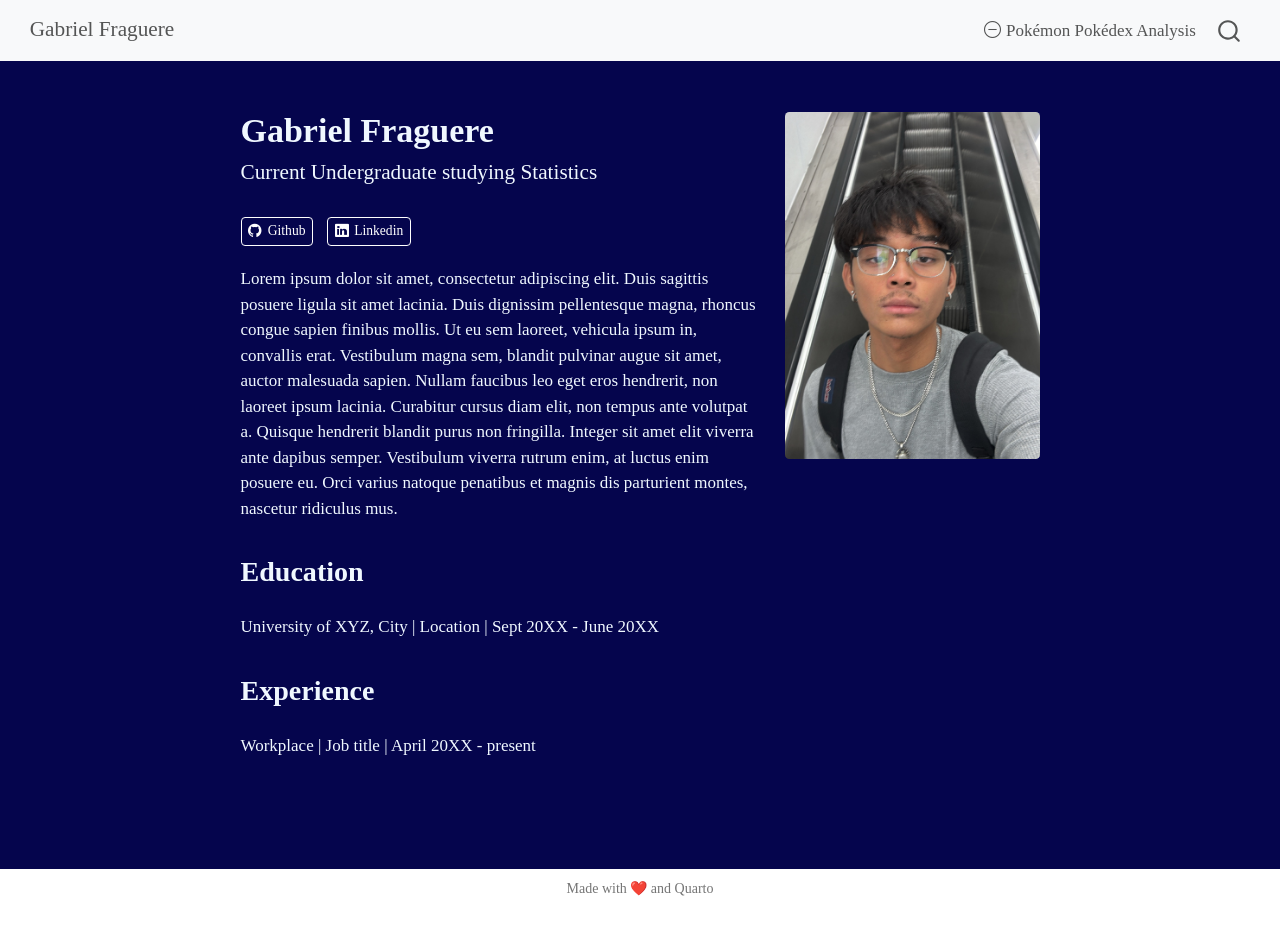
<file: docs/index.html>
<!DOCTYPE html>
<html xmlns="http://www.w3.org/1999/xhtml" lang="en" xml:lang="en"><head>

<meta charset="utf-8">
<meta name="generator" content="quarto-1.9.36">

<meta name="viewport" content="width=device-width, initial-scale=1.0, user-scalable=yes">


<title>Gabriel Fraguere – Home</title>
<style>
/* Default styles provided by pandoc.
** See https://pandoc.org/MANUAL.html#variables-for-html for config info.
*/
code{white-space: pre-wrap;}
span.smallcaps{font-variant: small-caps;}
div.columns{display: flex; gap: min(4vw, 1.5em);}
div.column{flex: auto; overflow-x: auto;}
div.hanging-indent{margin-left: 1.5em; text-indent: -1.5em;}
ul.task-list{list-style: none;}
ul.task-list li input[type="checkbox"] {
  width: 0.8em;
  margin: 0 0.8em 0.2em -1em; /* quarto-specific, see https://github.com/quarto-dev/quarto-cli/issues/4556 */ 
  vertical-align: middle;
}
</style>


<script src="site_libs/quarto-nav/quarto-nav.js"></script>
<script src="site_libs/quarto-nav/headroom.min.js"></script>
<script src="site_libs/clipboard/clipboard.min.js"></script>
<script src="site_libs/quarto-search/autocomplete.umd.js"></script>
<script src="site_libs/quarto-search/fuse.min.js"></script>
<script src="site_libs/quarto-search/quarto-search.js"></script>
<meta name="quarto:offset" content="./">
<script src="site_libs/quarto-html/quarto.js" type="module"></script>
<script src="site_libs/quarto-html/tabsets/tabsets.js" type="module"></script>
<script src="site_libs/quarto-html/popper.min.js"></script>
<script src="site_libs/quarto-html/tippy.umd.min.js"></script>
<link href="site_libs/quarto-html/tippy.css" rel="stylesheet">
<link href="site_libs/quarto-html/quarto-syntax-highlighting-dark-f418161beb48e0141c760e455f12af2c.css" rel="stylesheet" id="quarto-text-highlighting-styles">
<script src="site_libs/bootstrap/bootstrap.min.js"></script>
<link href="site_libs/bootstrap/bootstrap-icons.css" rel="stylesheet">
<link href="site_libs/bootstrap/bootstrap-021977e726df2f12b7e7494984d4d621.min.css" rel="stylesheet" append-hash="true" id="quarto-bootstrap" data-mode="dark">
<script id="quarto-search-options" type="application/json">{
  "location": "navbar",
  "copy-button": false,
  "collapse-after": 3,
  "panel-placement": "end",
  "type": "overlay",
  "limit": 50,
  "keyboard-shortcut": [
    "f",
    "/",
    "s"
  ],
  "show-item-context": false,
  "language": {
    "search-no-results-text": "No results",
    "search-matching-documents-text": "matching documents",
    "search-copy-link-title": "Copy link to search",
    "search-hide-matches-text": "Hide additional matches",
    "search-more-match-text": "more match in this document",
    "search-more-matches-text": "more matches in this document",
    "search-clear-button-title": "Clear",
    "search-text-placeholder": "",
    "search-detached-cancel-button-title": "Cancel",
    "search-submit-button-title": "Submit",
    "search-label": "Search"
  }
}</script>


<meta property="og:title" content="Gabriel Fraguere – Home">
<meta property="og:description" content="Current Undergraduate studying Statistics">
<meta property="og:image" content="profile.jpeg">
<meta property="og:site_name" content="Home">
</head>

<body class="nav-fixed fullcontent quarto-light">

<div id="quarto-search-results"></div>
  <header id="quarto-header" class="headroom fixed-top">
    <nav class="navbar navbar-expand-lg " data-bs-theme="dark">
      <div class="navbar-container container-fluid">
      <div class="navbar-brand-container mx-auto">
    <a class="navbar-brand" href="./index.html">
    <span class="navbar-title">Gabriel Fraguere</span>
    </a>
  </div>
            <div id="quarto-search" class="" title="Search"></div>
          <button class="navbar-toggler" type="button" data-bs-toggle="collapse" data-bs-target="#navbarCollapse" aria-controls="navbarCollapse" role="menu" aria-expanded="false" aria-label="Toggle navigation" onclick="if (window.quartoToggleHeadroom) { window.quartoToggleHeadroom(); }">
  <span class="navbar-toggler-icon"></span>
</button>
          <div class="collapse navbar-collapse" id="navbarCollapse">
            <ul class="navbar-nav navbar-nav-scroll ms-auto">
  <li class="nav-item">
    <a class="nav-link" href="./projects/finalproject.html"> <i class="bi bi-dash-circle" role="img">
</i> 
<span class="menu-text">Pokémon Pokédex Analysis</span></a>
  </li>  
</ul>
          </div> <!-- /navcollapse -->
            <div class="quarto-navbar-tools">
</div>
      </div> <!-- /container-fluid -->
    </nav>
</header>
<!-- content -->
<div id="quarto-content" class="quarto-container page-columns page-rows-contents page-layout-article page-navbar">
<!-- sidebar -->
<!-- margin-sidebar -->
    
<!-- main -->
<div class="quarto-about-solana column-body">
  <div class="about-entity">
    <div class="entity-contents">
      <header id="title-block-header" class="quarto-title-block default">
<div class="quarto-title">
<h1 class="title">Gabriel Fraguere</h1>
<p class="subtitle lead">Current Undergraduate studying Statistics</p>
</div>
<div class="quarto-title-meta">
  </div>
</header> <div class="about-links">
  <a href="https://github.com/gfraguere17" class="about-link" rel="" target="">
    <i class="bi bi-github"></i>
     <span class="about-link-text">Github</span>
  </a>
  <a href="https://www.linkedin.com/in/gabriel-fraguere-883075225/" class="about-link" rel="" target="">
    <i class="bi bi-linkedin"></i>
     <span class="about-link-text">Linkedin</span>
  </a>
</div>
      <div class="about-contents"><main class="content" id="quarto-document-content">
<p>Lorem ipsum dolor sit amet, consectetur adipiscing elit. Duis sagittis posuere ligula sit amet lacinia. Duis dignissim pellentesque magna, rhoncus congue sapien finibus mollis. Ut eu sem laoreet, vehicula ipsum in, convallis erat. Vestibulum magna sem, blandit pulvinar augue sit amet, auctor malesuada sapien. Nullam faucibus leo eget eros hendrerit, non laoreet ipsum lacinia. Curabitur cursus diam elit, non tempus ante volutpat a. Quisque hendrerit blandit purus non fringilla. Integer sit amet elit viverra ante dapibus semper. Vestibulum viverra rutrum enim, at luctus enim posuere eu. Orci varius natoque penatibus et magnis dis parturient montes, nascetur ridiculus mus.</p>
<section id="education" class="level2">
<h2 data-anchor-id="education">Education</h2>
<p>University of XYZ, City | Location | Sept 20XX - June 20XX</p>
</section>
<section id="experience" class="level2">
<h2 data-anchor-id="experience">Experience</h2>
<p>Workplace | Job title | April 20XX - present</p>


</section>
</main></div>
    </div>
    <img src="profile.jpeg" class="about-image
  rounded " style="width: 15em;">
  </div>
</div>
 <!-- /main -->
<script id="quarto-html-after-body" type="application/javascript">
  window.document.addEventListener("DOMContentLoaded", function (event) {
    const isCodeAnnotation = (el) => {
      for (const clz of el.classList) {
        if (clz.startsWith('code-annotation-')) {                     
          return true;
        }
      }
      return false;
    }
    const onCopySuccess = function(e) {
      // button target
      const button = e.trigger;
      // don't keep focus
      button.blur();
      // flash "checked"
      button.classList.add('code-copy-button-checked');
      var currentTitle = button.getAttribute("title");
      button.setAttribute("title", "Copied!");
      let tooltip;
      if (window.bootstrap) {
        button.setAttribute("data-bs-toggle", "tooltip");
        button.setAttribute("data-bs-placement", "left");
        button.setAttribute("data-bs-title", "Copied!");
        tooltip = new bootstrap.Tooltip(button, 
          { trigger: "manual", 
            customClass: "code-copy-button-tooltip",
            offset: [0, -8]});
        tooltip.show();    
      }
      setTimeout(function() {
        if (tooltip) {
          tooltip.hide();
          button.removeAttribute("data-bs-title");
          button.removeAttribute("data-bs-toggle");
          button.removeAttribute("data-bs-placement");
        }
        button.setAttribute("title", currentTitle);
        button.classList.remove('code-copy-button-checked');
      }, 1000);
      // clear code selection
      e.clearSelection();
    }
    const getTextToCopy = function(trigger) {
      const outerScaffold = trigger.parentElement.cloneNode(true);
      const codeEl = outerScaffold.querySelector('code');
      for (const childEl of codeEl.children) {
        if (isCodeAnnotation(childEl)) {
          childEl.remove();
        }
      }
      return codeEl.innerText;
    }
    const clipboard = new window.ClipboardJS('.code-copy-button:not([data-in-quarto-modal])', {
      text: getTextToCopy
    });
    clipboard.on('success', onCopySuccess);
    if (window.document.getElementById('quarto-embedded-source-code-modal')) {
      const clipboardModal = new window.ClipboardJS('.code-copy-button[data-in-quarto-modal]', {
        text: getTextToCopy,
        container: window.document.getElementById('quarto-embedded-source-code-modal')
      });
      clipboardModal.on('success', onCopySuccess);
    }
      var localhostRegex = new RegExp(/^(?:http|https):\/\/localhost\:?[0-9]*\//);
      var mailtoRegex = new RegExp(/^mailto:/);
        var filterRegex = new RegExp('/' + window.location.host + '/');
      var isInternal = (href) => {
          return filterRegex.test(href) || localhostRegex.test(href) || mailtoRegex.test(href);
      }
      // Inspect non-navigation links and adorn them if external
     var links = window.document.querySelectorAll('a[href]:not(.nav-link):not(.navbar-brand):not(.toc-action):not(.sidebar-link):not(.sidebar-item-toggle):not(.pagination-link):not(.no-external):not([aria-hidden]):not(.dropdown-item):not(.quarto-navigation-tool):not(.about-link)');
      for (var i=0; i<links.length; i++) {
        const link = links[i];
        if (!isInternal(link.href)) {
          // undo the damage that might have been done by quarto-nav.js in the case of
          // links that we want to consider external
          if (link.dataset.originalHref !== undefined) {
            link.href = link.dataset.originalHref;
          }
        }
      }
    function tippyHover(el, contentFn, onTriggerFn, onUntriggerFn) {
      const config = {
        allowHTML: true,
        maxWidth: 500,
        delay: 100,
        arrow: false,
        appendTo: function(el) {
            return el.parentElement;
        },
        interactive: true,
        interactiveBorder: 10,
        theme: 'quarto',
        placement: 'bottom-start',
      };
      if (contentFn) {
        config.content = contentFn;
      }
      if (onTriggerFn) {
        config.onTrigger = onTriggerFn;
      }
      if (onUntriggerFn) {
        config.onUntrigger = onUntriggerFn;
      }
      window.tippy(el, config); 
    }
    const noterefs = window.document.querySelectorAll('a[role="doc-noteref"]');
    for (var i=0; i<noterefs.length; i++) {
      const ref = noterefs[i];
      tippyHover(ref, function() {
        // use id or data attribute instead here
        let href = ref.getAttribute('data-footnote-href') || ref.getAttribute('href');
        try { href = new URL(href).hash; } catch {}
        const id = href.replace(/^#\/?/, "");
        const note = window.document.getElementById(id);
        if (note) {
          return note.innerHTML;
        } else {
          return "";
        }
      });
    }
    const xrefs = window.document.querySelectorAll('a.quarto-xref');
    const processXRef = (id, note) => {
      // Strip column container classes
      const stripColumnClz = (el) => {
        el.classList.remove("page-full", "page-columns");
        if (el.children) {
          for (const child of el.children) {
            stripColumnClz(child);
          }
        }
      }
      stripColumnClz(note)
      if (id === null || id.startsWith('sec-')) {
        // Special case sections, only their first couple elements
        const container = document.createElement("div");
        if (note.children && note.children.length > 2) {
          container.appendChild(note.children[0].cloneNode(true));
          for (let i = 1; i < note.children.length; i++) {
            const child = note.children[i];
            if (child.tagName === "P" && child.innerText === "") {
              continue;
            } else {
              container.appendChild(child.cloneNode(true));
              break;
            }
          }
          if (window.Quarto?.typesetMath) {
            window.Quarto.typesetMath(container);
          }
          return container.innerHTML
        } else {
          if (window.Quarto?.typesetMath) {
            window.Quarto.typesetMath(note);
          }
          return note.innerHTML;
        }
      } else {
        // Remove any anchor links if they are present
        const anchorLink = note.querySelector('a.anchorjs-link');
        if (anchorLink) {
          anchorLink.remove();
        }
        if (window.Quarto?.typesetMath) {
          window.Quarto.typesetMath(note);
        }
        if (note.classList.contains("callout")) {
          return note.outerHTML;
        } else {
          return note.innerHTML;
        }
      }
    }
    for (var i=0; i<xrefs.length; i++) {
      const xref = xrefs[i];
      tippyHover(xref, undefined, function(instance) {
        instance.disable();
        let url = xref.getAttribute('href');
        let hash = undefined; 
        if (url.startsWith('#')) {
          hash = url;
        } else {
          try { hash = new URL(url).hash; } catch {}
        }
        if (hash) {
          const id = hash.replace(/^#\/?/, "");
          const note = window.document.getElementById(id);
          if (note !== null) {
            try {
              const html = processXRef(id, note.cloneNode(true));
              instance.setContent(html);
            } finally {
              instance.enable();
              instance.show();
            }
          } else {
            // See if we can fetch this
            fetch(url.split('#')[0])
            .then(res => res.text())
            .then(html => {
              const parser = new DOMParser();
              const htmlDoc = parser.parseFromString(html, "text/html");
              const note = htmlDoc.getElementById(id);
              if (note !== null) {
                const html = processXRef(id, note);
                instance.setContent(html);
              } 
            }).finally(() => {
              instance.enable();
              instance.show();
            });
          }
        } else {
          // See if we can fetch a full url (with no hash to target)
          // This is a special case and we should probably do some content thinning / targeting
          fetch(url)
          .then(res => res.text())
          .then(html => {
            const parser = new DOMParser();
            const htmlDoc = parser.parseFromString(html, "text/html");
            const note = htmlDoc.querySelector('main.content');
            if (note !== null) {
              // This should only happen for chapter cross references
              // (since there is no id in the URL)
              // remove the first header
              if (note.children.length > 0 && note.children[0].tagName === "HEADER") {
                note.children[0].remove();
              }
              const html = processXRef(null, note);
              instance.setContent(html);
            } 
          }).finally(() => {
            instance.enable();
            instance.show();
          });
        }
      }, function(instance) {
      });
    }
        let selectedAnnoteEl;
        const selectorForAnnotation = ( cell, annotation) => {
          let cellAttr = 'data-code-cell="' + cell + '"';
          let lineAttr = 'data-code-annotation="' +  annotation + '"';
          const selector = 'span[' + cellAttr + '][' + lineAttr + ']';
          return selector;
        }
        const selectCodeLines = (annoteEl) => {
          const doc = window.document;
          const targetCell = annoteEl.getAttribute("data-target-cell");
          const targetAnnotation = annoteEl.getAttribute("data-target-annotation");
          const annoteSpan = window.document.querySelector(selectorForAnnotation(targetCell, targetAnnotation));
          const lines = annoteSpan.getAttribute("data-code-lines").split(",");
          const lineIds = lines.map((line) => {
            return targetCell + "-" + line;
          })
          let top = null;
          let height = null;
          let parent = null;
          if (lineIds.length > 0) {
              //compute the position of the single el (top and bottom and make a div)
              const el = window.document.getElementById(lineIds[0]);
              top = el.offsetTop;
              height = el.offsetHeight;
              parent = el.parentElement.parentElement;
            if (lineIds.length > 1) {
              const lastEl = window.document.getElementById(lineIds[lineIds.length - 1]);
              const bottom = lastEl.offsetTop + lastEl.offsetHeight;
              height = bottom - top;
            }
            if (top !== null && height !== null && parent !== null) {
              // cook up a div (if necessary) and position it 
              let div = window.document.getElementById("code-annotation-line-highlight");
              if (div === null) {
                div = window.document.createElement("div");
                div.setAttribute("id", "code-annotation-line-highlight");
                div.style.position = 'absolute';
                parent.appendChild(div);
              }
              div.style.top = top - 2 + "px";
              div.style.height = height + 4 + "px";
              div.style.left = 0;
              let gutterDiv = window.document.getElementById("code-annotation-line-highlight-gutter");
              if (gutterDiv === null) {
                gutterDiv = window.document.createElement("div");
                gutterDiv.setAttribute("id", "code-annotation-line-highlight-gutter");
                gutterDiv.style.position = 'absolute';
                const codeCell = window.document.getElementById(targetCell);
                const gutter = codeCell.querySelector('.code-annotation-gutter');
                gutter.appendChild(gutterDiv);
              }
              gutterDiv.style.top = top - 2 + "px";
              gutterDiv.style.height = height + 4 + "px";
            }
            selectedAnnoteEl = annoteEl;
          }
        };
        const unselectCodeLines = () => {
          const elementsIds = ["code-annotation-line-highlight", "code-annotation-line-highlight-gutter"];
          elementsIds.forEach((elId) => {
            const div = window.document.getElementById(elId);
            if (div) {
              div.remove();
            }
          });
          selectedAnnoteEl = undefined;
        };
          // Handle positioning of the toggle
      window.addEventListener(
        "resize",
        throttle(() => {
          elRect = undefined;
          if (selectedAnnoteEl) {
            selectCodeLines(selectedAnnoteEl);
          }
        }, 10)
      );
      function throttle(fn, ms) {
      let throttle = false;
      let timer;
        return (...args) => {
          if(!throttle) { // first call gets through
              fn.apply(this, args);
              throttle = true;
          } else { // all the others get throttled
              if(timer) clearTimeout(timer); // cancel #2
              timer = setTimeout(() => {
                fn.apply(this, args);
                timer = throttle = false;
              }, ms);
          }
        };
      }
        // Attach click handler to the DT
        const annoteDls = window.document.querySelectorAll('dt[data-target-cell]');
        for (const annoteDlNode of annoteDls) {
          annoteDlNode.addEventListener('click', (event) => {
            const clickedEl = event.target;
            if (clickedEl !== selectedAnnoteEl) {
              unselectCodeLines();
              const activeEl = window.document.querySelector('dt[data-target-cell].code-annotation-active');
              if (activeEl) {
                activeEl.classList.remove('code-annotation-active');
              }
              selectCodeLines(clickedEl);
              clickedEl.classList.add('code-annotation-active');
            } else {
              // Unselect the line
              unselectCodeLines();
              clickedEl.classList.remove('code-annotation-active');
            }
          });
        }
    const findCites = (el) => {
      const parentEl = el.parentElement;
      if (parentEl) {
        const cites = parentEl.dataset.cites;
        if (cites) {
          return {
            el,
            cites: cites.split(' ')
          };
        } else {
          return findCites(el.parentElement)
        }
      } else {
        return undefined;
      }
    };
    var bibliorefs = window.document.querySelectorAll('a[role="doc-biblioref"]');
    for (var i=0; i<bibliorefs.length; i++) {
      const ref = bibliorefs[i];
      const citeInfo = findCites(ref);
      if (citeInfo) {
        tippyHover(citeInfo.el, function() {
          var popup = window.document.createElement('div');
          citeInfo.cites.forEach(function(cite) {
            var citeDiv = window.document.createElement('div');
            citeDiv.classList.add('hanging-indent');
            citeDiv.classList.add('csl-entry');
            var biblioDiv = window.document.getElementById('ref-' + cite);
            if (biblioDiv) {
              citeDiv.innerHTML = biblioDiv.innerHTML;
            }
            popup.appendChild(citeDiv);
          });
          return popup.innerHTML;
        });
      }
    }
  });
  </script>
</div> <!-- /content -->
<footer class="footer">
  <div class="nav-footer">
    <div class="nav-footer-left">
      &nbsp;
    </div>   
    <div class="nav-footer-center">
<p>Made with ❤️ and Quarto</p>
</div>
    <div class="nav-footer-right">
      &nbsp;
    </div>
  </div>
</footer>




</body></html>
</file>
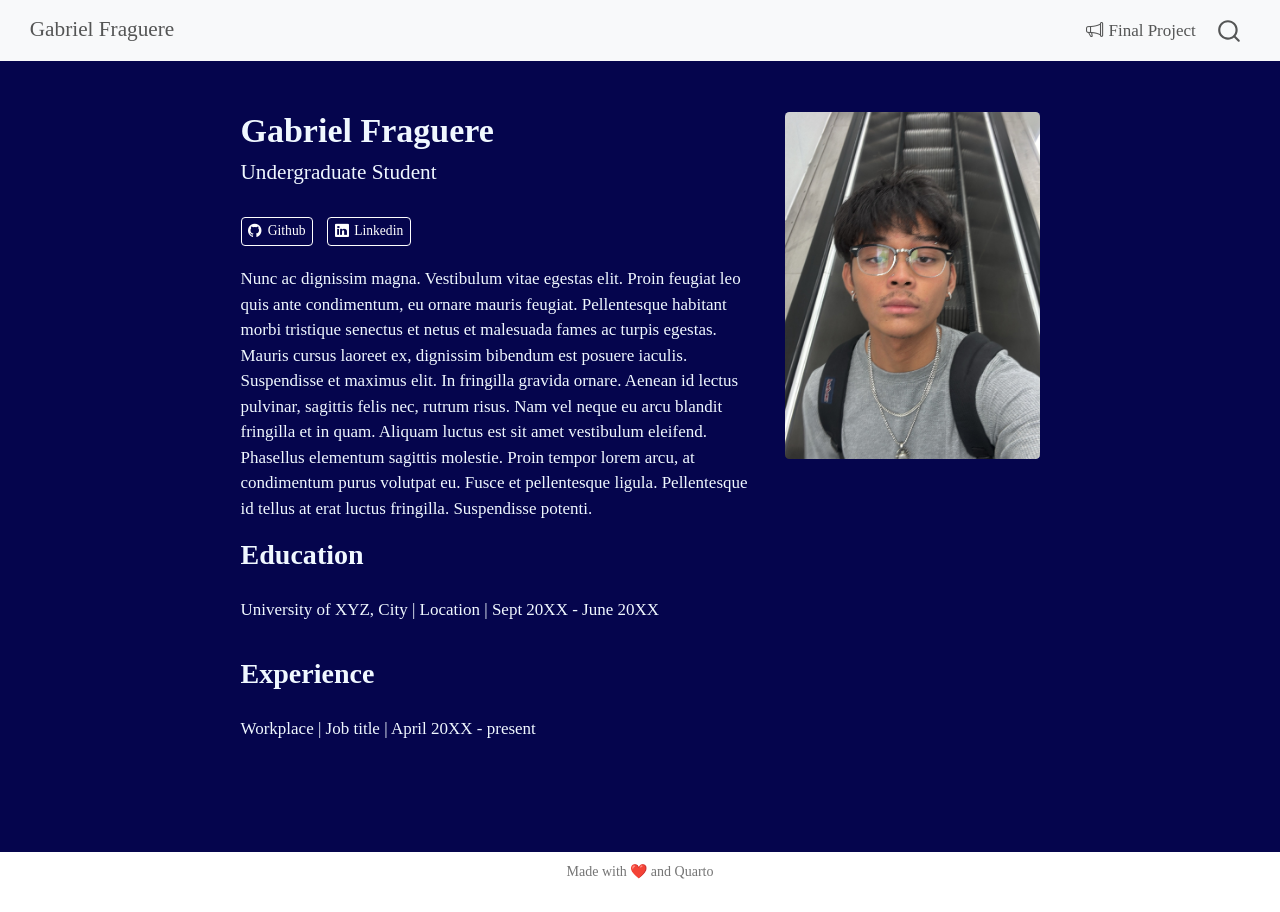
<file: website/docs/index.html>
<!DOCTYPE html>
<html xmlns="http://www.w3.org/1999/xhtml" lang="en" xml:lang="en"><head>

<meta charset="utf-8">
<meta name="generator" content="quarto-1.5.57">

<meta name="viewport" content="width=device-width, initial-scale=1.0, user-scalable=yes">


<title>Gabriel Fraguere – Home</title>
<style>
code{white-space: pre-wrap;}
span.smallcaps{font-variant: small-caps;}
div.columns{display: flex; gap: min(4vw, 1.5em);}
div.column{flex: auto; overflow-x: auto;}
div.hanging-indent{margin-left: 1.5em; text-indent: -1.5em;}
ul.task-list{list-style: none;}
ul.task-list li input[type="checkbox"] {
  width: 0.8em;
  margin: 0 0.8em 0.2em -1em; /* quarto-specific, see https://github.com/quarto-dev/quarto-cli/issues/4556 */ 
  vertical-align: middle;
}
</style>


<script src="site_libs/quarto-nav/quarto-nav.js"></script>
<script src="site_libs/quarto-nav/headroom.min.js"></script>
<script src="site_libs/clipboard/clipboard.min.js"></script>
<script src="site_libs/quarto-search/autocomplete.umd.js"></script>
<script src="site_libs/quarto-search/fuse.min.js"></script>
<script src="site_libs/quarto-search/quarto-search.js"></script>
<meta name="quarto:offset" content="./">
<script src="site_libs/quarto-html/quarto.js"></script>
<script src="site_libs/quarto-html/popper.min.js"></script>
<script src="site_libs/quarto-html/tippy.umd.min.js"></script>
<link href="site_libs/quarto-html/tippy.css" rel="stylesheet">
<link href="site_libs/quarto-html/quarto-syntax-highlighting-dark.css" rel="stylesheet" id="quarto-text-highlighting-styles">
<script src="site_libs/bootstrap/bootstrap.min.js"></script>
<link href="site_libs/bootstrap/bootstrap-icons.css" rel="stylesheet">
<link href="site_libs/bootstrap/bootstrap.min.css" rel="stylesheet" id="quarto-bootstrap" data-mode="dark">
<script id="quarto-search-options" type="application/json">{
  "location": "navbar",
  "copy-button": false,
  "collapse-after": 3,
  "panel-placement": "end",
  "type": "overlay",
  "limit": 50,
  "keyboard-shortcut": [
    "f",
    "/",
    "s"
  ],
  "show-item-context": false,
  "language": {
    "search-no-results-text": "No results",
    "search-matching-documents-text": "matching documents",
    "search-copy-link-title": "Copy link to search",
    "search-hide-matches-text": "Hide additional matches",
    "search-more-match-text": "more match in this document",
    "search-more-matches-text": "more matches in this document",
    "search-clear-button-title": "Clear",
    "search-text-placeholder": "",
    "search-detached-cancel-button-title": "Cancel",
    "search-submit-button-title": "Submit",
    "search-label": "Search"
  }
}</script>


<meta property="og:title" content="Gabriel Fraguere – Home">
<meta property="og:description" content="Undergraduate Student">
<meta property="og:image" content="profile.jpeg">
<meta property="og:site_name" content="Home">
</head>

<body class="nav-fixed fullcontent">

<div id="quarto-search-results"></div>
  <header id="quarto-header" class="headroom fixed-top">
    <nav class="navbar navbar-expand-lg " data-bs-theme="dark">
      <div class="navbar-container container-fluid">
      <div class="navbar-brand-container mx-auto">
    <a class="navbar-brand" href="./index.html">
    <span class="navbar-title">Gabriel Fraguere</span>
    </a>
  </div>
            <div id="quarto-search" class="" title="Search"></div>
          <button class="navbar-toggler" type="button" data-bs-toggle="collapse" data-bs-target="#navbarCollapse" aria-controls="navbarCollapse" role="menu" aria-expanded="false" aria-label="Toggle navigation" onclick="if (window.quartoToggleHeadroom) { window.quartoToggleHeadroom(); }">
  <span class="navbar-toggler-icon"></span>
</button>
          <div class="collapse navbar-collapse" id="navbarCollapse">
            <ul class="navbar-nav navbar-nav-scroll ms-auto">
  <li class="nav-item">
    <a class="nav-link" href="./projects/finalproject.html"> <i class="bi bi-megaphone" role="img">
</i> 
<span class="menu-text">Final Project</span></a>
  </li>  
</ul>
          </div> <!-- /navcollapse -->
            <div class="quarto-navbar-tools">
</div>
      </div> <!-- /container-fluid -->
    </nav>
</header>
<!-- content -->
<div id="quarto-content" class="quarto-container page-columns page-rows-contents page-layout-article page-navbar">
<!-- sidebar -->
<!-- margin-sidebar -->
    
<!-- main -->
<div class="quarto-about-solana column-body">
  <div class="about-entity">
    <div class="entity-contents">
      <header id="title-block-header" class="quarto-title-block default">
<div class="quarto-title">
<h1 class="title">Gabriel Fraguere</h1>
<p class="subtitle lead">Undergraduate Student</p>
</div>
<div class="quarto-title-meta">
  </div>
</header> <div class="about-links">
  <a href="https://github.com/gfraguere17" class="about-link" rel="" target="">
    <i class="bi bi-github"></i>
     <span class="about-link-text">Github</span>
  </a>
  <a href="https://www.linkedin.com/in/gabriel-fraguere-883075225/" class="about-link" rel="" target="">
    <i class="bi bi-linkedin"></i>
     <span class="about-link-text">Linkedin</span>
  </a>
</div>
      <div class="about-contents"><main class="content" id="quarto-document-content">
<p>Nunc ac dignissim magna. Vestibulum vitae egestas elit. Proin feugiat leo quis ante condimentum, eu ornare mauris feugiat. Pellentesque habitant morbi tristique senectus et netus et malesuada fames ac turpis egestas. Mauris cursus laoreet ex, dignissim bibendum est posuere iaculis. Suspendisse et maximus elit. In fringilla gravida ornare. Aenean id lectus pulvinar, sagittis felis nec, rutrum risus. Nam vel neque eu arcu blandit fringilla et in quam. Aliquam luctus est sit amet vestibulum eleifend. Phasellus elementum sagittis molestie. Proin tempor lorem arcu, at condimentum purus volutpat eu. Fusce et pellentesque ligula. Pellentesque id tellus at erat luctus fringilla. Suspendisse potenti.</p>
<section id="education" class="level2">
<h2 data-anchor-id="education">Education</h2>
<p>University of XYZ, City | Location | Sept 20XX - June 20XX</p>
</section>
<section id="experience" class="level2">
<h2 data-anchor-id="experience">Experience</h2>
<p>Workplace | Job title | April 20XX - present</p>


</section>
</main></div>
    </div>
    <img src="profile.jpeg" class="about-image
  rounded " style="width: 15em;">
  </div>
</div>
 <!-- /main -->
<script id="quarto-html-after-body" type="application/javascript">
window.document.addEventListener("DOMContentLoaded", function (event) {
  const toggleBodyColorMode = (bsSheetEl) => {
    const mode = bsSheetEl.getAttribute("data-mode");
    const bodyEl = window.document.querySelector("body");
    if (mode === "dark") {
      bodyEl.classList.add("quarto-dark");
      bodyEl.classList.remove("quarto-light");
    } else {
      bodyEl.classList.add("quarto-light");
      bodyEl.classList.remove("quarto-dark");
    }
  }
  const toggleBodyColorPrimary = () => {
    const bsSheetEl = window.document.querySelector("link#quarto-bootstrap");
    if (bsSheetEl) {
      toggleBodyColorMode(bsSheetEl);
    }
  }
  toggleBodyColorPrimary();  
  const isCodeAnnotation = (el) => {
    for (const clz of el.classList) {
      if (clz.startsWith('code-annotation-')) {                     
        return true;
      }
    }
    return false;
  }
  const onCopySuccess = function(e) {
    // button target
    const button = e.trigger;
    // don't keep focus
    button.blur();
    // flash "checked"
    button.classList.add('code-copy-button-checked');
    var currentTitle = button.getAttribute("title");
    button.setAttribute("title", "Copied!");
    let tooltip;
    if (window.bootstrap) {
      button.setAttribute("data-bs-toggle", "tooltip");
      button.setAttribute("data-bs-placement", "left");
      button.setAttribute("data-bs-title", "Copied!");
      tooltip = new bootstrap.Tooltip(button, 
        { trigger: "manual", 
          customClass: "code-copy-button-tooltip",
          offset: [0, -8]});
      tooltip.show();    
    }
    setTimeout(function() {
      if (tooltip) {
        tooltip.hide();
        button.removeAttribute("data-bs-title");
        button.removeAttribute("data-bs-toggle");
        button.removeAttribute("data-bs-placement");
      }
      button.setAttribute("title", currentTitle);
      button.classList.remove('code-copy-button-checked');
    }, 1000);
    // clear code selection
    e.clearSelection();
  }
  const getTextToCopy = function(trigger) {
      const codeEl = trigger.previousElementSibling.cloneNode(true);
      for (const childEl of codeEl.children) {
        if (isCodeAnnotation(childEl)) {
          childEl.remove();
        }
      }
      return codeEl.innerText;
  }
  const clipboard = new window.ClipboardJS('.code-copy-button:not([data-in-quarto-modal])', {
    text: getTextToCopy
  });
  clipboard.on('success', onCopySuccess);
  if (window.document.getElementById('quarto-embedded-source-code-modal')) {
    // For code content inside modals, clipBoardJS needs to be initialized with a container option
    // TODO: Check when it could be a function (https://github.com/zenorocha/clipboard.js/issues/860)
    const clipboardModal = new window.ClipboardJS('.code-copy-button[data-in-quarto-modal]', {
      text: getTextToCopy,
      container: window.document.getElementById('quarto-embedded-source-code-modal')
    });
    clipboardModal.on('success', onCopySuccess);
  }
    var localhostRegex = new RegExp(/^(?:http|https):\/\/localhost\:?[0-9]*\//);
    var mailtoRegex = new RegExp(/^mailto:/);
      var filterRegex = new RegExp('/' + window.location.host + '/');
    var isInternal = (href) => {
        return filterRegex.test(href) || localhostRegex.test(href) || mailtoRegex.test(href);
    }
    // Inspect non-navigation links and adorn them if external
 	var links = window.document.querySelectorAll('a[href]:not(.nav-link):not(.navbar-brand):not(.toc-action):not(.sidebar-link):not(.sidebar-item-toggle):not(.pagination-link):not(.no-external):not([aria-hidden]):not(.dropdown-item):not(.quarto-navigation-tool):not(.about-link)');
    for (var i=0; i<links.length; i++) {
      const link = links[i];
      if (!isInternal(link.href)) {
        // undo the damage that might have been done by quarto-nav.js in the case of
        // links that we want to consider external
        if (link.dataset.originalHref !== undefined) {
          link.href = link.dataset.originalHref;
        }
      }
    }
  function tippyHover(el, contentFn, onTriggerFn, onUntriggerFn) {
    const config = {
      allowHTML: true,
      maxWidth: 500,
      delay: 100,
      arrow: false,
      appendTo: function(el) {
          return el.parentElement;
      },
      interactive: true,
      interactiveBorder: 10,
      theme: 'quarto',
      placement: 'bottom-start',
    };
    if (contentFn) {
      config.content = contentFn;
    }
    if (onTriggerFn) {
      config.onTrigger = onTriggerFn;
    }
    if (onUntriggerFn) {
      config.onUntrigger = onUntriggerFn;
    }
    window.tippy(el, config); 
  }
  const noterefs = window.document.querySelectorAll('a[role="doc-noteref"]');
  for (var i=0; i<noterefs.length; i++) {
    const ref = noterefs[i];
    tippyHover(ref, function() {
      // use id or data attribute instead here
      let href = ref.getAttribute('data-footnote-href') || ref.getAttribute('href');
      try { href = new URL(href).hash; } catch {}
      const id = href.replace(/^#\/?/, "");
      const note = window.document.getElementById(id);
      if (note) {
        return note.innerHTML;
      } else {
        return "";
      }
    });
  }
  const xrefs = window.document.querySelectorAll('a.quarto-xref');
  const processXRef = (id, note) => {
    // Strip column container classes
    const stripColumnClz = (el) => {
      el.classList.remove("page-full", "page-columns");
      if (el.children) {
        for (const child of el.children) {
          stripColumnClz(child);
        }
      }
    }
    stripColumnClz(note)
    if (id === null || id.startsWith('sec-')) {
      // Special case sections, only their first couple elements
      const container = document.createElement("div");
      if (note.children && note.children.length > 2) {
        container.appendChild(note.children[0].cloneNode(true));
        for (let i = 1; i < note.children.length; i++) {
          const child = note.children[i];
          if (child.tagName === "P" && child.innerText === "") {
            continue;
          } else {
            container.appendChild(child.cloneNode(true));
            break;
          }
        }
        if (window.Quarto?.typesetMath) {
          window.Quarto.typesetMath(container);
        }
        return container.innerHTML
      } else {
        if (window.Quarto?.typesetMath) {
          window.Quarto.typesetMath(note);
        }
        return note.innerHTML;
      }
    } else {
      // Remove any anchor links if they are present
      const anchorLink = note.querySelector('a.anchorjs-link');
      if (anchorLink) {
        anchorLink.remove();
      }
      if (window.Quarto?.typesetMath) {
        window.Quarto.typesetMath(note);
      }
      // TODO in 1.5, we should make sure this works without a callout special case
      if (note.classList.contains("callout")) {
        return note.outerHTML;
      } else {
        return note.innerHTML;
      }
    }
  }
  for (var i=0; i<xrefs.length; i++) {
    const xref = xrefs[i];
    tippyHover(xref, undefined, function(instance) {
      instance.disable();
      let url = xref.getAttribute('href');
      let hash = undefined; 
      if (url.startsWith('#')) {
        hash = url;
      } else {
        try { hash = new URL(url).hash; } catch {}
      }
      if (hash) {
        const id = hash.replace(/^#\/?/, "");
        const note = window.document.getElementById(id);
        if (note !== null) {
          try {
            const html = processXRef(id, note.cloneNode(true));
            instance.setContent(html);
          } finally {
            instance.enable();
            instance.show();
          }
        } else {
          // See if we can fetch this
          fetch(url.split('#')[0])
          .then(res => res.text())
          .then(html => {
            const parser = new DOMParser();
            const htmlDoc = parser.parseFromString(html, "text/html");
            const note = htmlDoc.getElementById(id);
            if (note !== null) {
              const html = processXRef(id, note);
              instance.setContent(html);
            } 
          }).finally(() => {
            instance.enable();
            instance.show();
          });
        }
      } else {
        // See if we can fetch a full url (with no hash to target)
        // This is a special case and we should probably do some content thinning / targeting
        fetch(url)
        .then(res => res.text())
        .then(html => {
          const parser = new DOMParser();
          const htmlDoc = parser.parseFromString(html, "text/html");
          const note = htmlDoc.querySelector('main.content');
          if (note !== null) {
            // This should only happen for chapter cross references
            // (since there is no id in the URL)
            // remove the first header
            if (note.children.length > 0 && note.children[0].tagName === "HEADER") {
              note.children[0].remove();
            }
            const html = processXRef(null, note);
            instance.setContent(html);
          } 
        }).finally(() => {
          instance.enable();
          instance.show();
        });
      }
    }, function(instance) {
    });
  }
      let selectedAnnoteEl;
      const selectorForAnnotation = ( cell, annotation) => {
        let cellAttr = 'data-code-cell="' + cell + '"';
        let lineAttr = 'data-code-annotation="' +  annotation + '"';
        const selector = 'span[' + cellAttr + '][' + lineAttr + ']';
        return selector;
      }
      const selectCodeLines = (annoteEl) => {
        const doc = window.document;
        const targetCell = annoteEl.getAttribute("data-target-cell");
        const targetAnnotation = annoteEl.getAttribute("data-target-annotation");
        const annoteSpan = window.document.querySelector(selectorForAnnotation(targetCell, targetAnnotation));
        const lines = annoteSpan.getAttribute("data-code-lines").split(",");
        const lineIds = lines.map((line) => {
          return targetCell + "-" + line;
        })
        let top = null;
        let height = null;
        let parent = null;
        if (lineIds.length > 0) {
            //compute the position of the single el (top and bottom and make a div)
            const el = window.document.getElementById(lineIds[0]);
            top = el.offsetTop;
            height = el.offsetHeight;
            parent = el.parentElement.parentElement;
          if (lineIds.length > 1) {
            const lastEl = window.document.getElementById(lineIds[lineIds.length - 1]);
            const bottom = lastEl.offsetTop + lastEl.offsetHeight;
            height = bottom - top;
          }
          if (top !== null && height !== null && parent !== null) {
            // cook up a div (if necessary) and position it 
            let div = window.document.getElementById("code-annotation-line-highlight");
            if (div === null) {
              div = window.document.createElement("div");
              div.setAttribute("id", "code-annotation-line-highlight");
              div.style.position = 'absolute';
              parent.appendChild(div);
            }
            div.style.top = top - 2 + "px";
            div.style.height = height + 4 + "px";
            div.style.left = 0;
            let gutterDiv = window.document.getElementById("code-annotation-line-highlight-gutter");
            if (gutterDiv === null) {
              gutterDiv = window.document.createElement("div");
              gutterDiv.setAttribute("id", "code-annotation-line-highlight-gutter");
              gutterDiv.style.position = 'absolute';
              const codeCell = window.document.getElementById(targetCell);
              const gutter = codeCell.querySelector('.code-annotation-gutter');
              gutter.appendChild(gutterDiv);
            }
            gutterDiv.style.top = top - 2 + "px";
            gutterDiv.style.height = height + 4 + "px";
          }
          selectedAnnoteEl = annoteEl;
        }
      };
      const unselectCodeLines = () => {
        const elementsIds = ["code-annotation-line-highlight", "code-annotation-line-highlight-gutter"];
        elementsIds.forEach((elId) => {
          const div = window.document.getElementById(elId);
          if (div) {
            div.remove();
          }
        });
        selectedAnnoteEl = undefined;
      };
        // Handle positioning of the toggle
    window.addEventListener(
      "resize",
      throttle(() => {
        elRect = undefined;
        if (selectedAnnoteEl) {
          selectCodeLines(selectedAnnoteEl);
        }
      }, 10)
    );
    function throttle(fn, ms) {
    let throttle = false;
    let timer;
      return (...args) => {
        if(!throttle) { // first call gets through
            fn.apply(this, args);
            throttle = true;
        } else { // all the others get throttled
            if(timer) clearTimeout(timer); // cancel #2
            timer = setTimeout(() => {
              fn.apply(this, args);
              timer = throttle = false;
            }, ms);
        }
      };
    }
      // Attach click handler to the DT
      const annoteDls = window.document.querySelectorAll('dt[data-target-cell]');
      for (const annoteDlNode of annoteDls) {
        annoteDlNode.addEventListener('click', (event) => {
          const clickedEl = event.target;
          if (clickedEl !== selectedAnnoteEl) {
            unselectCodeLines();
            const activeEl = window.document.querySelector('dt[data-target-cell].code-annotation-active');
            if (activeEl) {
              activeEl.classList.remove('code-annotation-active');
            }
            selectCodeLines(clickedEl);
            clickedEl.classList.add('code-annotation-active');
          } else {
            // Unselect the line
            unselectCodeLines();
            clickedEl.classList.remove('code-annotation-active');
          }
        });
      }
  const findCites = (el) => {
    const parentEl = el.parentElement;
    if (parentEl) {
      const cites = parentEl.dataset.cites;
      if (cites) {
        return {
          el,
          cites: cites.split(' ')
        };
      } else {
        return findCites(el.parentElement)
      }
    } else {
      return undefined;
    }
  };
  var bibliorefs = window.document.querySelectorAll('a[role="doc-biblioref"]');
  for (var i=0; i<bibliorefs.length; i++) {
    const ref = bibliorefs[i];
    const citeInfo = findCites(ref);
    if (citeInfo) {
      tippyHover(citeInfo.el, function() {
        var popup = window.document.createElement('div');
        citeInfo.cites.forEach(function(cite) {
          var citeDiv = window.document.createElement('div');
          citeDiv.classList.add('hanging-indent');
          citeDiv.classList.add('csl-entry');
          var biblioDiv = window.document.getElementById('ref-' + cite);
          if (biblioDiv) {
            citeDiv.innerHTML = biblioDiv.innerHTML;
          }
          popup.appendChild(citeDiv);
        });
        return popup.innerHTML;
      });
    }
  }
});
</script>
</div> <!-- /content -->
<footer class="footer">
  <div class="nav-footer">
    <div class="nav-footer-left">
      &nbsp;
    </div>   
    <div class="nav-footer-center">
<p>Made with ❤️ and Quarto</p>
</div>
    <div class="nav-footer-right">
      &nbsp;
    </div>
  </div>
</footer>




</body></html>
</file>
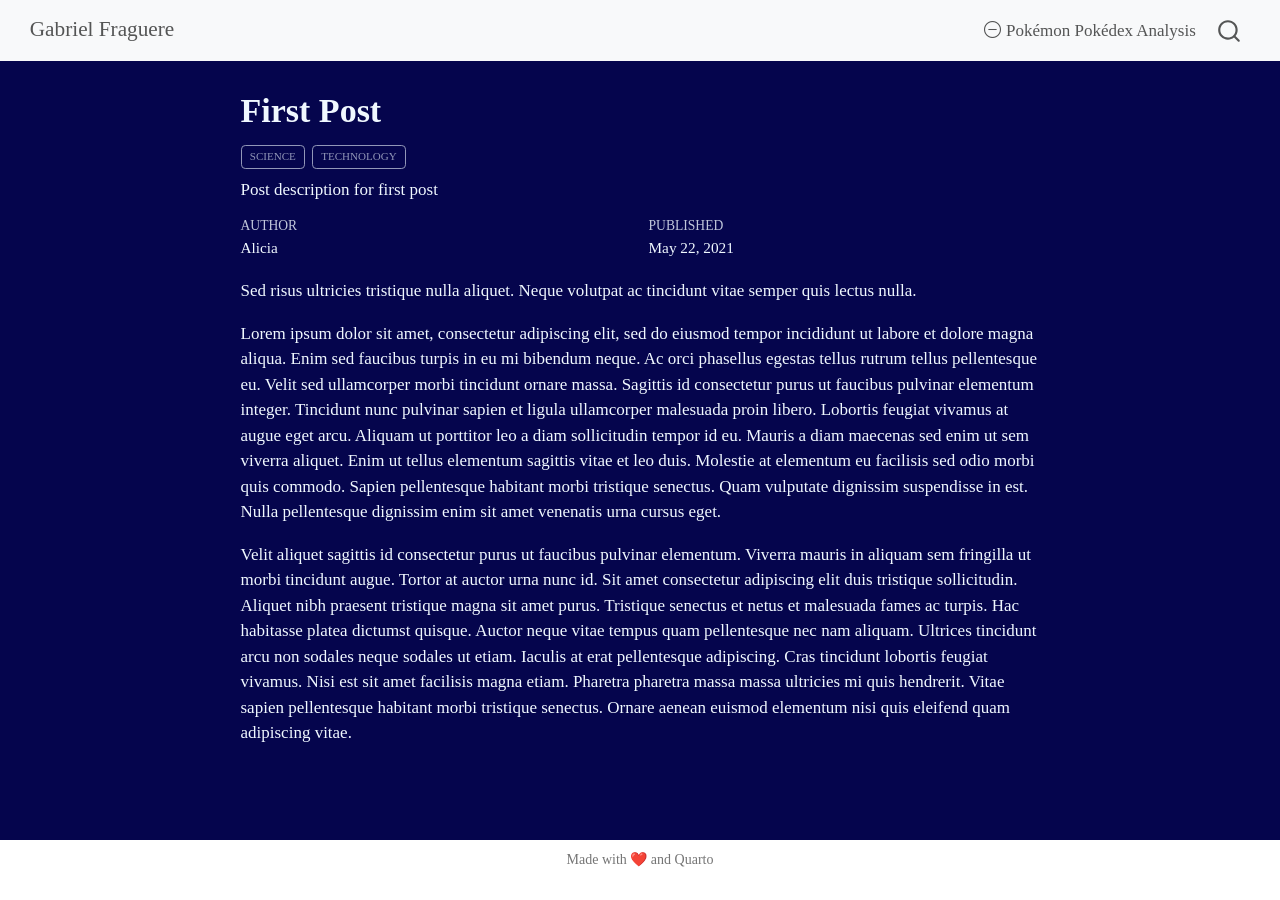
<file: docs/website/blog/first-post/index.html>
<!DOCTYPE html>
<html xmlns="http://www.w3.org/1999/xhtml" lang="en" xml:lang="en"><head>

<meta charset="utf-8">
<meta name="generator" content="quarto-1.9.36">

<meta name="viewport" content="width=device-width, initial-scale=1.0, user-scalable=yes">

<meta name="author" content="Alicia">
<meta name="dcterms.date" content="2021-05-22">
<meta name="description" content="Post description for first post">

<title>First Post – Home</title>
<style>
/* Default styles provided by pandoc.
** See https://pandoc.org/MANUAL.html#variables-for-html for config info.
*/
code{white-space: pre-wrap;}
span.smallcaps{font-variant: small-caps;}
div.columns{display: flex; gap: min(4vw, 1.5em);}
div.column{flex: auto; overflow-x: auto;}
div.hanging-indent{margin-left: 1.5em; text-indent: -1.5em;}
ul.task-list{list-style: none;}
ul.task-list li input[type="checkbox"] {
  width: 0.8em;
  margin: 0 0.8em 0.2em -1em; /* quarto-specific, see https://github.com/quarto-dev/quarto-cli/issues/4556 */ 
  vertical-align: middle;
}
</style>


<script src="../../../site_libs/quarto-nav/quarto-nav.js"></script>
<script src="../../../site_libs/quarto-nav/headroom.min.js"></script>
<script src="../../../site_libs/clipboard/clipboard.min.js"></script>
<script src="../../../site_libs/quarto-search/autocomplete.umd.js"></script>
<script src="../../../site_libs/quarto-search/fuse.min.js"></script>
<script src="../../../site_libs/quarto-search/quarto-search.js"></script>
<meta name="quarto:offset" content="../../../">
<script src="../../../site_libs/quarto-html/quarto.js" type="module"></script>
<script src="../../../site_libs/quarto-html/tabsets/tabsets.js" type="module"></script>
<script src="../../../site_libs/quarto-html/popper.min.js"></script>
<script src="../../../site_libs/quarto-html/tippy.umd.min.js"></script>
<script src="../../../site_libs/quarto-html/anchor.min.js"></script>
<link href="../../../site_libs/quarto-html/tippy.css" rel="stylesheet">
<link href="../../../site_libs/quarto-html/quarto-syntax-highlighting-dark-f418161beb48e0141c760e455f12af2c.css" rel="stylesheet" id="quarto-text-highlighting-styles">
<script src="../../../site_libs/bootstrap/bootstrap.min.js"></script>
<link href="../../../site_libs/bootstrap/bootstrap-icons.css" rel="stylesheet">
<link href="../../../site_libs/bootstrap/bootstrap-021977e726df2f12b7e7494984d4d621.min.css" rel="stylesheet" append-hash="true" id="quarto-bootstrap" data-mode="dark">
<script id="quarto-search-options" type="application/json">{
  "location": "navbar",
  "copy-button": false,
  "collapse-after": 3,
  "panel-placement": "end",
  "type": "overlay",
  "limit": 50,
  "keyboard-shortcut": [
    "f",
    "/",
    "s"
  ],
  "show-item-context": false,
  "language": {
    "search-no-results-text": "No results",
    "search-matching-documents-text": "matching documents",
    "search-copy-link-title": "Copy link to search",
    "search-hide-matches-text": "Hide additional matches",
    "search-more-match-text": "more match in this document",
    "search-more-matches-text": "more matches in this document",
    "search-clear-button-title": "Clear",
    "search-text-placeholder": "",
    "search-detached-cancel-button-title": "Cancel",
    "search-submit-button-title": "Submit",
    "search-label": "Search"
  }
}</script>


<meta property="og:title" content="First Post – Home">
<meta property="og:description" content="Post description for first post">
<meta property="og:image" content="cover.jpg">
<meta property="og:site_name" content="Home">
</head>

<body class="nav-fixed fullcontent quarto-light">

<div id="quarto-search-results"></div>
  <header id="quarto-header" class="headroom fixed-top">
    <nav class="navbar navbar-expand-lg " data-bs-theme="dark">
      <div class="navbar-container container-fluid">
      <div class="navbar-brand-container mx-auto">
    <a class="navbar-brand" href="../../../index.html">
    <span class="navbar-title">Gabriel Fraguere</span>
    </a>
  </div>
            <div id="quarto-search" class="" title="Search"></div>
          <button class="navbar-toggler" type="button" data-bs-toggle="collapse" data-bs-target="#navbarCollapse" aria-controls="navbarCollapse" role="menu" aria-expanded="false" aria-label="Toggle navigation" onclick="if (window.quartoToggleHeadroom) { window.quartoToggleHeadroom(); }">
  <span class="navbar-toggler-icon"></span>
</button>
          <div class="collapse navbar-collapse" id="navbarCollapse">
            <ul class="navbar-nav navbar-nav-scroll ms-auto">
  <li class="nav-item">
    <a class="nav-link" href="../../../projects/finalproject.html"> <i class="bi bi-dash-circle" role="img">
</i> 
<span class="menu-text">Pokémon Pokédex Analysis</span></a>
  </li>  
</ul>
          </div> <!-- /navcollapse -->
            <div class="quarto-navbar-tools">
</div>
      </div> <!-- /container-fluid -->
    </nav>
</header>
<!-- content -->
<div id="quarto-content" class="quarto-container page-columns page-rows-contents page-layout-article page-navbar">
<!-- sidebar -->
<!-- margin-sidebar -->
    
<!-- main -->
<main class="content" id="quarto-document-content">

<header id="title-block-header" class="quarto-title-block default">
<div class="quarto-title">
<h1 class="title">First Post</h1>
  <div class="quarto-categories">
    <div class="quarto-category">Science</div>
    <div class="quarto-category">Technology</div>
  </div>
  </div>

<div>
  <div class="description">
    Post description for first post
  </div>
</div>


<div class="quarto-title-meta">

    <div>
    <div class="quarto-title-meta-heading">Author</div>
    <div class="quarto-title-meta-contents">
             <p>Alicia </p>
          </div>
  </div>
    
    <div>
    <div class="quarto-title-meta-heading">Published</div>
    <div class="quarto-title-meta-contents">
      <p class="date">May 22, 2021</p>
    </div>
  </div>
  
    
  </div>
  


</header>


<p>Sed risus ultricies tristique nulla aliquet. Neque volutpat ac tincidunt vitae semper quis lectus nulla.</p>
<p>Lorem ipsum dolor sit amet, consectetur adipiscing elit, sed do eiusmod tempor incididunt ut labore et dolore magna aliqua. Enim sed faucibus turpis in eu mi bibendum neque. Ac orci phasellus egestas tellus rutrum tellus pellentesque eu. Velit sed ullamcorper morbi tincidunt ornare massa. Sagittis id consectetur purus ut faucibus pulvinar elementum integer. Tincidunt nunc pulvinar sapien et ligula ullamcorper malesuada proin libero. Lobortis feugiat vivamus at augue eget arcu. Aliquam ut porttitor leo a diam sollicitudin tempor id eu. Mauris a diam maecenas sed enim ut sem viverra aliquet. Enim ut tellus elementum sagittis vitae et leo duis. Molestie at elementum eu facilisis sed odio morbi quis commodo. Sapien pellentesque habitant morbi tristique senectus. Quam vulputate dignissim suspendisse in est. Nulla pellentesque dignissim enim sit amet venenatis urna cursus eget.</p>
<p>Velit aliquet sagittis id consectetur purus ut faucibus pulvinar elementum. Viverra mauris in aliquam sem fringilla ut morbi tincidunt augue. Tortor at auctor urna nunc id. Sit amet consectetur adipiscing elit duis tristique sollicitudin. Aliquet nibh praesent tristique magna sit amet purus. Tristique senectus et netus et malesuada fames ac turpis. Hac habitasse platea dictumst quisque. Auctor neque vitae tempus quam pellentesque nec nam aliquam. Ultrices tincidunt arcu non sodales neque sodales ut etiam. Iaculis at erat pellentesque adipiscing. Cras tincidunt lobortis feugiat vivamus. Nisi est sit amet facilisis magna etiam. Pharetra pharetra massa massa ultricies mi quis hendrerit. Vitae sapien pellentesque habitant morbi tristique senectus. Ornare aenean euismod elementum nisi quis eleifend quam adipiscing vitae.</p>



</main> <!-- /main -->
<script id="quarto-html-after-body" type="application/javascript">
  window.document.addEventListener("DOMContentLoaded", function (event) {
    const icon = "";
    const anchorJS = new window.AnchorJS();
    anchorJS.options = {
      placement: 'right',
      icon: icon
    };
    anchorJS.add('.anchored');
    const isCodeAnnotation = (el) => {
      for (const clz of el.classList) {
        if (clz.startsWith('code-annotation-')) {                     
          return true;
        }
      }
      return false;
    }
    const onCopySuccess = function(e) {
      // button target
      const button = e.trigger;
      // don't keep focus
      button.blur();
      // flash "checked"
      button.classList.add('code-copy-button-checked');
      var currentTitle = button.getAttribute("title");
      button.setAttribute("title", "Copied!");
      let tooltip;
      if (window.bootstrap) {
        button.setAttribute("data-bs-toggle", "tooltip");
        button.setAttribute("data-bs-placement", "left");
        button.setAttribute("data-bs-title", "Copied!");
        tooltip = new bootstrap.Tooltip(button, 
          { trigger: "manual", 
            customClass: "code-copy-button-tooltip",
            offset: [0, -8]});
        tooltip.show();    
      }
      setTimeout(function() {
        if (tooltip) {
          tooltip.hide();
          button.removeAttribute("data-bs-title");
          button.removeAttribute("data-bs-toggle");
          button.removeAttribute("data-bs-placement");
        }
        button.setAttribute("title", currentTitle);
        button.classList.remove('code-copy-button-checked');
      }, 1000);
      // clear code selection
      e.clearSelection();
    }
    const getTextToCopy = function(trigger) {
      const outerScaffold = trigger.parentElement.cloneNode(true);
      const codeEl = outerScaffold.querySelector('code');
      for (const childEl of codeEl.children) {
        if (isCodeAnnotation(childEl)) {
          childEl.remove();
        }
      }
      return codeEl.innerText;
    }
    const clipboard = new window.ClipboardJS('.code-copy-button:not([data-in-quarto-modal])', {
      text: getTextToCopy
    });
    clipboard.on('success', onCopySuccess);
    if (window.document.getElementById('quarto-embedded-source-code-modal')) {
      const clipboardModal = new window.ClipboardJS('.code-copy-button[data-in-quarto-modal]', {
        text: getTextToCopy,
        container: window.document.getElementById('quarto-embedded-source-code-modal')
      });
      clipboardModal.on('success', onCopySuccess);
    }
      var localhostRegex = new RegExp(/^(?:http|https):\/\/localhost\:?[0-9]*\//);
      var mailtoRegex = new RegExp(/^mailto:/);
        var filterRegex = new RegExp('/' + window.location.host + '/');
      var isInternal = (href) => {
          return filterRegex.test(href) || localhostRegex.test(href) || mailtoRegex.test(href);
      }
      // Inspect non-navigation links and adorn them if external
     var links = window.document.querySelectorAll('a[href]:not(.nav-link):not(.navbar-brand):not(.toc-action):not(.sidebar-link):not(.sidebar-item-toggle):not(.pagination-link):not(.no-external):not([aria-hidden]):not(.dropdown-item):not(.quarto-navigation-tool):not(.about-link)');
      for (var i=0; i<links.length; i++) {
        const link = links[i];
        if (!isInternal(link.href)) {
          // undo the damage that might have been done by quarto-nav.js in the case of
          // links that we want to consider external
          if (link.dataset.originalHref !== undefined) {
            link.href = link.dataset.originalHref;
          }
        }
      }
    function tippyHover(el, contentFn, onTriggerFn, onUntriggerFn) {
      const config = {
        allowHTML: true,
        maxWidth: 500,
        delay: 100,
        arrow: false,
        appendTo: function(el) {
            return el.parentElement;
        },
        interactive: true,
        interactiveBorder: 10,
        theme: 'quarto',
        placement: 'bottom-start',
      };
      if (contentFn) {
        config.content = contentFn;
      }
      if (onTriggerFn) {
        config.onTrigger = onTriggerFn;
      }
      if (onUntriggerFn) {
        config.onUntrigger = onUntriggerFn;
      }
      window.tippy(el, config); 
    }
    const noterefs = window.document.querySelectorAll('a[role="doc-noteref"]');
    for (var i=0; i<noterefs.length; i++) {
      const ref = noterefs[i];
      tippyHover(ref, function() {
        // use id or data attribute instead here
        let href = ref.getAttribute('data-footnote-href') || ref.getAttribute('href');
        try { href = new URL(href).hash; } catch {}
        const id = href.replace(/^#\/?/, "");
        const note = window.document.getElementById(id);
        if (note) {
          return note.innerHTML;
        } else {
          return "";
        }
      });
    }
    const xrefs = window.document.querySelectorAll('a.quarto-xref');
    const processXRef = (id, note) => {
      // Strip column container classes
      const stripColumnClz = (el) => {
        el.classList.remove("page-full", "page-columns");
        if (el.children) {
          for (const child of el.children) {
            stripColumnClz(child);
          }
        }
      }
      stripColumnClz(note)
      if (id === null || id.startsWith('sec-')) {
        // Special case sections, only their first couple elements
        const container = document.createElement("div");
        if (note.children && note.children.length > 2) {
          container.appendChild(note.children[0].cloneNode(true));
          for (let i = 1; i < note.children.length; i++) {
            const child = note.children[i];
            if (child.tagName === "P" && child.innerText === "") {
              continue;
            } else {
              container.appendChild(child.cloneNode(true));
              break;
            }
          }
          if (window.Quarto?.typesetMath) {
            window.Quarto.typesetMath(container);
          }
          return container.innerHTML
        } else {
          if (window.Quarto?.typesetMath) {
            window.Quarto.typesetMath(note);
          }
          return note.innerHTML;
        }
      } else {
        // Remove any anchor links if they are present
        const anchorLink = note.querySelector('a.anchorjs-link');
        if (anchorLink) {
          anchorLink.remove();
        }
        if (window.Quarto?.typesetMath) {
          window.Quarto.typesetMath(note);
        }
        if (note.classList.contains("callout")) {
          return note.outerHTML;
        } else {
          return note.innerHTML;
        }
      }
    }
    for (var i=0; i<xrefs.length; i++) {
      const xref = xrefs[i];
      tippyHover(xref, undefined, function(instance) {
        instance.disable();
        let url = xref.getAttribute('href');
        let hash = undefined; 
        if (url.startsWith('#')) {
          hash = url;
        } else {
          try { hash = new URL(url).hash; } catch {}
        }
        if (hash) {
          const id = hash.replace(/^#\/?/, "");
          const note = window.document.getElementById(id);
          if (note !== null) {
            try {
              const html = processXRef(id, note.cloneNode(true));
              instance.setContent(html);
            } finally {
              instance.enable();
              instance.show();
            }
          } else {
            // See if we can fetch this
            fetch(url.split('#')[0])
            .then(res => res.text())
            .then(html => {
              const parser = new DOMParser();
              const htmlDoc = parser.parseFromString(html, "text/html");
              const note = htmlDoc.getElementById(id);
              if (note !== null) {
                const html = processXRef(id, note);
                instance.setContent(html);
              } 
            }).finally(() => {
              instance.enable();
              instance.show();
            });
          }
        } else {
          // See if we can fetch a full url (with no hash to target)
          // This is a special case and we should probably do some content thinning / targeting
          fetch(url)
          .then(res => res.text())
          .then(html => {
            const parser = new DOMParser();
            const htmlDoc = parser.parseFromString(html, "text/html");
            const note = htmlDoc.querySelector('main.content');
            if (note !== null) {
              // This should only happen for chapter cross references
              // (since there is no id in the URL)
              // remove the first header
              if (note.children.length > 0 && note.children[0].tagName === "HEADER") {
                note.children[0].remove();
              }
              const html = processXRef(null, note);
              instance.setContent(html);
            } 
          }).finally(() => {
            instance.enable();
            instance.show();
          });
        }
      }, function(instance) {
      });
    }
        let selectedAnnoteEl;
        const selectorForAnnotation = ( cell, annotation) => {
          let cellAttr = 'data-code-cell="' + cell + '"';
          let lineAttr = 'data-code-annotation="' +  annotation + '"';
          const selector = 'span[' + cellAttr + '][' + lineAttr + ']';
          return selector;
        }
        const selectCodeLines = (annoteEl) => {
          const doc = window.document;
          const targetCell = annoteEl.getAttribute("data-target-cell");
          const targetAnnotation = annoteEl.getAttribute("data-target-annotation");
          const annoteSpan = window.document.querySelector(selectorForAnnotation(targetCell, targetAnnotation));
          const lines = annoteSpan.getAttribute("data-code-lines").split(",");
          const lineIds = lines.map((line) => {
            return targetCell + "-" + line;
          })
          let top = null;
          let height = null;
          let parent = null;
          if (lineIds.length > 0) {
              //compute the position of the single el (top and bottom and make a div)
              const el = window.document.getElementById(lineIds[0]);
              top = el.offsetTop;
              height = el.offsetHeight;
              parent = el.parentElement.parentElement;
            if (lineIds.length > 1) {
              const lastEl = window.document.getElementById(lineIds[lineIds.length - 1]);
              const bottom = lastEl.offsetTop + lastEl.offsetHeight;
              height = bottom - top;
            }
            if (top !== null && height !== null && parent !== null) {
              // cook up a div (if necessary) and position it 
              let div = window.document.getElementById("code-annotation-line-highlight");
              if (div === null) {
                div = window.document.createElement("div");
                div.setAttribute("id", "code-annotation-line-highlight");
                div.style.position = 'absolute';
                parent.appendChild(div);
              }
              div.style.top = top - 2 + "px";
              div.style.height = height + 4 + "px";
              div.style.left = 0;
              let gutterDiv = window.document.getElementById("code-annotation-line-highlight-gutter");
              if (gutterDiv === null) {
                gutterDiv = window.document.createElement("div");
                gutterDiv.setAttribute("id", "code-annotation-line-highlight-gutter");
                gutterDiv.style.position = 'absolute';
                const codeCell = window.document.getElementById(targetCell);
                const gutter = codeCell.querySelector('.code-annotation-gutter');
                gutter.appendChild(gutterDiv);
              }
              gutterDiv.style.top = top - 2 + "px";
              gutterDiv.style.height = height + 4 + "px";
            }
            selectedAnnoteEl = annoteEl;
          }
        };
        const unselectCodeLines = () => {
          const elementsIds = ["code-annotation-line-highlight", "code-annotation-line-highlight-gutter"];
          elementsIds.forEach((elId) => {
            const div = window.document.getElementById(elId);
            if (div) {
              div.remove();
            }
          });
          selectedAnnoteEl = undefined;
        };
          // Handle positioning of the toggle
      window.addEventListener(
        "resize",
        throttle(() => {
          elRect = undefined;
          if (selectedAnnoteEl) {
            selectCodeLines(selectedAnnoteEl);
          }
        }, 10)
      );
      function throttle(fn, ms) {
      let throttle = false;
      let timer;
        return (...args) => {
          if(!throttle) { // first call gets through
              fn.apply(this, args);
              throttle = true;
          } else { // all the others get throttled
              if(timer) clearTimeout(timer); // cancel #2
              timer = setTimeout(() => {
                fn.apply(this, args);
                timer = throttle = false;
              }, ms);
          }
        };
      }
        // Attach click handler to the DT
        const annoteDls = window.document.querySelectorAll('dt[data-target-cell]');
        for (const annoteDlNode of annoteDls) {
          annoteDlNode.addEventListener('click', (event) => {
            const clickedEl = event.target;
            if (clickedEl !== selectedAnnoteEl) {
              unselectCodeLines();
              const activeEl = window.document.querySelector('dt[data-target-cell].code-annotation-active');
              if (activeEl) {
                activeEl.classList.remove('code-annotation-active');
              }
              selectCodeLines(clickedEl);
              clickedEl.classList.add('code-annotation-active');
            } else {
              // Unselect the line
              unselectCodeLines();
              clickedEl.classList.remove('code-annotation-active');
            }
          });
        }
    const findCites = (el) => {
      const parentEl = el.parentElement;
      if (parentEl) {
        const cites = parentEl.dataset.cites;
        if (cites) {
          return {
            el,
            cites: cites.split(' ')
          };
        } else {
          return findCites(el.parentElement)
        }
      } else {
        return undefined;
      }
    };
    var bibliorefs = window.document.querySelectorAll('a[role="doc-biblioref"]');
    for (var i=0; i<bibliorefs.length; i++) {
      const ref = bibliorefs[i];
      const citeInfo = findCites(ref);
      if (citeInfo) {
        tippyHover(citeInfo.el, function() {
          var popup = window.document.createElement('div');
          citeInfo.cites.forEach(function(cite) {
            var citeDiv = window.document.createElement('div');
            citeDiv.classList.add('hanging-indent');
            citeDiv.classList.add('csl-entry');
            var biblioDiv = window.document.getElementById('ref-' + cite);
            if (biblioDiv) {
              citeDiv.innerHTML = biblioDiv.innerHTML;
            }
            popup.appendChild(citeDiv);
          });
          return popup.innerHTML;
        });
      }
    }
  });
  </script>
</div> <!-- /content -->
<footer class="footer">
  <div class="nav-footer">
    <div class="nav-footer-left">
      &nbsp;
    </div>   
    <div class="nav-footer-center">
<p>Made with ❤️ and Quarto</p>
</div>
    <div class="nav-footer-right">
      &nbsp;
    </div>
  </div>
</footer>




</body></html>
</file>
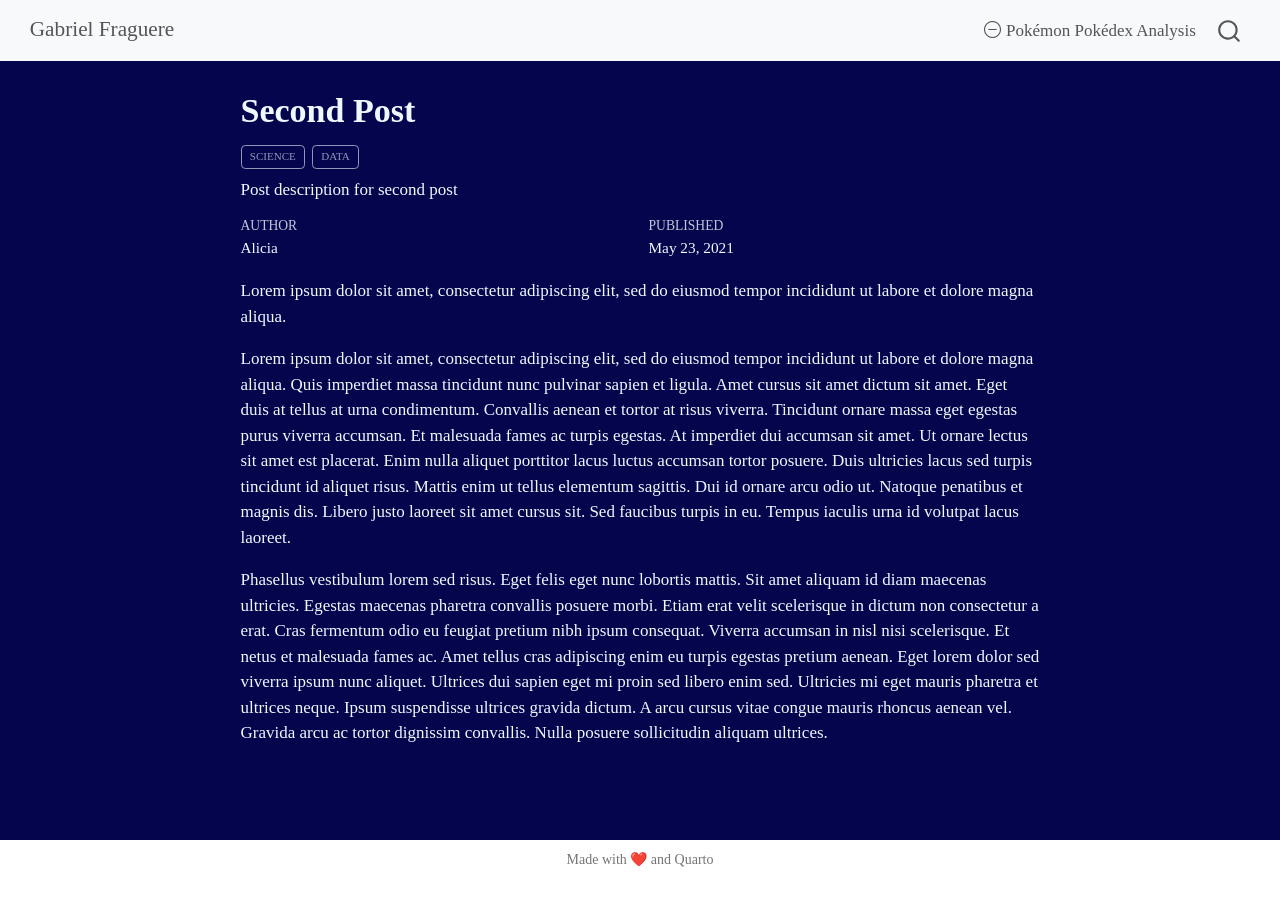
<file: docs/website/blog/second-post/index.html>
<!DOCTYPE html>
<html xmlns="http://www.w3.org/1999/xhtml" lang="en" xml:lang="en"><head>

<meta charset="utf-8">
<meta name="generator" content="quarto-1.9.36">

<meta name="viewport" content="width=device-width, initial-scale=1.0, user-scalable=yes">

<meta name="author" content="Alicia">
<meta name="dcterms.date" content="2021-05-23">
<meta name="description" content="Post description for second post">

<title>Second Post – Home</title>
<style>
/* Default styles provided by pandoc.
** See https://pandoc.org/MANUAL.html#variables-for-html for config info.
*/
code{white-space: pre-wrap;}
span.smallcaps{font-variant: small-caps;}
div.columns{display: flex; gap: min(4vw, 1.5em);}
div.column{flex: auto; overflow-x: auto;}
div.hanging-indent{margin-left: 1.5em; text-indent: -1.5em;}
ul.task-list{list-style: none;}
ul.task-list li input[type="checkbox"] {
  width: 0.8em;
  margin: 0 0.8em 0.2em -1em; /* quarto-specific, see https://github.com/quarto-dev/quarto-cli/issues/4556 */ 
  vertical-align: middle;
}
</style>


<script src="../../../site_libs/quarto-nav/quarto-nav.js"></script>
<script src="../../../site_libs/quarto-nav/headroom.min.js"></script>
<script src="../../../site_libs/clipboard/clipboard.min.js"></script>
<script src="../../../site_libs/quarto-search/autocomplete.umd.js"></script>
<script src="../../../site_libs/quarto-search/fuse.min.js"></script>
<script src="../../../site_libs/quarto-search/quarto-search.js"></script>
<meta name="quarto:offset" content="../../../">
<script src="../../../site_libs/quarto-html/quarto.js" type="module"></script>
<script src="../../../site_libs/quarto-html/tabsets/tabsets.js" type="module"></script>
<script src="../../../site_libs/quarto-html/popper.min.js"></script>
<script src="../../../site_libs/quarto-html/tippy.umd.min.js"></script>
<script src="../../../site_libs/quarto-html/anchor.min.js"></script>
<link href="../../../site_libs/quarto-html/tippy.css" rel="stylesheet">
<link href="../../../site_libs/quarto-html/quarto-syntax-highlighting-dark-f418161beb48e0141c760e455f12af2c.css" rel="stylesheet" id="quarto-text-highlighting-styles">
<script src="../../../site_libs/bootstrap/bootstrap.min.js"></script>
<link href="../../../site_libs/bootstrap/bootstrap-icons.css" rel="stylesheet">
<link href="../../../site_libs/bootstrap/bootstrap-021977e726df2f12b7e7494984d4d621.min.css" rel="stylesheet" append-hash="true" id="quarto-bootstrap" data-mode="dark">
<script id="quarto-search-options" type="application/json">{
  "location": "navbar",
  "copy-button": false,
  "collapse-after": 3,
  "panel-placement": "end",
  "type": "overlay",
  "limit": 50,
  "keyboard-shortcut": [
    "f",
    "/",
    "s"
  ],
  "show-item-context": false,
  "language": {
    "search-no-results-text": "No results",
    "search-matching-documents-text": "matching documents",
    "search-copy-link-title": "Copy link to search",
    "search-hide-matches-text": "Hide additional matches",
    "search-more-match-text": "more match in this document",
    "search-more-matches-text": "more matches in this document",
    "search-clear-button-title": "Clear",
    "search-text-placeholder": "",
    "search-detached-cancel-button-title": "Cancel",
    "search-submit-button-title": "Submit",
    "search-label": "Search"
  }
}</script>


<meta property="og:title" content="Second Post – Home">
<meta property="og:description" content="Post description for second post">
<meta property="og:image" content="cover.jpg">
<meta property="og:site_name" content="Home">
</head>

<body class="nav-fixed fullcontent quarto-light">

<div id="quarto-search-results"></div>
  <header id="quarto-header" class="headroom fixed-top">
    <nav class="navbar navbar-expand-lg " data-bs-theme="dark">
      <div class="navbar-container container-fluid">
      <div class="navbar-brand-container mx-auto">
    <a class="navbar-brand" href="../../../index.html">
    <span class="navbar-title">Gabriel Fraguere</span>
    </a>
  </div>
            <div id="quarto-search" class="" title="Search"></div>
          <button class="navbar-toggler" type="button" data-bs-toggle="collapse" data-bs-target="#navbarCollapse" aria-controls="navbarCollapse" role="menu" aria-expanded="false" aria-label="Toggle navigation" onclick="if (window.quartoToggleHeadroom) { window.quartoToggleHeadroom(); }">
  <span class="navbar-toggler-icon"></span>
</button>
          <div class="collapse navbar-collapse" id="navbarCollapse">
            <ul class="navbar-nav navbar-nav-scroll ms-auto">
  <li class="nav-item">
    <a class="nav-link" href="../../../projects/finalproject.html"> <i class="bi bi-dash-circle" role="img">
</i> 
<span class="menu-text">Pokémon Pokédex Analysis</span></a>
  </li>  
</ul>
          </div> <!-- /navcollapse -->
            <div class="quarto-navbar-tools">
</div>
      </div> <!-- /container-fluid -->
    </nav>
</header>
<!-- content -->
<div id="quarto-content" class="quarto-container page-columns page-rows-contents page-layout-article page-navbar">
<!-- sidebar -->
<!-- margin-sidebar -->
    
<!-- main -->
<main class="content" id="quarto-document-content">

<header id="title-block-header" class="quarto-title-block default">
<div class="quarto-title">
<h1 class="title">Second Post</h1>
  <div class="quarto-categories">
    <div class="quarto-category">Science</div>
    <div class="quarto-category">Data</div>
  </div>
  </div>

<div>
  <div class="description">
    Post description for second post
  </div>
</div>


<div class="quarto-title-meta">

    <div>
    <div class="quarto-title-meta-heading">Author</div>
    <div class="quarto-title-meta-contents">
             <p>Alicia </p>
          </div>
  </div>
    
    <div>
    <div class="quarto-title-meta-heading">Published</div>
    <div class="quarto-title-meta-contents">
      <p class="date">May 23, 2021</p>
    </div>
  </div>
  
    
  </div>
  


</header>


<p>Lorem ipsum dolor sit amet, consectetur adipiscing elit, sed do eiusmod tempor incididunt ut labore et dolore magna aliqua.</p>
<p>Lorem ipsum dolor sit amet, consectetur adipiscing elit, sed do eiusmod tempor incididunt ut labore et dolore magna aliqua. Quis imperdiet massa tincidunt nunc pulvinar sapien et ligula. Amet cursus sit amet dictum sit amet. Eget duis at tellus at urna condimentum. Convallis aenean et tortor at risus viverra. Tincidunt ornare massa eget egestas purus viverra accumsan. Et malesuada fames ac turpis egestas. At imperdiet dui accumsan sit amet. Ut ornare lectus sit amet est placerat. Enim nulla aliquet porttitor lacus luctus accumsan tortor posuere. Duis ultricies lacus sed turpis tincidunt id aliquet risus. Mattis enim ut tellus elementum sagittis. Dui id ornare arcu odio ut. Natoque penatibus et magnis dis. Libero justo laoreet sit amet cursus sit. Sed faucibus turpis in eu. Tempus iaculis urna id volutpat lacus laoreet.</p>
<p>Phasellus vestibulum lorem sed risus. Eget felis eget nunc lobortis mattis. Sit amet aliquam id diam maecenas ultricies. Egestas maecenas pharetra convallis posuere morbi. Etiam erat velit scelerisque in dictum non consectetur a erat. Cras fermentum odio eu feugiat pretium nibh ipsum consequat. Viverra accumsan in nisl nisi scelerisque. Et netus et malesuada fames ac. Amet tellus cras adipiscing enim eu turpis egestas pretium aenean. Eget lorem dolor sed viverra ipsum nunc aliquet. Ultrices dui sapien eget mi proin sed libero enim sed. Ultricies mi eget mauris pharetra et ultrices neque. Ipsum suspendisse ultrices gravida dictum. A arcu cursus vitae congue mauris rhoncus aenean vel. Gravida arcu ac tortor dignissim convallis. Nulla posuere sollicitudin aliquam ultrices.</p>



</main> <!-- /main -->
<script id="quarto-html-after-body" type="application/javascript">
  window.document.addEventListener("DOMContentLoaded", function (event) {
    const icon = "";
    const anchorJS = new window.AnchorJS();
    anchorJS.options = {
      placement: 'right',
      icon: icon
    };
    anchorJS.add('.anchored');
    const isCodeAnnotation = (el) => {
      for (const clz of el.classList) {
        if (clz.startsWith('code-annotation-')) {                     
          return true;
        }
      }
      return false;
    }
    const onCopySuccess = function(e) {
      // button target
      const button = e.trigger;
      // don't keep focus
      button.blur();
      // flash "checked"
      button.classList.add('code-copy-button-checked');
      var currentTitle = button.getAttribute("title");
      button.setAttribute("title", "Copied!");
      let tooltip;
      if (window.bootstrap) {
        button.setAttribute("data-bs-toggle", "tooltip");
        button.setAttribute("data-bs-placement", "left");
        button.setAttribute("data-bs-title", "Copied!");
        tooltip = new bootstrap.Tooltip(button, 
          { trigger: "manual", 
            customClass: "code-copy-button-tooltip",
            offset: [0, -8]});
        tooltip.show();    
      }
      setTimeout(function() {
        if (tooltip) {
          tooltip.hide();
          button.removeAttribute("data-bs-title");
          button.removeAttribute("data-bs-toggle");
          button.removeAttribute("data-bs-placement");
        }
        button.setAttribute("title", currentTitle);
        button.classList.remove('code-copy-button-checked');
      }, 1000);
      // clear code selection
      e.clearSelection();
    }
    const getTextToCopy = function(trigger) {
      const outerScaffold = trigger.parentElement.cloneNode(true);
      const codeEl = outerScaffold.querySelector('code');
      for (const childEl of codeEl.children) {
        if (isCodeAnnotation(childEl)) {
          childEl.remove();
        }
      }
      return codeEl.innerText;
    }
    const clipboard = new window.ClipboardJS('.code-copy-button:not([data-in-quarto-modal])', {
      text: getTextToCopy
    });
    clipboard.on('success', onCopySuccess);
    if (window.document.getElementById('quarto-embedded-source-code-modal')) {
      const clipboardModal = new window.ClipboardJS('.code-copy-button[data-in-quarto-modal]', {
        text: getTextToCopy,
        container: window.document.getElementById('quarto-embedded-source-code-modal')
      });
      clipboardModal.on('success', onCopySuccess);
    }
      var localhostRegex = new RegExp(/^(?:http|https):\/\/localhost\:?[0-9]*\//);
      var mailtoRegex = new RegExp(/^mailto:/);
        var filterRegex = new RegExp('/' + window.location.host + '/');
      var isInternal = (href) => {
          return filterRegex.test(href) || localhostRegex.test(href) || mailtoRegex.test(href);
      }
      // Inspect non-navigation links and adorn them if external
     var links = window.document.querySelectorAll('a[href]:not(.nav-link):not(.navbar-brand):not(.toc-action):not(.sidebar-link):not(.sidebar-item-toggle):not(.pagination-link):not(.no-external):not([aria-hidden]):not(.dropdown-item):not(.quarto-navigation-tool):not(.about-link)');
      for (var i=0; i<links.length; i++) {
        const link = links[i];
        if (!isInternal(link.href)) {
          // undo the damage that might have been done by quarto-nav.js in the case of
          // links that we want to consider external
          if (link.dataset.originalHref !== undefined) {
            link.href = link.dataset.originalHref;
          }
        }
      }
    function tippyHover(el, contentFn, onTriggerFn, onUntriggerFn) {
      const config = {
        allowHTML: true,
        maxWidth: 500,
        delay: 100,
        arrow: false,
        appendTo: function(el) {
            return el.parentElement;
        },
        interactive: true,
        interactiveBorder: 10,
        theme: 'quarto',
        placement: 'bottom-start',
      };
      if (contentFn) {
        config.content = contentFn;
      }
      if (onTriggerFn) {
        config.onTrigger = onTriggerFn;
      }
      if (onUntriggerFn) {
        config.onUntrigger = onUntriggerFn;
      }
      window.tippy(el, config); 
    }
    const noterefs = window.document.querySelectorAll('a[role="doc-noteref"]');
    for (var i=0; i<noterefs.length; i++) {
      const ref = noterefs[i];
      tippyHover(ref, function() {
        // use id or data attribute instead here
        let href = ref.getAttribute('data-footnote-href') || ref.getAttribute('href');
        try { href = new URL(href).hash; } catch {}
        const id = href.replace(/^#\/?/, "");
        const note = window.document.getElementById(id);
        if (note) {
          return note.innerHTML;
        } else {
          return "";
        }
      });
    }
    const xrefs = window.document.querySelectorAll('a.quarto-xref');
    const processXRef = (id, note) => {
      // Strip column container classes
      const stripColumnClz = (el) => {
        el.classList.remove("page-full", "page-columns");
        if (el.children) {
          for (const child of el.children) {
            stripColumnClz(child);
          }
        }
      }
      stripColumnClz(note)
      if (id === null || id.startsWith('sec-')) {
        // Special case sections, only their first couple elements
        const container = document.createElement("div");
        if (note.children && note.children.length > 2) {
          container.appendChild(note.children[0].cloneNode(true));
          for (let i = 1; i < note.children.length; i++) {
            const child = note.children[i];
            if (child.tagName === "P" && child.innerText === "") {
              continue;
            } else {
              container.appendChild(child.cloneNode(true));
              break;
            }
          }
          if (window.Quarto?.typesetMath) {
            window.Quarto.typesetMath(container);
          }
          return container.innerHTML
        } else {
          if (window.Quarto?.typesetMath) {
            window.Quarto.typesetMath(note);
          }
          return note.innerHTML;
        }
      } else {
        // Remove any anchor links if they are present
        const anchorLink = note.querySelector('a.anchorjs-link');
        if (anchorLink) {
          anchorLink.remove();
        }
        if (window.Quarto?.typesetMath) {
          window.Quarto.typesetMath(note);
        }
        if (note.classList.contains("callout")) {
          return note.outerHTML;
        } else {
          return note.innerHTML;
        }
      }
    }
    for (var i=0; i<xrefs.length; i++) {
      const xref = xrefs[i];
      tippyHover(xref, undefined, function(instance) {
        instance.disable();
        let url = xref.getAttribute('href');
        let hash = undefined; 
        if (url.startsWith('#')) {
          hash = url;
        } else {
          try { hash = new URL(url).hash; } catch {}
        }
        if (hash) {
          const id = hash.replace(/^#\/?/, "");
          const note = window.document.getElementById(id);
          if (note !== null) {
            try {
              const html = processXRef(id, note.cloneNode(true));
              instance.setContent(html);
            } finally {
              instance.enable();
              instance.show();
            }
          } else {
            // See if we can fetch this
            fetch(url.split('#')[0])
            .then(res => res.text())
            .then(html => {
              const parser = new DOMParser();
              const htmlDoc = parser.parseFromString(html, "text/html");
              const note = htmlDoc.getElementById(id);
              if (note !== null) {
                const html = processXRef(id, note);
                instance.setContent(html);
              } 
            }).finally(() => {
              instance.enable();
              instance.show();
            });
          }
        } else {
          // See if we can fetch a full url (with no hash to target)
          // This is a special case and we should probably do some content thinning / targeting
          fetch(url)
          .then(res => res.text())
          .then(html => {
            const parser = new DOMParser();
            const htmlDoc = parser.parseFromString(html, "text/html");
            const note = htmlDoc.querySelector('main.content');
            if (note !== null) {
              // This should only happen for chapter cross references
              // (since there is no id in the URL)
              // remove the first header
              if (note.children.length > 0 && note.children[0].tagName === "HEADER") {
                note.children[0].remove();
              }
              const html = processXRef(null, note);
              instance.setContent(html);
            } 
          }).finally(() => {
            instance.enable();
            instance.show();
          });
        }
      }, function(instance) {
      });
    }
        let selectedAnnoteEl;
        const selectorForAnnotation = ( cell, annotation) => {
          let cellAttr = 'data-code-cell="' + cell + '"';
          let lineAttr = 'data-code-annotation="' +  annotation + '"';
          const selector = 'span[' + cellAttr + '][' + lineAttr + ']';
          return selector;
        }
        const selectCodeLines = (annoteEl) => {
          const doc = window.document;
          const targetCell = annoteEl.getAttribute("data-target-cell");
          const targetAnnotation = annoteEl.getAttribute("data-target-annotation");
          const annoteSpan = window.document.querySelector(selectorForAnnotation(targetCell, targetAnnotation));
          const lines = annoteSpan.getAttribute("data-code-lines").split(",");
          const lineIds = lines.map((line) => {
            return targetCell + "-" + line;
          })
          let top = null;
          let height = null;
          let parent = null;
          if (lineIds.length > 0) {
              //compute the position of the single el (top and bottom and make a div)
              const el = window.document.getElementById(lineIds[0]);
              top = el.offsetTop;
              height = el.offsetHeight;
              parent = el.parentElement.parentElement;
            if (lineIds.length > 1) {
              const lastEl = window.document.getElementById(lineIds[lineIds.length - 1]);
              const bottom = lastEl.offsetTop + lastEl.offsetHeight;
              height = bottom - top;
            }
            if (top !== null && height !== null && parent !== null) {
              // cook up a div (if necessary) and position it 
              let div = window.document.getElementById("code-annotation-line-highlight");
              if (div === null) {
                div = window.document.createElement("div");
                div.setAttribute("id", "code-annotation-line-highlight");
                div.style.position = 'absolute';
                parent.appendChild(div);
              }
              div.style.top = top - 2 + "px";
              div.style.height = height + 4 + "px";
              div.style.left = 0;
              let gutterDiv = window.document.getElementById("code-annotation-line-highlight-gutter");
              if (gutterDiv === null) {
                gutterDiv = window.document.createElement("div");
                gutterDiv.setAttribute("id", "code-annotation-line-highlight-gutter");
                gutterDiv.style.position = 'absolute';
                const codeCell = window.document.getElementById(targetCell);
                const gutter = codeCell.querySelector('.code-annotation-gutter');
                gutter.appendChild(gutterDiv);
              }
              gutterDiv.style.top = top - 2 + "px";
              gutterDiv.style.height = height + 4 + "px";
            }
            selectedAnnoteEl = annoteEl;
          }
        };
        const unselectCodeLines = () => {
          const elementsIds = ["code-annotation-line-highlight", "code-annotation-line-highlight-gutter"];
          elementsIds.forEach((elId) => {
            const div = window.document.getElementById(elId);
            if (div) {
              div.remove();
            }
          });
          selectedAnnoteEl = undefined;
        };
          // Handle positioning of the toggle
      window.addEventListener(
        "resize",
        throttle(() => {
          elRect = undefined;
          if (selectedAnnoteEl) {
            selectCodeLines(selectedAnnoteEl);
          }
        }, 10)
      );
      function throttle(fn, ms) {
      let throttle = false;
      let timer;
        return (...args) => {
          if(!throttle) { // first call gets through
              fn.apply(this, args);
              throttle = true;
          } else { // all the others get throttled
              if(timer) clearTimeout(timer); // cancel #2
              timer = setTimeout(() => {
                fn.apply(this, args);
                timer = throttle = false;
              }, ms);
          }
        };
      }
        // Attach click handler to the DT
        const annoteDls = window.document.querySelectorAll('dt[data-target-cell]');
        for (const annoteDlNode of annoteDls) {
          annoteDlNode.addEventListener('click', (event) => {
            const clickedEl = event.target;
            if (clickedEl !== selectedAnnoteEl) {
              unselectCodeLines();
              const activeEl = window.document.querySelector('dt[data-target-cell].code-annotation-active');
              if (activeEl) {
                activeEl.classList.remove('code-annotation-active');
              }
              selectCodeLines(clickedEl);
              clickedEl.classList.add('code-annotation-active');
            } else {
              // Unselect the line
              unselectCodeLines();
              clickedEl.classList.remove('code-annotation-active');
            }
          });
        }
    const findCites = (el) => {
      const parentEl = el.parentElement;
      if (parentEl) {
        const cites = parentEl.dataset.cites;
        if (cites) {
          return {
            el,
            cites: cites.split(' ')
          };
        } else {
          return findCites(el.parentElement)
        }
      } else {
        return undefined;
      }
    };
    var bibliorefs = window.document.querySelectorAll('a[role="doc-biblioref"]');
    for (var i=0; i<bibliorefs.length; i++) {
      const ref = bibliorefs[i];
      const citeInfo = findCites(ref);
      if (citeInfo) {
        tippyHover(citeInfo.el, function() {
          var popup = window.document.createElement('div');
          citeInfo.cites.forEach(function(cite) {
            var citeDiv = window.document.createElement('div');
            citeDiv.classList.add('hanging-indent');
            citeDiv.classList.add('csl-entry');
            var biblioDiv = window.document.getElementById('ref-' + cite);
            if (biblioDiv) {
              citeDiv.innerHTML = biblioDiv.innerHTML;
            }
            popup.appendChild(citeDiv);
          });
          return popup.innerHTML;
        });
      }
    }
  });
  </script>
</div> <!-- /content -->
<footer class="footer">
  <div class="nav-footer">
    <div class="nav-footer-left">
      &nbsp;
    </div>   
    <div class="nav-footer-center">
<p>Made with ❤️ and Quarto</p>
</div>
    <div class="nav-footer-right">
      &nbsp;
    </div>
  </div>
</footer>




</body></html>
</file>
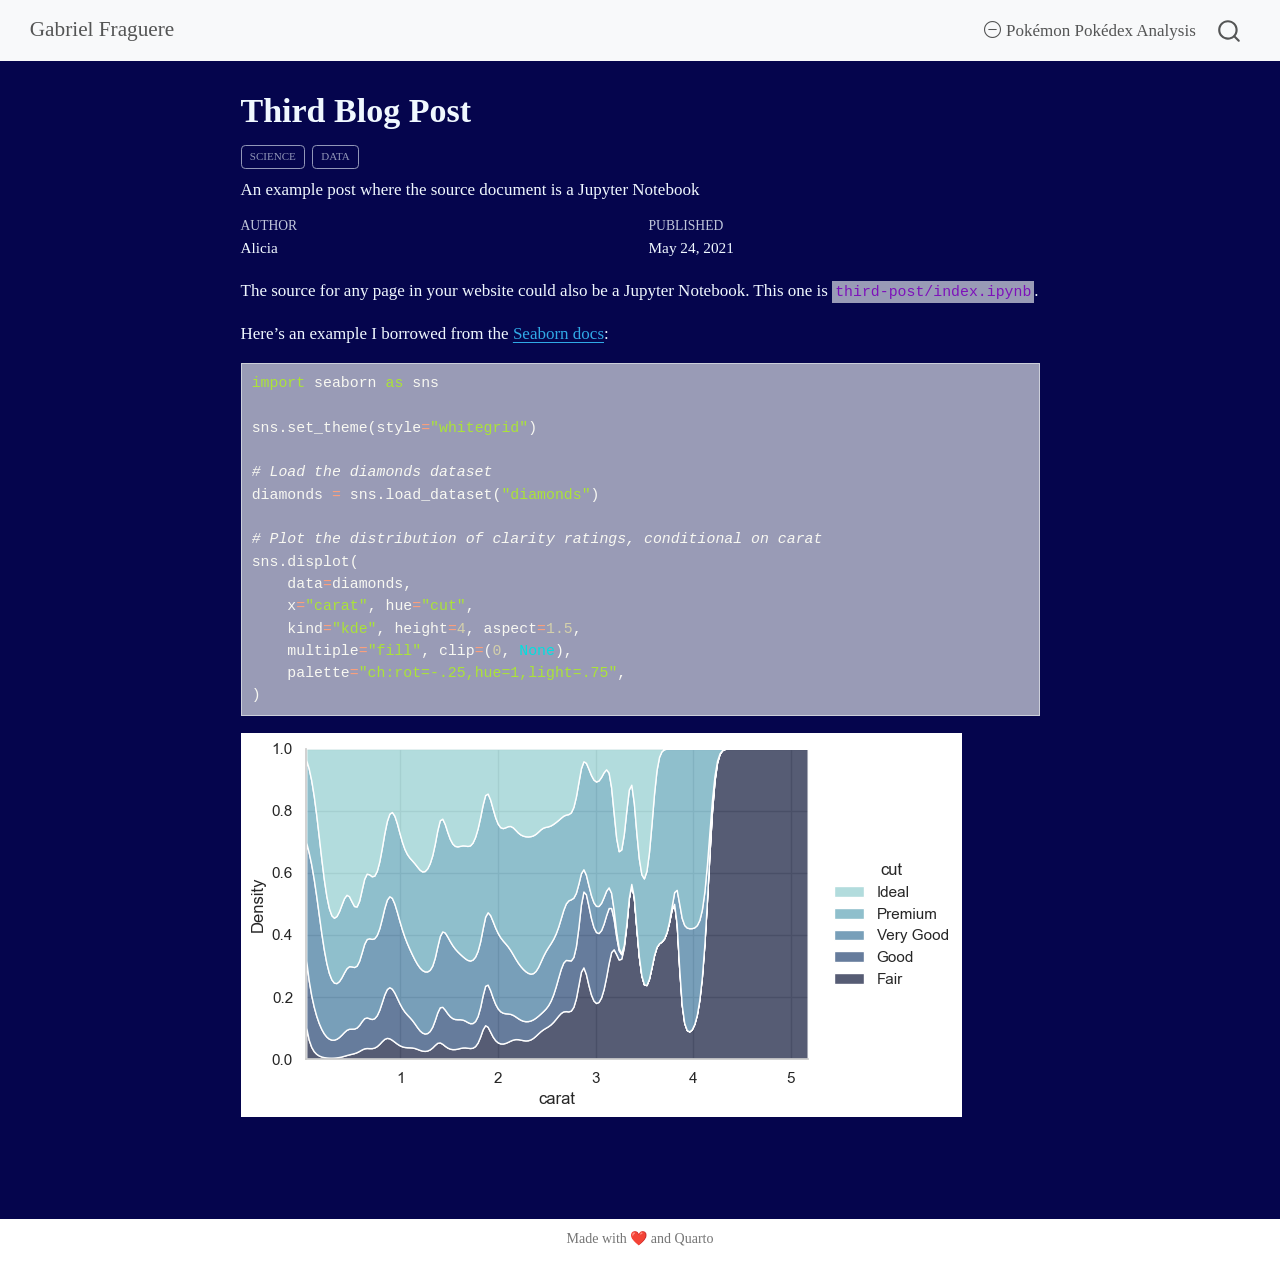
<file: docs/website/blog/third-post/index.html>
<!DOCTYPE html>
<html xmlns="http://www.w3.org/1999/xhtml" lang="en" xml:lang="en"><head>

<meta charset="utf-8">
<meta name="generator" content="quarto-1.9.36">

<meta name="viewport" content="width=device-width, initial-scale=1.0, user-scalable=yes">

<meta name="author" content="Alicia">
<meta name="dcterms.date" content="2021-05-24">
<meta name="description" content="An example post where the source document is a Jupyter Notebook">

<title>Third Blog Post – Home</title>
<style>
/* Default styles provided by pandoc.
** See https://pandoc.org/MANUAL.html#variables-for-html for config info.
*/
code{white-space: pre-wrap;}
span.smallcaps{font-variant: small-caps;}
div.columns{display: flex; gap: min(4vw, 1.5em);}
div.column{flex: auto; overflow-x: auto;}
div.hanging-indent{margin-left: 1.5em; text-indent: -1.5em;}
ul.task-list{list-style: none;}
ul.task-list li input[type="checkbox"] {
  width: 0.8em;
  margin: 0 0.8em 0.2em -1em; /* quarto-specific, see https://github.com/quarto-dev/quarto-cli/issues/4556 */ 
  vertical-align: middle;
}
/* CSS for syntax highlighting */
html { -webkit-text-size-adjust: 100%; }
pre > code.sourceCode { white-space: pre; position: relative; }
pre > code.sourceCode > span { display: inline-block; line-height: 1.25; }
pre > code.sourceCode > span:empty { height: 1.2em; }
.sourceCode { overflow: visible; }
code.sourceCode > span { color: inherit; text-decoration: inherit; }
div.sourceCode { margin: 1em 0; }
pre.sourceCode { margin: 0; }
@media screen {
div.sourceCode { overflow: auto; }
}
@media print {
pre > code.sourceCode { white-space: pre-wrap; }
pre > code.sourceCode > span { text-indent: -5em; padding-left: 5em; }
}
pre.numberSource code
  { counter-reset: source-line 0; }
pre.numberSource code > span
  { position: relative; left: -4em; counter-increment: source-line; }
pre.numberSource code > span > a:first-child::before
  { content: counter(source-line);
    position: relative; left: -1em; text-align: right; vertical-align: baseline;
    border: none; display: inline-block;
    -webkit-touch-callout: none; -webkit-user-select: none;
    -khtml-user-select: none; -moz-user-select: none;
    -ms-user-select: none; user-select: none;
    padding: 0 4px; width: 4em;
  }
pre.numberSource { margin-left: 3em;  padding-left: 4px; }
div.sourceCode
  {   }
@media screen {
pre > code.sourceCode > span > a:first-child::before { text-decoration: underline; }
}
</style>


<script src="../../../site_libs/quarto-nav/quarto-nav.js"></script>
<script src="../../../site_libs/quarto-nav/headroom.min.js"></script>
<script src="../../../site_libs/clipboard/clipboard.min.js"></script>
<script src="../../../site_libs/quarto-search/autocomplete.umd.js"></script>
<script src="../../../site_libs/quarto-search/fuse.min.js"></script>
<script src="../../../site_libs/quarto-search/quarto-search.js"></script>
<meta name="quarto:offset" content="../../../">
<script src="../../../site_libs/quarto-html/quarto.js" type="module"></script>
<script src="../../../site_libs/quarto-html/tabsets/tabsets.js" type="module"></script>
<script src="../../../site_libs/quarto-html/popper.min.js"></script>
<script src="../../../site_libs/quarto-html/tippy.umd.min.js"></script>
<script src="../../../site_libs/quarto-html/anchor.min.js"></script>
<link href="../../../site_libs/quarto-html/tippy.css" rel="stylesheet">
<link href="../../../site_libs/quarto-html/quarto-syntax-highlighting-dark-f418161beb48e0141c760e455f12af2c.css" rel="stylesheet" id="quarto-text-highlighting-styles">
<script src="../../../site_libs/bootstrap/bootstrap.min.js"></script>
<link href="../../../site_libs/bootstrap/bootstrap-icons.css" rel="stylesheet">
<link href="../../../site_libs/bootstrap/bootstrap-021977e726df2f12b7e7494984d4d621.min.css" rel="stylesheet" append-hash="true" id="quarto-bootstrap" data-mode="dark">
<script id="quarto-search-options" type="application/json">{
  "location": "navbar",
  "copy-button": false,
  "collapse-after": 3,
  "panel-placement": "end",
  "type": "overlay",
  "limit": 50,
  "keyboard-shortcut": [
    "f",
    "/",
    "s"
  ],
  "show-item-context": false,
  "language": {
    "search-no-results-text": "No results",
    "search-matching-documents-text": "matching documents",
    "search-copy-link-title": "Copy link to search",
    "search-hide-matches-text": "Hide additional matches",
    "search-more-match-text": "more match in this document",
    "search-more-matches-text": "more matches in this document",
    "search-clear-button-title": "Clear",
    "search-text-placeholder": "",
    "search-detached-cancel-button-title": "Cancel",
    "search-submit-button-title": "Submit",
    "search-label": "Search"
  }
}</script>


<meta property="og:title" content="Third Blog Post – Home">
<meta property="og:description" content="An example post where the source document is a Jupyter Notebook">
<meta property="og:image" content="index_files/figure-html/cell-2-output-1.png">
<meta property="og:site_name" content="Home">
</head>

<body class="nav-fixed fullcontent quarto-light">

<div id="quarto-search-results"></div>
  <header id="quarto-header" class="headroom fixed-top">
    <nav class="navbar navbar-expand-lg " data-bs-theme="dark">
      <div class="navbar-container container-fluid">
      <div class="navbar-brand-container mx-auto">
    <a class="navbar-brand" href="../../../index.html">
    <span class="navbar-title">Gabriel Fraguere</span>
    </a>
  </div>
            <div id="quarto-search" class="" title="Search"></div>
          <button class="navbar-toggler" type="button" data-bs-toggle="collapse" data-bs-target="#navbarCollapse" aria-controls="navbarCollapse" role="menu" aria-expanded="false" aria-label="Toggle navigation" onclick="if (window.quartoToggleHeadroom) { window.quartoToggleHeadroom(); }">
  <span class="navbar-toggler-icon"></span>
</button>
          <div class="collapse navbar-collapse" id="navbarCollapse">
            <ul class="navbar-nav navbar-nav-scroll ms-auto">
  <li class="nav-item">
    <a class="nav-link" href="../../../projects/finalproject.html"> <i class="bi bi-dash-circle" role="img">
</i> 
<span class="menu-text">Pokémon Pokédex Analysis</span></a>
  </li>  
</ul>
          </div> <!-- /navcollapse -->
            <div class="quarto-navbar-tools">
</div>
      </div> <!-- /container-fluid -->
    </nav>
</header>
<!-- content -->
<div id="quarto-content" class="quarto-container page-columns page-rows-contents page-layout-article page-navbar">
<!-- sidebar -->
<!-- margin-sidebar -->
    
<!-- main -->
<main class="content" id="quarto-document-content">

<header id="title-block-header" class="quarto-title-block default">
<div class="quarto-title">
<h1 class="title">Third Blog Post</h1>
  <div class="quarto-categories">
    <div class="quarto-category">Science</div>
    <div class="quarto-category">Data</div>
  </div>
  </div>

<div>
  <div class="description">
    An example post where the source document is a Jupyter Notebook
  </div>
</div>


<div class="quarto-title-meta">

    <div>
    <div class="quarto-title-meta-heading">Author</div>
    <div class="quarto-title-meta-contents">
             <p>Alicia </p>
          </div>
  </div>
    
    <div>
    <div class="quarto-title-meta-heading">Published</div>
    <div class="quarto-title-meta-contents">
      <p class="date">May 24, 2021</p>
    </div>
  </div>
  
    
  </div>
  


</header>


<p>The source for any page in your website could also be a Jupyter Notebook. This one is <code>third-post/index.ipynb</code>.</p>
<p>Here’s an example I borrowed from the <a href="https://seaborn.pydata.org/examples/multiple_conditional_kde.html">Seaborn docs</a>:</p>
<div id="cell-3" class="cell" data-execution_count="8">
<div class="code-copy-outer-scaffold"><div class="sourceCode cell-code" id="cb1"><pre class="sourceCode python code-with-copy"><code class="sourceCode python"><span id="cb1-1"><a href="#cb1-1" aria-hidden="true" tabindex="-1"></a><span class="im">import</span> seaborn <span class="im">as</span> sns</span>
<span id="cb1-2"><a href="#cb1-2" aria-hidden="true" tabindex="-1"></a></span>
<span id="cb1-3"><a href="#cb1-3" aria-hidden="true" tabindex="-1"></a>sns.set_theme(style<span class="op">=</span><span class="st">"whitegrid"</span>)</span>
<span id="cb1-4"><a href="#cb1-4" aria-hidden="true" tabindex="-1"></a></span>
<span id="cb1-5"><a href="#cb1-5" aria-hidden="true" tabindex="-1"></a><span class="co"># Load the diamonds dataset</span></span>
<span id="cb1-6"><a href="#cb1-6" aria-hidden="true" tabindex="-1"></a>diamonds <span class="op">=</span> sns.load_dataset(<span class="st">"diamonds"</span>)</span>
<span id="cb1-7"><a href="#cb1-7" aria-hidden="true" tabindex="-1"></a></span>
<span id="cb1-8"><a href="#cb1-8" aria-hidden="true" tabindex="-1"></a><span class="co"># Plot the distribution of clarity ratings, conditional on carat</span></span>
<span id="cb1-9"><a href="#cb1-9" aria-hidden="true" tabindex="-1"></a>sns.displot(</span>
<span id="cb1-10"><a href="#cb1-10" aria-hidden="true" tabindex="-1"></a>    data<span class="op">=</span>diamonds,</span>
<span id="cb1-11"><a href="#cb1-11" aria-hidden="true" tabindex="-1"></a>    x<span class="op">=</span><span class="st">"carat"</span>, hue<span class="op">=</span><span class="st">"cut"</span>,</span>
<span id="cb1-12"><a href="#cb1-12" aria-hidden="true" tabindex="-1"></a>    kind<span class="op">=</span><span class="st">"kde"</span>, height<span class="op">=</span><span class="dv">4</span>, aspect<span class="op">=</span><span class="fl">1.5</span>,</span>
<span id="cb1-13"><a href="#cb1-13" aria-hidden="true" tabindex="-1"></a>    multiple<span class="op">=</span><span class="st">"fill"</span>, clip<span class="op">=</span>(<span class="dv">0</span>, <span class="va">None</span>),</span>
<span id="cb1-14"><a href="#cb1-14" aria-hidden="true" tabindex="-1"></a>    palette<span class="op">=</span><span class="st">"ch:rot=-.25,hue=1,light=.75"</span>,   </span>
<span id="cb1-15"><a href="#cb1-15" aria-hidden="true" tabindex="-1"></a>)</span></code></pre></div><button title="Copy to Clipboard" class="code-copy-button"><i class="bi"></i></button></div>
<div class="cell-output cell-output-display">
<div>
<figure class="figure">
<p><img src="index_files/figure-html/cell-2-output-1.png" class="img-fluid figure-img"></p>
</figure>
</div>
</div>
</div>



</main> <!-- /main -->
<script id="quarto-html-after-body" type="application/javascript">
  window.document.addEventListener("DOMContentLoaded", function (event) {
    const icon = "";
    const anchorJS = new window.AnchorJS();
    anchorJS.options = {
      placement: 'right',
      icon: icon
    };
    anchorJS.add('.anchored');
    const isCodeAnnotation = (el) => {
      for (const clz of el.classList) {
        if (clz.startsWith('code-annotation-')) {                     
          return true;
        }
      }
      return false;
    }
    const onCopySuccess = function(e) {
      // button target
      const button = e.trigger;
      // don't keep focus
      button.blur();
      // flash "checked"
      button.classList.add('code-copy-button-checked');
      var currentTitle = button.getAttribute("title");
      button.setAttribute("title", "Copied!");
      let tooltip;
      if (window.bootstrap) {
        button.setAttribute("data-bs-toggle", "tooltip");
        button.setAttribute("data-bs-placement", "left");
        button.setAttribute("data-bs-title", "Copied!");
        tooltip = new bootstrap.Tooltip(button, 
          { trigger: "manual", 
            customClass: "code-copy-button-tooltip",
            offset: [0, -8]});
        tooltip.show();    
      }
      setTimeout(function() {
        if (tooltip) {
          tooltip.hide();
          button.removeAttribute("data-bs-title");
          button.removeAttribute("data-bs-toggle");
          button.removeAttribute("data-bs-placement");
        }
        button.setAttribute("title", currentTitle);
        button.classList.remove('code-copy-button-checked');
      }, 1000);
      // clear code selection
      e.clearSelection();
    }
    const getTextToCopy = function(trigger) {
      const outerScaffold = trigger.parentElement.cloneNode(true);
      const codeEl = outerScaffold.querySelector('code');
      for (const childEl of codeEl.children) {
        if (isCodeAnnotation(childEl)) {
          childEl.remove();
        }
      }
      return codeEl.innerText;
    }
    const clipboard = new window.ClipboardJS('.code-copy-button:not([data-in-quarto-modal])', {
      text: getTextToCopy
    });
    clipboard.on('success', onCopySuccess);
    if (window.document.getElementById('quarto-embedded-source-code-modal')) {
      const clipboardModal = new window.ClipboardJS('.code-copy-button[data-in-quarto-modal]', {
        text: getTextToCopy,
        container: window.document.getElementById('quarto-embedded-source-code-modal')
      });
      clipboardModal.on('success', onCopySuccess);
    }
      var localhostRegex = new RegExp(/^(?:http|https):\/\/localhost\:?[0-9]*\//);
      var mailtoRegex = new RegExp(/^mailto:/);
        var filterRegex = new RegExp('/' + window.location.host + '/');
      var isInternal = (href) => {
          return filterRegex.test(href) || localhostRegex.test(href) || mailtoRegex.test(href);
      }
      // Inspect non-navigation links and adorn them if external
     var links = window.document.querySelectorAll('a[href]:not(.nav-link):not(.navbar-brand):not(.toc-action):not(.sidebar-link):not(.sidebar-item-toggle):not(.pagination-link):not(.no-external):not([aria-hidden]):not(.dropdown-item):not(.quarto-navigation-tool):not(.about-link)');
      for (var i=0; i<links.length; i++) {
        const link = links[i];
        if (!isInternal(link.href)) {
          // undo the damage that might have been done by quarto-nav.js in the case of
          // links that we want to consider external
          if (link.dataset.originalHref !== undefined) {
            link.href = link.dataset.originalHref;
          }
        }
      }
    function tippyHover(el, contentFn, onTriggerFn, onUntriggerFn) {
      const config = {
        allowHTML: true,
        maxWidth: 500,
        delay: 100,
        arrow: false,
        appendTo: function(el) {
            return el.parentElement;
        },
        interactive: true,
        interactiveBorder: 10,
        theme: 'quarto',
        placement: 'bottom-start',
      };
      if (contentFn) {
        config.content = contentFn;
      }
      if (onTriggerFn) {
        config.onTrigger = onTriggerFn;
      }
      if (onUntriggerFn) {
        config.onUntrigger = onUntriggerFn;
      }
      window.tippy(el, config); 
    }
    const noterefs = window.document.querySelectorAll('a[role="doc-noteref"]');
    for (var i=0; i<noterefs.length; i++) {
      const ref = noterefs[i];
      tippyHover(ref, function() {
        // use id or data attribute instead here
        let href = ref.getAttribute('data-footnote-href') || ref.getAttribute('href');
        try { href = new URL(href).hash; } catch {}
        const id = href.replace(/^#\/?/, "");
        const note = window.document.getElementById(id);
        if (note) {
          return note.innerHTML;
        } else {
          return "";
        }
      });
    }
    const xrefs = window.document.querySelectorAll('a.quarto-xref');
    const processXRef = (id, note) => {
      // Strip column container classes
      const stripColumnClz = (el) => {
        el.classList.remove("page-full", "page-columns");
        if (el.children) {
          for (const child of el.children) {
            stripColumnClz(child);
          }
        }
      }
      stripColumnClz(note)
      if (id === null || id.startsWith('sec-')) {
        // Special case sections, only their first couple elements
        const container = document.createElement("div");
        if (note.children && note.children.length > 2) {
          container.appendChild(note.children[0].cloneNode(true));
          for (let i = 1; i < note.children.length; i++) {
            const child = note.children[i];
            if (child.tagName === "P" && child.innerText === "") {
              continue;
            } else {
              container.appendChild(child.cloneNode(true));
              break;
            }
          }
          if (window.Quarto?.typesetMath) {
            window.Quarto.typesetMath(container);
          }
          return container.innerHTML
        } else {
          if (window.Quarto?.typesetMath) {
            window.Quarto.typesetMath(note);
          }
          return note.innerHTML;
        }
      } else {
        // Remove any anchor links if they are present
        const anchorLink = note.querySelector('a.anchorjs-link');
        if (anchorLink) {
          anchorLink.remove();
        }
        if (window.Quarto?.typesetMath) {
          window.Quarto.typesetMath(note);
        }
        if (note.classList.contains("callout")) {
          return note.outerHTML;
        } else {
          return note.innerHTML;
        }
      }
    }
    for (var i=0; i<xrefs.length; i++) {
      const xref = xrefs[i];
      tippyHover(xref, undefined, function(instance) {
        instance.disable();
        let url = xref.getAttribute('href');
        let hash = undefined; 
        if (url.startsWith('#')) {
          hash = url;
        } else {
          try { hash = new URL(url).hash; } catch {}
        }
        if (hash) {
          const id = hash.replace(/^#\/?/, "");
          const note = window.document.getElementById(id);
          if (note !== null) {
            try {
              const html = processXRef(id, note.cloneNode(true));
              instance.setContent(html);
            } finally {
              instance.enable();
              instance.show();
            }
          } else {
            // See if we can fetch this
            fetch(url.split('#')[0])
            .then(res => res.text())
            .then(html => {
              const parser = new DOMParser();
              const htmlDoc = parser.parseFromString(html, "text/html");
              const note = htmlDoc.getElementById(id);
              if (note !== null) {
                const html = processXRef(id, note);
                instance.setContent(html);
              } 
            }).finally(() => {
              instance.enable();
              instance.show();
            });
          }
        } else {
          // See if we can fetch a full url (with no hash to target)
          // This is a special case and we should probably do some content thinning / targeting
          fetch(url)
          .then(res => res.text())
          .then(html => {
            const parser = new DOMParser();
            const htmlDoc = parser.parseFromString(html, "text/html");
            const note = htmlDoc.querySelector('main.content');
            if (note !== null) {
              // This should only happen for chapter cross references
              // (since there is no id in the URL)
              // remove the first header
              if (note.children.length > 0 && note.children[0].tagName === "HEADER") {
                note.children[0].remove();
              }
              const html = processXRef(null, note);
              instance.setContent(html);
            } 
          }).finally(() => {
            instance.enable();
            instance.show();
          });
        }
      }, function(instance) {
      });
    }
        let selectedAnnoteEl;
        const selectorForAnnotation = ( cell, annotation) => {
          let cellAttr = 'data-code-cell="' + cell + '"';
          let lineAttr = 'data-code-annotation="' +  annotation + '"';
          const selector = 'span[' + cellAttr + '][' + lineAttr + ']';
          return selector;
        }
        const selectCodeLines = (annoteEl) => {
          const doc = window.document;
          const targetCell = annoteEl.getAttribute("data-target-cell");
          const targetAnnotation = annoteEl.getAttribute("data-target-annotation");
          const annoteSpan = window.document.querySelector(selectorForAnnotation(targetCell, targetAnnotation));
          const lines = annoteSpan.getAttribute("data-code-lines").split(",");
          const lineIds = lines.map((line) => {
            return targetCell + "-" + line;
          })
          let top = null;
          let height = null;
          let parent = null;
          if (lineIds.length > 0) {
              //compute the position of the single el (top and bottom and make a div)
              const el = window.document.getElementById(lineIds[0]);
              top = el.offsetTop;
              height = el.offsetHeight;
              parent = el.parentElement.parentElement;
            if (lineIds.length > 1) {
              const lastEl = window.document.getElementById(lineIds[lineIds.length - 1]);
              const bottom = lastEl.offsetTop + lastEl.offsetHeight;
              height = bottom - top;
            }
            if (top !== null && height !== null && parent !== null) {
              // cook up a div (if necessary) and position it 
              let div = window.document.getElementById("code-annotation-line-highlight");
              if (div === null) {
                div = window.document.createElement("div");
                div.setAttribute("id", "code-annotation-line-highlight");
                div.style.position = 'absolute';
                parent.appendChild(div);
              }
              div.style.top = top - 2 + "px";
              div.style.height = height + 4 + "px";
              div.style.left = 0;
              let gutterDiv = window.document.getElementById("code-annotation-line-highlight-gutter");
              if (gutterDiv === null) {
                gutterDiv = window.document.createElement("div");
                gutterDiv.setAttribute("id", "code-annotation-line-highlight-gutter");
                gutterDiv.style.position = 'absolute';
                const codeCell = window.document.getElementById(targetCell);
                const gutter = codeCell.querySelector('.code-annotation-gutter');
                gutter.appendChild(gutterDiv);
              }
              gutterDiv.style.top = top - 2 + "px";
              gutterDiv.style.height = height + 4 + "px";
            }
            selectedAnnoteEl = annoteEl;
          }
        };
        const unselectCodeLines = () => {
          const elementsIds = ["code-annotation-line-highlight", "code-annotation-line-highlight-gutter"];
          elementsIds.forEach((elId) => {
            const div = window.document.getElementById(elId);
            if (div) {
              div.remove();
            }
          });
          selectedAnnoteEl = undefined;
        };
          // Handle positioning of the toggle
      window.addEventListener(
        "resize",
        throttle(() => {
          elRect = undefined;
          if (selectedAnnoteEl) {
            selectCodeLines(selectedAnnoteEl);
          }
        }, 10)
      );
      function throttle(fn, ms) {
      let throttle = false;
      let timer;
        return (...args) => {
          if(!throttle) { // first call gets through
              fn.apply(this, args);
              throttle = true;
          } else { // all the others get throttled
              if(timer) clearTimeout(timer); // cancel #2
              timer = setTimeout(() => {
                fn.apply(this, args);
                timer = throttle = false;
              }, ms);
          }
        };
      }
        // Attach click handler to the DT
        const annoteDls = window.document.querySelectorAll('dt[data-target-cell]');
        for (const annoteDlNode of annoteDls) {
          annoteDlNode.addEventListener('click', (event) => {
            const clickedEl = event.target;
            if (clickedEl !== selectedAnnoteEl) {
              unselectCodeLines();
              const activeEl = window.document.querySelector('dt[data-target-cell].code-annotation-active');
              if (activeEl) {
                activeEl.classList.remove('code-annotation-active');
              }
              selectCodeLines(clickedEl);
              clickedEl.classList.add('code-annotation-active');
            } else {
              // Unselect the line
              unselectCodeLines();
              clickedEl.classList.remove('code-annotation-active');
            }
          });
        }
    const findCites = (el) => {
      const parentEl = el.parentElement;
      if (parentEl) {
        const cites = parentEl.dataset.cites;
        if (cites) {
          return {
            el,
            cites: cites.split(' ')
          };
        } else {
          return findCites(el.parentElement)
        }
      } else {
        return undefined;
      }
    };
    var bibliorefs = window.document.querySelectorAll('a[role="doc-biblioref"]');
    for (var i=0; i<bibliorefs.length; i++) {
      const ref = bibliorefs[i];
      const citeInfo = findCites(ref);
      if (citeInfo) {
        tippyHover(citeInfo.el, function() {
          var popup = window.document.createElement('div');
          citeInfo.cites.forEach(function(cite) {
            var citeDiv = window.document.createElement('div');
            citeDiv.classList.add('hanging-indent');
            citeDiv.classList.add('csl-entry');
            var biblioDiv = window.document.getElementById('ref-' + cite);
            if (biblioDiv) {
              citeDiv.innerHTML = biblioDiv.innerHTML;
            }
            popup.appendChild(citeDiv);
          });
          return popup.innerHTML;
        });
      }
    }
  });
  </script>
</div> <!-- /content -->
<footer class="footer">
  <div class="nav-footer">
    <div class="nav-footer-left">
      &nbsp;
    </div>   
    <div class="nav-footer-center">
<p>Made with ❤️ and Quarto</p>
</div>
    <div class="nav-footer-right">
      &nbsp;
    </div>
  </div>
</footer>




</body></html>
</file>
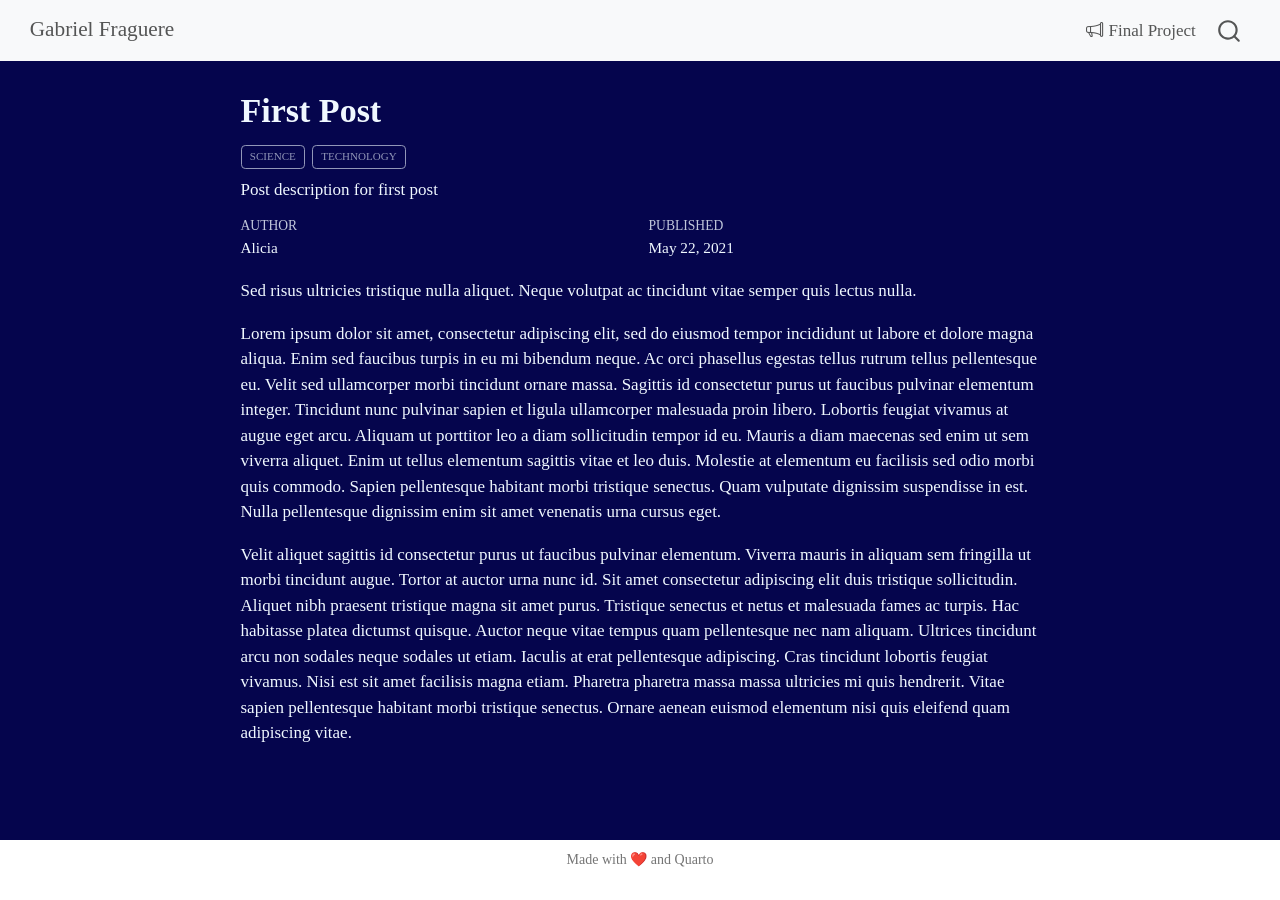
<file: website/docs/blog/first-post/index.html>
<!DOCTYPE html>
<html xmlns="http://www.w3.org/1999/xhtml" lang="en" xml:lang="en"><head>

<meta charset="utf-8">
<meta name="generator" content="quarto-1.5.57">

<meta name="viewport" content="width=device-width, initial-scale=1.0, user-scalable=yes">

<meta name="author" content="Alicia">
<meta name="dcterms.date" content="2021-05-22">
<meta name="description" content="Post description for first post">

<title>First Post – Home</title>
<style>
code{white-space: pre-wrap;}
span.smallcaps{font-variant: small-caps;}
div.columns{display: flex; gap: min(4vw, 1.5em);}
div.column{flex: auto; overflow-x: auto;}
div.hanging-indent{margin-left: 1.5em; text-indent: -1.5em;}
ul.task-list{list-style: none;}
ul.task-list li input[type="checkbox"] {
  width: 0.8em;
  margin: 0 0.8em 0.2em -1em; /* quarto-specific, see https://github.com/quarto-dev/quarto-cli/issues/4556 */ 
  vertical-align: middle;
}
</style>


<script src="../../site_libs/quarto-nav/quarto-nav.js"></script>
<script src="../../site_libs/quarto-nav/headroom.min.js"></script>
<script src="../../site_libs/clipboard/clipboard.min.js"></script>
<script src="../../site_libs/quarto-search/autocomplete.umd.js"></script>
<script src="../../site_libs/quarto-search/fuse.min.js"></script>
<script src="../../site_libs/quarto-search/quarto-search.js"></script>
<meta name="quarto:offset" content="../../">
<script src="../../site_libs/quarto-html/quarto.js"></script>
<script src="../../site_libs/quarto-html/popper.min.js"></script>
<script src="../../site_libs/quarto-html/tippy.umd.min.js"></script>
<script src="../../site_libs/quarto-html/anchor.min.js"></script>
<link href="../../site_libs/quarto-html/tippy.css" rel="stylesheet">
<link href="../../site_libs/quarto-html/quarto-syntax-highlighting-dark.css" rel="stylesheet" id="quarto-text-highlighting-styles">
<script src="../../site_libs/bootstrap/bootstrap.min.js"></script>
<link href="../../site_libs/bootstrap/bootstrap-icons.css" rel="stylesheet">
<link href="../../site_libs/bootstrap/bootstrap.min.css" rel="stylesheet" id="quarto-bootstrap" data-mode="dark">
<script id="quarto-search-options" type="application/json">{
  "location": "navbar",
  "copy-button": false,
  "collapse-after": 3,
  "panel-placement": "end",
  "type": "overlay",
  "limit": 50,
  "keyboard-shortcut": [
    "f",
    "/",
    "s"
  ],
  "show-item-context": false,
  "language": {
    "search-no-results-text": "No results",
    "search-matching-documents-text": "matching documents",
    "search-copy-link-title": "Copy link to search",
    "search-hide-matches-text": "Hide additional matches",
    "search-more-match-text": "more match in this document",
    "search-more-matches-text": "more matches in this document",
    "search-clear-button-title": "Clear",
    "search-text-placeholder": "",
    "search-detached-cancel-button-title": "Cancel",
    "search-submit-button-title": "Submit",
    "search-label": "Search"
  }
}</script>


<meta property="og:title" content="First Post – Home">
<meta property="og:description" content="Post description for first post">
<meta property="og:image" content="cover.jpg">
<meta property="og:site_name" content="Home">
</head>

<body class="nav-fixed fullcontent">

<div id="quarto-search-results"></div>
  <header id="quarto-header" class="headroom fixed-top">
    <nav class="navbar navbar-expand-lg " data-bs-theme="dark">
      <div class="navbar-container container-fluid">
      <div class="navbar-brand-container mx-auto">
    <a class="navbar-brand" href="../../index.html">
    <span class="navbar-title">Gabriel Fraguere</span>
    </a>
  </div>
            <div id="quarto-search" class="" title="Search"></div>
          <button class="navbar-toggler" type="button" data-bs-toggle="collapse" data-bs-target="#navbarCollapse" aria-controls="navbarCollapse" role="menu" aria-expanded="false" aria-label="Toggle navigation" onclick="if (window.quartoToggleHeadroom) { window.quartoToggleHeadroom(); }">
  <span class="navbar-toggler-icon"></span>
</button>
          <div class="collapse navbar-collapse" id="navbarCollapse">
            <ul class="navbar-nav navbar-nav-scroll ms-auto">
  <li class="nav-item">
    <a class="nav-link" href="../../projects/finalproject.html"> <i class="bi bi-megaphone" role="img">
</i> 
<span class="menu-text">Final Project</span></a>
  </li>  
</ul>
          </div> <!-- /navcollapse -->
            <div class="quarto-navbar-tools">
</div>
      </div> <!-- /container-fluid -->
    </nav>
</header>
<!-- content -->
<div id="quarto-content" class="quarto-container page-columns page-rows-contents page-layout-article page-navbar">
<!-- sidebar -->
<!-- margin-sidebar -->
    
<!-- main -->
<main class="content" id="quarto-document-content">

<header id="title-block-header" class="quarto-title-block default">
<div class="quarto-title">
<h1 class="title">First Post</h1>
  <div class="quarto-categories">
    <div class="quarto-category">Science</div>
    <div class="quarto-category">Technology</div>
  </div>
  </div>

<div>
  <div class="description">
    Post description for first post
  </div>
</div>


<div class="quarto-title-meta">

    <div>
    <div class="quarto-title-meta-heading">Author</div>
    <div class="quarto-title-meta-contents">
             <p>Alicia </p>
          </div>
  </div>
    
    <div>
    <div class="quarto-title-meta-heading">Published</div>
    <div class="quarto-title-meta-contents">
      <p class="date">May 22, 2021</p>
    </div>
  </div>
  
    
  </div>
  


</header>


<p>Sed risus ultricies tristique nulla aliquet. Neque volutpat ac tincidunt vitae semper quis lectus nulla.</p>
<p>Lorem ipsum dolor sit amet, consectetur adipiscing elit, sed do eiusmod tempor incididunt ut labore et dolore magna aliqua. Enim sed faucibus turpis in eu mi bibendum neque. Ac orci phasellus egestas tellus rutrum tellus pellentesque eu. Velit sed ullamcorper morbi tincidunt ornare massa. Sagittis id consectetur purus ut faucibus pulvinar elementum integer. Tincidunt nunc pulvinar sapien et ligula ullamcorper malesuada proin libero. Lobortis feugiat vivamus at augue eget arcu. Aliquam ut porttitor leo a diam sollicitudin tempor id eu. Mauris a diam maecenas sed enim ut sem viverra aliquet. Enim ut tellus elementum sagittis vitae et leo duis. Molestie at elementum eu facilisis sed odio morbi quis commodo. Sapien pellentesque habitant morbi tristique senectus. Quam vulputate dignissim suspendisse in est. Nulla pellentesque dignissim enim sit amet venenatis urna cursus eget.</p>
<p>Velit aliquet sagittis id consectetur purus ut faucibus pulvinar elementum. Viverra mauris in aliquam sem fringilla ut morbi tincidunt augue. Tortor at auctor urna nunc id. Sit amet consectetur adipiscing elit duis tristique sollicitudin. Aliquet nibh praesent tristique magna sit amet purus. Tristique senectus et netus et malesuada fames ac turpis. Hac habitasse platea dictumst quisque. Auctor neque vitae tempus quam pellentesque nec nam aliquam. Ultrices tincidunt arcu non sodales neque sodales ut etiam. Iaculis at erat pellentesque adipiscing. Cras tincidunt lobortis feugiat vivamus. Nisi est sit amet facilisis magna etiam. Pharetra pharetra massa massa ultricies mi quis hendrerit. Vitae sapien pellentesque habitant morbi tristique senectus. Ornare aenean euismod elementum nisi quis eleifend quam adipiscing vitae.</p>



</main> <!-- /main -->
<script id="quarto-html-after-body" type="application/javascript">
window.document.addEventListener("DOMContentLoaded", function (event) {
  const toggleBodyColorMode = (bsSheetEl) => {
    const mode = bsSheetEl.getAttribute("data-mode");
    const bodyEl = window.document.querySelector("body");
    if (mode === "dark") {
      bodyEl.classList.add("quarto-dark");
      bodyEl.classList.remove("quarto-light");
    } else {
      bodyEl.classList.add("quarto-light");
      bodyEl.classList.remove("quarto-dark");
    }
  }
  const toggleBodyColorPrimary = () => {
    const bsSheetEl = window.document.querySelector("link#quarto-bootstrap");
    if (bsSheetEl) {
      toggleBodyColorMode(bsSheetEl);
    }
  }
  toggleBodyColorPrimary();  
  const icon = "";
  const anchorJS = new window.AnchorJS();
  anchorJS.options = {
    placement: 'right',
    icon: icon
  };
  anchorJS.add('.anchored');
  const isCodeAnnotation = (el) => {
    for (const clz of el.classList) {
      if (clz.startsWith('code-annotation-')) {                     
        return true;
      }
    }
    return false;
  }
  const onCopySuccess = function(e) {
    // button target
    const button = e.trigger;
    // don't keep focus
    button.blur();
    // flash "checked"
    button.classList.add('code-copy-button-checked');
    var currentTitle = button.getAttribute("title");
    button.setAttribute("title", "Copied!");
    let tooltip;
    if (window.bootstrap) {
      button.setAttribute("data-bs-toggle", "tooltip");
      button.setAttribute("data-bs-placement", "left");
      button.setAttribute("data-bs-title", "Copied!");
      tooltip = new bootstrap.Tooltip(button, 
        { trigger: "manual", 
          customClass: "code-copy-button-tooltip",
          offset: [0, -8]});
      tooltip.show();    
    }
    setTimeout(function() {
      if (tooltip) {
        tooltip.hide();
        button.removeAttribute("data-bs-title");
        button.removeAttribute("data-bs-toggle");
        button.removeAttribute("data-bs-placement");
      }
      button.setAttribute("title", currentTitle);
      button.classList.remove('code-copy-button-checked');
    }, 1000);
    // clear code selection
    e.clearSelection();
  }
  const getTextToCopy = function(trigger) {
      const codeEl = trigger.previousElementSibling.cloneNode(true);
      for (const childEl of codeEl.children) {
        if (isCodeAnnotation(childEl)) {
          childEl.remove();
        }
      }
      return codeEl.innerText;
  }
  const clipboard = new window.ClipboardJS('.code-copy-button:not([data-in-quarto-modal])', {
    text: getTextToCopy
  });
  clipboard.on('success', onCopySuccess);
  if (window.document.getElementById('quarto-embedded-source-code-modal')) {
    // For code content inside modals, clipBoardJS needs to be initialized with a container option
    // TODO: Check when it could be a function (https://github.com/zenorocha/clipboard.js/issues/860)
    const clipboardModal = new window.ClipboardJS('.code-copy-button[data-in-quarto-modal]', {
      text: getTextToCopy,
      container: window.document.getElementById('quarto-embedded-source-code-modal')
    });
    clipboardModal.on('success', onCopySuccess);
  }
    var localhostRegex = new RegExp(/^(?:http|https):\/\/localhost\:?[0-9]*\//);
    var mailtoRegex = new RegExp(/^mailto:/);
      var filterRegex = new RegExp('/' + window.location.host + '/');
    var isInternal = (href) => {
        return filterRegex.test(href) || localhostRegex.test(href) || mailtoRegex.test(href);
    }
    // Inspect non-navigation links and adorn them if external
 	var links = window.document.querySelectorAll('a[href]:not(.nav-link):not(.navbar-brand):not(.toc-action):not(.sidebar-link):not(.sidebar-item-toggle):not(.pagination-link):not(.no-external):not([aria-hidden]):not(.dropdown-item):not(.quarto-navigation-tool):not(.about-link)');
    for (var i=0; i<links.length; i++) {
      const link = links[i];
      if (!isInternal(link.href)) {
        // undo the damage that might have been done by quarto-nav.js in the case of
        // links that we want to consider external
        if (link.dataset.originalHref !== undefined) {
          link.href = link.dataset.originalHref;
        }
      }
    }
  function tippyHover(el, contentFn, onTriggerFn, onUntriggerFn) {
    const config = {
      allowHTML: true,
      maxWidth: 500,
      delay: 100,
      arrow: false,
      appendTo: function(el) {
          return el.parentElement;
      },
      interactive: true,
      interactiveBorder: 10,
      theme: 'quarto',
      placement: 'bottom-start',
    };
    if (contentFn) {
      config.content = contentFn;
    }
    if (onTriggerFn) {
      config.onTrigger = onTriggerFn;
    }
    if (onUntriggerFn) {
      config.onUntrigger = onUntriggerFn;
    }
    window.tippy(el, config); 
  }
  const noterefs = window.document.querySelectorAll('a[role="doc-noteref"]');
  for (var i=0; i<noterefs.length; i++) {
    const ref = noterefs[i];
    tippyHover(ref, function() {
      // use id or data attribute instead here
      let href = ref.getAttribute('data-footnote-href') || ref.getAttribute('href');
      try { href = new URL(href).hash; } catch {}
      const id = href.replace(/^#\/?/, "");
      const note = window.document.getElementById(id);
      if (note) {
        return note.innerHTML;
      } else {
        return "";
      }
    });
  }
  const xrefs = window.document.querySelectorAll('a.quarto-xref');
  const processXRef = (id, note) => {
    // Strip column container classes
    const stripColumnClz = (el) => {
      el.classList.remove("page-full", "page-columns");
      if (el.children) {
        for (const child of el.children) {
          stripColumnClz(child);
        }
      }
    }
    stripColumnClz(note)
    if (id === null || id.startsWith('sec-')) {
      // Special case sections, only their first couple elements
      const container = document.createElement("div");
      if (note.children && note.children.length > 2) {
        container.appendChild(note.children[0].cloneNode(true));
        for (let i = 1; i < note.children.length; i++) {
          const child = note.children[i];
          if (child.tagName === "P" && child.innerText === "") {
            continue;
          } else {
            container.appendChild(child.cloneNode(true));
            break;
          }
        }
        if (window.Quarto?.typesetMath) {
          window.Quarto.typesetMath(container);
        }
        return container.innerHTML
      } else {
        if (window.Quarto?.typesetMath) {
          window.Quarto.typesetMath(note);
        }
        return note.innerHTML;
      }
    } else {
      // Remove any anchor links if they are present
      const anchorLink = note.querySelector('a.anchorjs-link');
      if (anchorLink) {
        anchorLink.remove();
      }
      if (window.Quarto?.typesetMath) {
        window.Quarto.typesetMath(note);
      }
      // TODO in 1.5, we should make sure this works without a callout special case
      if (note.classList.contains("callout")) {
        return note.outerHTML;
      } else {
        return note.innerHTML;
      }
    }
  }
  for (var i=0; i<xrefs.length; i++) {
    const xref = xrefs[i];
    tippyHover(xref, undefined, function(instance) {
      instance.disable();
      let url = xref.getAttribute('href');
      let hash = undefined; 
      if (url.startsWith('#')) {
        hash = url;
      } else {
        try { hash = new URL(url).hash; } catch {}
      }
      if (hash) {
        const id = hash.replace(/^#\/?/, "");
        const note = window.document.getElementById(id);
        if (note !== null) {
          try {
            const html = processXRef(id, note.cloneNode(true));
            instance.setContent(html);
          } finally {
            instance.enable();
            instance.show();
          }
        } else {
          // See if we can fetch this
          fetch(url.split('#')[0])
          .then(res => res.text())
          .then(html => {
            const parser = new DOMParser();
            const htmlDoc = parser.parseFromString(html, "text/html");
            const note = htmlDoc.getElementById(id);
            if (note !== null) {
              const html = processXRef(id, note);
              instance.setContent(html);
            } 
          }).finally(() => {
            instance.enable();
            instance.show();
          });
        }
      } else {
        // See if we can fetch a full url (with no hash to target)
        // This is a special case and we should probably do some content thinning / targeting
        fetch(url)
        .then(res => res.text())
        .then(html => {
          const parser = new DOMParser();
          const htmlDoc = parser.parseFromString(html, "text/html");
          const note = htmlDoc.querySelector('main.content');
          if (note !== null) {
            // This should only happen for chapter cross references
            // (since there is no id in the URL)
            // remove the first header
            if (note.children.length > 0 && note.children[0].tagName === "HEADER") {
              note.children[0].remove();
            }
            const html = processXRef(null, note);
            instance.setContent(html);
          } 
        }).finally(() => {
          instance.enable();
          instance.show();
        });
      }
    }, function(instance) {
    });
  }
      let selectedAnnoteEl;
      const selectorForAnnotation = ( cell, annotation) => {
        let cellAttr = 'data-code-cell="' + cell + '"';
        let lineAttr = 'data-code-annotation="' +  annotation + '"';
        const selector = 'span[' + cellAttr + '][' + lineAttr + ']';
        return selector;
      }
      const selectCodeLines = (annoteEl) => {
        const doc = window.document;
        const targetCell = annoteEl.getAttribute("data-target-cell");
        const targetAnnotation = annoteEl.getAttribute("data-target-annotation");
        const annoteSpan = window.document.querySelector(selectorForAnnotation(targetCell, targetAnnotation));
        const lines = annoteSpan.getAttribute("data-code-lines").split(",");
        const lineIds = lines.map((line) => {
          return targetCell + "-" + line;
        })
        let top = null;
        let height = null;
        let parent = null;
        if (lineIds.length > 0) {
            //compute the position of the single el (top and bottom and make a div)
            const el = window.document.getElementById(lineIds[0]);
            top = el.offsetTop;
            height = el.offsetHeight;
            parent = el.parentElement.parentElement;
          if (lineIds.length > 1) {
            const lastEl = window.document.getElementById(lineIds[lineIds.length - 1]);
            const bottom = lastEl.offsetTop + lastEl.offsetHeight;
            height = bottom - top;
          }
          if (top !== null && height !== null && parent !== null) {
            // cook up a div (if necessary) and position it 
            let div = window.document.getElementById("code-annotation-line-highlight");
            if (div === null) {
              div = window.document.createElement("div");
              div.setAttribute("id", "code-annotation-line-highlight");
              div.style.position = 'absolute';
              parent.appendChild(div);
            }
            div.style.top = top - 2 + "px";
            div.style.height = height + 4 + "px";
            div.style.left = 0;
            let gutterDiv = window.document.getElementById("code-annotation-line-highlight-gutter");
            if (gutterDiv === null) {
              gutterDiv = window.document.createElement("div");
              gutterDiv.setAttribute("id", "code-annotation-line-highlight-gutter");
              gutterDiv.style.position = 'absolute';
              const codeCell = window.document.getElementById(targetCell);
              const gutter = codeCell.querySelector('.code-annotation-gutter');
              gutter.appendChild(gutterDiv);
            }
            gutterDiv.style.top = top - 2 + "px";
            gutterDiv.style.height = height + 4 + "px";
          }
          selectedAnnoteEl = annoteEl;
        }
      };
      const unselectCodeLines = () => {
        const elementsIds = ["code-annotation-line-highlight", "code-annotation-line-highlight-gutter"];
        elementsIds.forEach((elId) => {
          const div = window.document.getElementById(elId);
          if (div) {
            div.remove();
          }
        });
        selectedAnnoteEl = undefined;
      };
        // Handle positioning of the toggle
    window.addEventListener(
      "resize",
      throttle(() => {
        elRect = undefined;
        if (selectedAnnoteEl) {
          selectCodeLines(selectedAnnoteEl);
        }
      }, 10)
    );
    function throttle(fn, ms) {
    let throttle = false;
    let timer;
      return (...args) => {
        if(!throttle) { // first call gets through
            fn.apply(this, args);
            throttle = true;
        } else { // all the others get throttled
            if(timer) clearTimeout(timer); // cancel #2
            timer = setTimeout(() => {
              fn.apply(this, args);
              timer = throttle = false;
            }, ms);
        }
      };
    }
      // Attach click handler to the DT
      const annoteDls = window.document.querySelectorAll('dt[data-target-cell]');
      for (const annoteDlNode of annoteDls) {
        annoteDlNode.addEventListener('click', (event) => {
          const clickedEl = event.target;
          if (clickedEl !== selectedAnnoteEl) {
            unselectCodeLines();
            const activeEl = window.document.querySelector('dt[data-target-cell].code-annotation-active');
            if (activeEl) {
              activeEl.classList.remove('code-annotation-active');
            }
            selectCodeLines(clickedEl);
            clickedEl.classList.add('code-annotation-active');
          } else {
            // Unselect the line
            unselectCodeLines();
            clickedEl.classList.remove('code-annotation-active');
          }
        });
      }
  const findCites = (el) => {
    const parentEl = el.parentElement;
    if (parentEl) {
      const cites = parentEl.dataset.cites;
      if (cites) {
        return {
          el,
          cites: cites.split(' ')
        };
      } else {
        return findCites(el.parentElement)
      }
    } else {
      return undefined;
    }
  };
  var bibliorefs = window.document.querySelectorAll('a[role="doc-biblioref"]');
  for (var i=0; i<bibliorefs.length; i++) {
    const ref = bibliorefs[i];
    const citeInfo = findCites(ref);
    if (citeInfo) {
      tippyHover(citeInfo.el, function() {
        var popup = window.document.createElement('div');
        citeInfo.cites.forEach(function(cite) {
          var citeDiv = window.document.createElement('div');
          citeDiv.classList.add('hanging-indent');
          citeDiv.classList.add('csl-entry');
          var biblioDiv = window.document.getElementById('ref-' + cite);
          if (biblioDiv) {
            citeDiv.innerHTML = biblioDiv.innerHTML;
          }
          popup.appendChild(citeDiv);
        });
        return popup.innerHTML;
      });
    }
  }
});
</script>
</div> <!-- /content -->
<footer class="footer">
  <div class="nav-footer">
    <div class="nav-footer-left">
      &nbsp;
    </div>   
    <div class="nav-footer-center">
<p>Made with ❤️ and Quarto</p>
</div>
    <div class="nav-footer-right">
      &nbsp;
    </div>
  </div>
</footer>




</body></html>
</file>
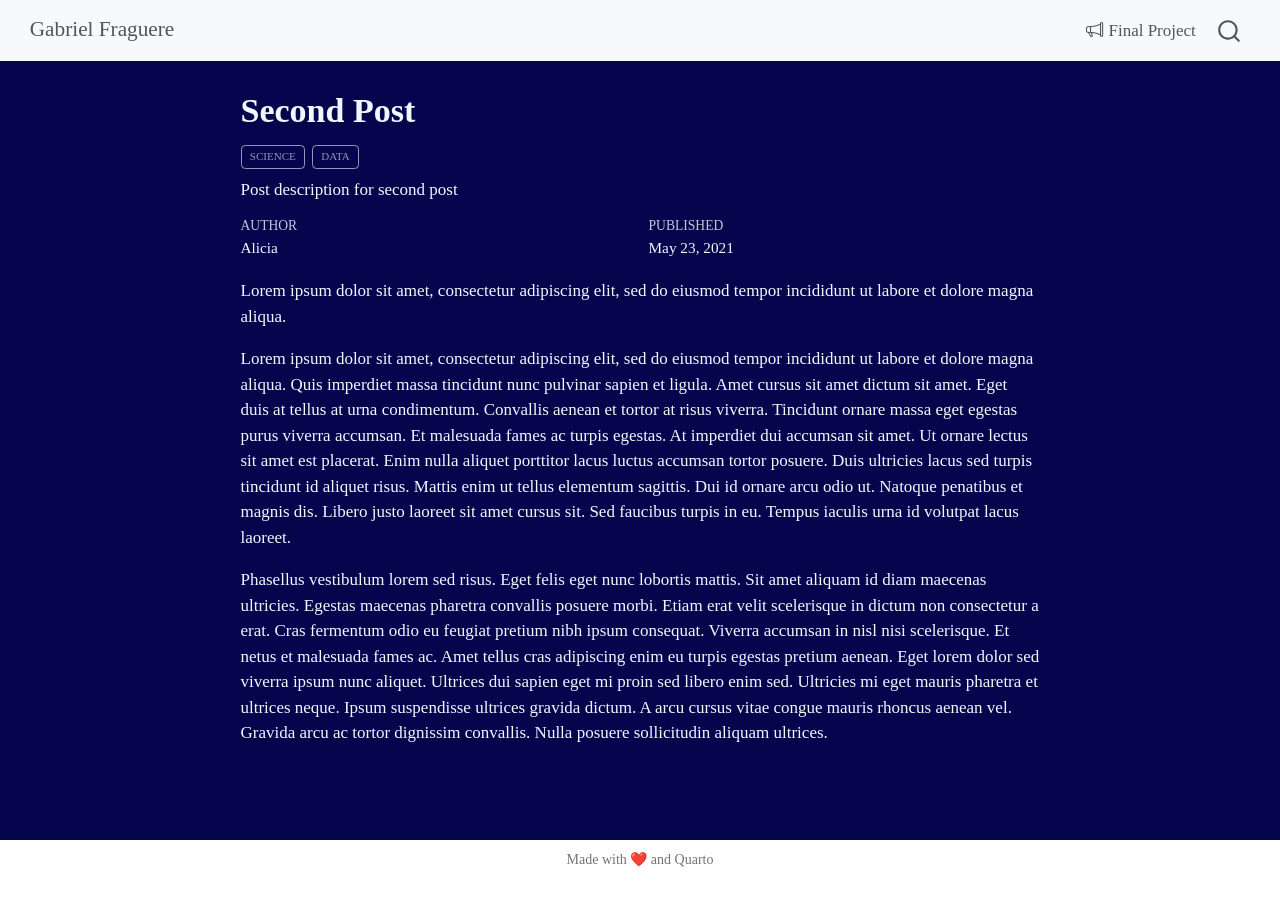
<file: website/docs/blog/second-post/index.html>
<!DOCTYPE html>
<html xmlns="http://www.w3.org/1999/xhtml" lang="en" xml:lang="en"><head>

<meta charset="utf-8">
<meta name="generator" content="quarto-1.5.57">

<meta name="viewport" content="width=device-width, initial-scale=1.0, user-scalable=yes">

<meta name="author" content="Alicia">
<meta name="dcterms.date" content="2021-05-23">
<meta name="description" content="Post description for second post">

<title>Second Post – Home</title>
<style>
code{white-space: pre-wrap;}
span.smallcaps{font-variant: small-caps;}
div.columns{display: flex; gap: min(4vw, 1.5em);}
div.column{flex: auto; overflow-x: auto;}
div.hanging-indent{margin-left: 1.5em; text-indent: -1.5em;}
ul.task-list{list-style: none;}
ul.task-list li input[type="checkbox"] {
  width: 0.8em;
  margin: 0 0.8em 0.2em -1em; /* quarto-specific, see https://github.com/quarto-dev/quarto-cli/issues/4556 */ 
  vertical-align: middle;
}
</style>


<script src="../../site_libs/quarto-nav/quarto-nav.js"></script>
<script src="../../site_libs/quarto-nav/headroom.min.js"></script>
<script src="../../site_libs/clipboard/clipboard.min.js"></script>
<script src="../../site_libs/quarto-search/autocomplete.umd.js"></script>
<script src="../../site_libs/quarto-search/fuse.min.js"></script>
<script src="../../site_libs/quarto-search/quarto-search.js"></script>
<meta name="quarto:offset" content="../../">
<script src="../../site_libs/quarto-html/quarto.js"></script>
<script src="../../site_libs/quarto-html/popper.min.js"></script>
<script src="../../site_libs/quarto-html/tippy.umd.min.js"></script>
<script src="../../site_libs/quarto-html/anchor.min.js"></script>
<link href="../../site_libs/quarto-html/tippy.css" rel="stylesheet">
<link href="../../site_libs/quarto-html/quarto-syntax-highlighting-dark.css" rel="stylesheet" id="quarto-text-highlighting-styles">
<script src="../../site_libs/bootstrap/bootstrap.min.js"></script>
<link href="../../site_libs/bootstrap/bootstrap-icons.css" rel="stylesheet">
<link href="../../site_libs/bootstrap/bootstrap.min.css" rel="stylesheet" id="quarto-bootstrap" data-mode="dark">
<script id="quarto-search-options" type="application/json">{
  "location": "navbar",
  "copy-button": false,
  "collapse-after": 3,
  "panel-placement": "end",
  "type": "overlay",
  "limit": 50,
  "keyboard-shortcut": [
    "f",
    "/",
    "s"
  ],
  "show-item-context": false,
  "language": {
    "search-no-results-text": "No results",
    "search-matching-documents-text": "matching documents",
    "search-copy-link-title": "Copy link to search",
    "search-hide-matches-text": "Hide additional matches",
    "search-more-match-text": "more match in this document",
    "search-more-matches-text": "more matches in this document",
    "search-clear-button-title": "Clear",
    "search-text-placeholder": "",
    "search-detached-cancel-button-title": "Cancel",
    "search-submit-button-title": "Submit",
    "search-label": "Search"
  }
}</script>


<meta property="og:title" content="Second Post – Home">
<meta property="og:description" content="Post description for second post">
<meta property="og:image" content="cover.jpg">
<meta property="og:site_name" content="Home">
</head>

<body class="nav-fixed fullcontent">

<div id="quarto-search-results"></div>
  <header id="quarto-header" class="headroom fixed-top">
    <nav class="navbar navbar-expand-lg " data-bs-theme="dark">
      <div class="navbar-container container-fluid">
      <div class="navbar-brand-container mx-auto">
    <a class="navbar-brand" href="../../index.html">
    <span class="navbar-title">Gabriel Fraguere</span>
    </a>
  </div>
            <div id="quarto-search" class="" title="Search"></div>
          <button class="navbar-toggler" type="button" data-bs-toggle="collapse" data-bs-target="#navbarCollapse" aria-controls="navbarCollapse" role="menu" aria-expanded="false" aria-label="Toggle navigation" onclick="if (window.quartoToggleHeadroom) { window.quartoToggleHeadroom(); }">
  <span class="navbar-toggler-icon"></span>
</button>
          <div class="collapse navbar-collapse" id="navbarCollapse">
            <ul class="navbar-nav navbar-nav-scroll ms-auto">
  <li class="nav-item">
    <a class="nav-link" href="../../projects/finalproject.html"> <i class="bi bi-megaphone" role="img">
</i> 
<span class="menu-text">Final Project</span></a>
  </li>  
</ul>
          </div> <!-- /navcollapse -->
            <div class="quarto-navbar-tools">
</div>
      </div> <!-- /container-fluid -->
    </nav>
</header>
<!-- content -->
<div id="quarto-content" class="quarto-container page-columns page-rows-contents page-layout-article page-navbar">
<!-- sidebar -->
<!-- margin-sidebar -->
    
<!-- main -->
<main class="content" id="quarto-document-content">

<header id="title-block-header" class="quarto-title-block default">
<div class="quarto-title">
<h1 class="title">Second Post</h1>
  <div class="quarto-categories">
    <div class="quarto-category">Science</div>
    <div class="quarto-category">Data</div>
  </div>
  </div>

<div>
  <div class="description">
    Post description for second post
  </div>
</div>


<div class="quarto-title-meta">

    <div>
    <div class="quarto-title-meta-heading">Author</div>
    <div class="quarto-title-meta-contents">
             <p>Alicia </p>
          </div>
  </div>
    
    <div>
    <div class="quarto-title-meta-heading">Published</div>
    <div class="quarto-title-meta-contents">
      <p class="date">May 23, 2021</p>
    </div>
  </div>
  
    
  </div>
  


</header>


<p>Lorem ipsum dolor sit amet, consectetur adipiscing elit, sed do eiusmod tempor incididunt ut labore et dolore magna aliqua.</p>
<p>Lorem ipsum dolor sit amet, consectetur adipiscing elit, sed do eiusmod tempor incididunt ut labore et dolore magna aliqua. Quis imperdiet massa tincidunt nunc pulvinar sapien et ligula. Amet cursus sit amet dictum sit amet. Eget duis at tellus at urna condimentum. Convallis aenean et tortor at risus viverra. Tincidunt ornare massa eget egestas purus viverra accumsan. Et malesuada fames ac turpis egestas. At imperdiet dui accumsan sit amet. Ut ornare lectus sit amet est placerat. Enim nulla aliquet porttitor lacus luctus accumsan tortor posuere. Duis ultricies lacus sed turpis tincidunt id aliquet risus. Mattis enim ut tellus elementum sagittis. Dui id ornare arcu odio ut. Natoque penatibus et magnis dis. Libero justo laoreet sit amet cursus sit. Sed faucibus turpis in eu. Tempus iaculis urna id volutpat lacus laoreet.</p>
<p>Phasellus vestibulum lorem sed risus. Eget felis eget nunc lobortis mattis. Sit amet aliquam id diam maecenas ultricies. Egestas maecenas pharetra convallis posuere morbi. Etiam erat velit scelerisque in dictum non consectetur a erat. Cras fermentum odio eu feugiat pretium nibh ipsum consequat. Viverra accumsan in nisl nisi scelerisque. Et netus et malesuada fames ac. Amet tellus cras adipiscing enim eu turpis egestas pretium aenean. Eget lorem dolor sed viverra ipsum nunc aliquet. Ultrices dui sapien eget mi proin sed libero enim sed. Ultricies mi eget mauris pharetra et ultrices neque. Ipsum suspendisse ultrices gravida dictum. A arcu cursus vitae congue mauris rhoncus aenean vel. Gravida arcu ac tortor dignissim convallis. Nulla posuere sollicitudin aliquam ultrices.</p>



</main> <!-- /main -->
<script id="quarto-html-after-body" type="application/javascript">
window.document.addEventListener("DOMContentLoaded", function (event) {
  const toggleBodyColorMode = (bsSheetEl) => {
    const mode = bsSheetEl.getAttribute("data-mode");
    const bodyEl = window.document.querySelector("body");
    if (mode === "dark") {
      bodyEl.classList.add("quarto-dark");
      bodyEl.classList.remove("quarto-light");
    } else {
      bodyEl.classList.add("quarto-light");
      bodyEl.classList.remove("quarto-dark");
    }
  }
  const toggleBodyColorPrimary = () => {
    const bsSheetEl = window.document.querySelector("link#quarto-bootstrap");
    if (bsSheetEl) {
      toggleBodyColorMode(bsSheetEl);
    }
  }
  toggleBodyColorPrimary();  
  const icon = "";
  const anchorJS = new window.AnchorJS();
  anchorJS.options = {
    placement: 'right',
    icon: icon
  };
  anchorJS.add('.anchored');
  const isCodeAnnotation = (el) => {
    for (const clz of el.classList) {
      if (clz.startsWith('code-annotation-')) {                     
        return true;
      }
    }
    return false;
  }
  const onCopySuccess = function(e) {
    // button target
    const button = e.trigger;
    // don't keep focus
    button.blur();
    // flash "checked"
    button.classList.add('code-copy-button-checked');
    var currentTitle = button.getAttribute("title");
    button.setAttribute("title", "Copied!");
    let tooltip;
    if (window.bootstrap) {
      button.setAttribute("data-bs-toggle", "tooltip");
      button.setAttribute("data-bs-placement", "left");
      button.setAttribute("data-bs-title", "Copied!");
      tooltip = new bootstrap.Tooltip(button, 
        { trigger: "manual", 
          customClass: "code-copy-button-tooltip",
          offset: [0, -8]});
      tooltip.show();    
    }
    setTimeout(function() {
      if (tooltip) {
        tooltip.hide();
        button.removeAttribute("data-bs-title");
        button.removeAttribute("data-bs-toggle");
        button.removeAttribute("data-bs-placement");
      }
      button.setAttribute("title", currentTitle);
      button.classList.remove('code-copy-button-checked');
    }, 1000);
    // clear code selection
    e.clearSelection();
  }
  const getTextToCopy = function(trigger) {
      const codeEl = trigger.previousElementSibling.cloneNode(true);
      for (const childEl of codeEl.children) {
        if (isCodeAnnotation(childEl)) {
          childEl.remove();
        }
      }
      return codeEl.innerText;
  }
  const clipboard = new window.ClipboardJS('.code-copy-button:not([data-in-quarto-modal])', {
    text: getTextToCopy
  });
  clipboard.on('success', onCopySuccess);
  if (window.document.getElementById('quarto-embedded-source-code-modal')) {
    // For code content inside modals, clipBoardJS needs to be initialized with a container option
    // TODO: Check when it could be a function (https://github.com/zenorocha/clipboard.js/issues/860)
    const clipboardModal = new window.ClipboardJS('.code-copy-button[data-in-quarto-modal]', {
      text: getTextToCopy,
      container: window.document.getElementById('quarto-embedded-source-code-modal')
    });
    clipboardModal.on('success', onCopySuccess);
  }
    var localhostRegex = new RegExp(/^(?:http|https):\/\/localhost\:?[0-9]*\//);
    var mailtoRegex = new RegExp(/^mailto:/);
      var filterRegex = new RegExp('/' + window.location.host + '/');
    var isInternal = (href) => {
        return filterRegex.test(href) || localhostRegex.test(href) || mailtoRegex.test(href);
    }
    // Inspect non-navigation links and adorn them if external
 	var links = window.document.querySelectorAll('a[href]:not(.nav-link):not(.navbar-brand):not(.toc-action):not(.sidebar-link):not(.sidebar-item-toggle):not(.pagination-link):not(.no-external):not([aria-hidden]):not(.dropdown-item):not(.quarto-navigation-tool):not(.about-link)');
    for (var i=0; i<links.length; i++) {
      const link = links[i];
      if (!isInternal(link.href)) {
        // undo the damage that might have been done by quarto-nav.js in the case of
        // links that we want to consider external
        if (link.dataset.originalHref !== undefined) {
          link.href = link.dataset.originalHref;
        }
      }
    }
  function tippyHover(el, contentFn, onTriggerFn, onUntriggerFn) {
    const config = {
      allowHTML: true,
      maxWidth: 500,
      delay: 100,
      arrow: false,
      appendTo: function(el) {
          return el.parentElement;
      },
      interactive: true,
      interactiveBorder: 10,
      theme: 'quarto',
      placement: 'bottom-start',
    };
    if (contentFn) {
      config.content = contentFn;
    }
    if (onTriggerFn) {
      config.onTrigger = onTriggerFn;
    }
    if (onUntriggerFn) {
      config.onUntrigger = onUntriggerFn;
    }
    window.tippy(el, config); 
  }
  const noterefs = window.document.querySelectorAll('a[role="doc-noteref"]');
  for (var i=0; i<noterefs.length; i++) {
    const ref = noterefs[i];
    tippyHover(ref, function() {
      // use id or data attribute instead here
      let href = ref.getAttribute('data-footnote-href') || ref.getAttribute('href');
      try { href = new URL(href).hash; } catch {}
      const id = href.replace(/^#\/?/, "");
      const note = window.document.getElementById(id);
      if (note) {
        return note.innerHTML;
      } else {
        return "";
      }
    });
  }
  const xrefs = window.document.querySelectorAll('a.quarto-xref');
  const processXRef = (id, note) => {
    // Strip column container classes
    const stripColumnClz = (el) => {
      el.classList.remove("page-full", "page-columns");
      if (el.children) {
        for (const child of el.children) {
          stripColumnClz(child);
        }
      }
    }
    stripColumnClz(note)
    if (id === null || id.startsWith('sec-')) {
      // Special case sections, only their first couple elements
      const container = document.createElement("div");
      if (note.children && note.children.length > 2) {
        container.appendChild(note.children[0].cloneNode(true));
        for (let i = 1; i < note.children.length; i++) {
          const child = note.children[i];
          if (child.tagName === "P" && child.innerText === "") {
            continue;
          } else {
            container.appendChild(child.cloneNode(true));
            break;
          }
        }
        if (window.Quarto?.typesetMath) {
          window.Quarto.typesetMath(container);
        }
        return container.innerHTML
      } else {
        if (window.Quarto?.typesetMath) {
          window.Quarto.typesetMath(note);
        }
        return note.innerHTML;
      }
    } else {
      // Remove any anchor links if they are present
      const anchorLink = note.querySelector('a.anchorjs-link');
      if (anchorLink) {
        anchorLink.remove();
      }
      if (window.Quarto?.typesetMath) {
        window.Quarto.typesetMath(note);
      }
      // TODO in 1.5, we should make sure this works without a callout special case
      if (note.classList.contains("callout")) {
        return note.outerHTML;
      } else {
        return note.innerHTML;
      }
    }
  }
  for (var i=0; i<xrefs.length; i++) {
    const xref = xrefs[i];
    tippyHover(xref, undefined, function(instance) {
      instance.disable();
      let url = xref.getAttribute('href');
      let hash = undefined; 
      if (url.startsWith('#')) {
        hash = url;
      } else {
        try { hash = new URL(url).hash; } catch {}
      }
      if (hash) {
        const id = hash.replace(/^#\/?/, "");
        const note = window.document.getElementById(id);
        if (note !== null) {
          try {
            const html = processXRef(id, note.cloneNode(true));
            instance.setContent(html);
          } finally {
            instance.enable();
            instance.show();
          }
        } else {
          // See if we can fetch this
          fetch(url.split('#')[0])
          .then(res => res.text())
          .then(html => {
            const parser = new DOMParser();
            const htmlDoc = parser.parseFromString(html, "text/html");
            const note = htmlDoc.getElementById(id);
            if (note !== null) {
              const html = processXRef(id, note);
              instance.setContent(html);
            } 
          }).finally(() => {
            instance.enable();
            instance.show();
          });
        }
      } else {
        // See if we can fetch a full url (with no hash to target)
        // This is a special case and we should probably do some content thinning / targeting
        fetch(url)
        .then(res => res.text())
        .then(html => {
          const parser = new DOMParser();
          const htmlDoc = parser.parseFromString(html, "text/html");
          const note = htmlDoc.querySelector('main.content');
          if (note !== null) {
            // This should only happen for chapter cross references
            // (since there is no id in the URL)
            // remove the first header
            if (note.children.length > 0 && note.children[0].tagName === "HEADER") {
              note.children[0].remove();
            }
            const html = processXRef(null, note);
            instance.setContent(html);
          } 
        }).finally(() => {
          instance.enable();
          instance.show();
        });
      }
    }, function(instance) {
    });
  }
      let selectedAnnoteEl;
      const selectorForAnnotation = ( cell, annotation) => {
        let cellAttr = 'data-code-cell="' + cell + '"';
        let lineAttr = 'data-code-annotation="' +  annotation + '"';
        const selector = 'span[' + cellAttr + '][' + lineAttr + ']';
        return selector;
      }
      const selectCodeLines = (annoteEl) => {
        const doc = window.document;
        const targetCell = annoteEl.getAttribute("data-target-cell");
        const targetAnnotation = annoteEl.getAttribute("data-target-annotation");
        const annoteSpan = window.document.querySelector(selectorForAnnotation(targetCell, targetAnnotation));
        const lines = annoteSpan.getAttribute("data-code-lines").split(",");
        const lineIds = lines.map((line) => {
          return targetCell + "-" + line;
        })
        let top = null;
        let height = null;
        let parent = null;
        if (lineIds.length > 0) {
            //compute the position of the single el (top and bottom and make a div)
            const el = window.document.getElementById(lineIds[0]);
            top = el.offsetTop;
            height = el.offsetHeight;
            parent = el.parentElement.parentElement;
          if (lineIds.length > 1) {
            const lastEl = window.document.getElementById(lineIds[lineIds.length - 1]);
            const bottom = lastEl.offsetTop + lastEl.offsetHeight;
            height = bottom - top;
          }
          if (top !== null && height !== null && parent !== null) {
            // cook up a div (if necessary) and position it 
            let div = window.document.getElementById("code-annotation-line-highlight");
            if (div === null) {
              div = window.document.createElement("div");
              div.setAttribute("id", "code-annotation-line-highlight");
              div.style.position = 'absolute';
              parent.appendChild(div);
            }
            div.style.top = top - 2 + "px";
            div.style.height = height + 4 + "px";
            div.style.left = 0;
            let gutterDiv = window.document.getElementById("code-annotation-line-highlight-gutter");
            if (gutterDiv === null) {
              gutterDiv = window.document.createElement("div");
              gutterDiv.setAttribute("id", "code-annotation-line-highlight-gutter");
              gutterDiv.style.position = 'absolute';
              const codeCell = window.document.getElementById(targetCell);
              const gutter = codeCell.querySelector('.code-annotation-gutter');
              gutter.appendChild(gutterDiv);
            }
            gutterDiv.style.top = top - 2 + "px";
            gutterDiv.style.height = height + 4 + "px";
          }
          selectedAnnoteEl = annoteEl;
        }
      };
      const unselectCodeLines = () => {
        const elementsIds = ["code-annotation-line-highlight", "code-annotation-line-highlight-gutter"];
        elementsIds.forEach((elId) => {
          const div = window.document.getElementById(elId);
          if (div) {
            div.remove();
          }
        });
        selectedAnnoteEl = undefined;
      };
        // Handle positioning of the toggle
    window.addEventListener(
      "resize",
      throttle(() => {
        elRect = undefined;
        if (selectedAnnoteEl) {
          selectCodeLines(selectedAnnoteEl);
        }
      }, 10)
    );
    function throttle(fn, ms) {
    let throttle = false;
    let timer;
      return (...args) => {
        if(!throttle) { // first call gets through
            fn.apply(this, args);
            throttle = true;
        } else { // all the others get throttled
            if(timer) clearTimeout(timer); // cancel #2
            timer = setTimeout(() => {
              fn.apply(this, args);
              timer = throttle = false;
            }, ms);
        }
      };
    }
      // Attach click handler to the DT
      const annoteDls = window.document.querySelectorAll('dt[data-target-cell]');
      for (const annoteDlNode of annoteDls) {
        annoteDlNode.addEventListener('click', (event) => {
          const clickedEl = event.target;
          if (clickedEl !== selectedAnnoteEl) {
            unselectCodeLines();
            const activeEl = window.document.querySelector('dt[data-target-cell].code-annotation-active');
            if (activeEl) {
              activeEl.classList.remove('code-annotation-active');
            }
            selectCodeLines(clickedEl);
            clickedEl.classList.add('code-annotation-active');
          } else {
            // Unselect the line
            unselectCodeLines();
            clickedEl.classList.remove('code-annotation-active');
          }
        });
      }
  const findCites = (el) => {
    const parentEl = el.parentElement;
    if (parentEl) {
      const cites = parentEl.dataset.cites;
      if (cites) {
        return {
          el,
          cites: cites.split(' ')
        };
      } else {
        return findCites(el.parentElement)
      }
    } else {
      return undefined;
    }
  };
  var bibliorefs = window.document.querySelectorAll('a[role="doc-biblioref"]');
  for (var i=0; i<bibliorefs.length; i++) {
    const ref = bibliorefs[i];
    const citeInfo = findCites(ref);
    if (citeInfo) {
      tippyHover(citeInfo.el, function() {
        var popup = window.document.createElement('div');
        citeInfo.cites.forEach(function(cite) {
          var citeDiv = window.document.createElement('div');
          citeDiv.classList.add('hanging-indent');
          citeDiv.classList.add('csl-entry');
          var biblioDiv = window.document.getElementById('ref-' + cite);
          if (biblioDiv) {
            citeDiv.innerHTML = biblioDiv.innerHTML;
          }
          popup.appendChild(citeDiv);
        });
        return popup.innerHTML;
      });
    }
  }
});
</script>
</div> <!-- /content -->
<footer class="footer">
  <div class="nav-footer">
    <div class="nav-footer-left">
      &nbsp;
    </div>   
    <div class="nav-footer-center">
<p>Made with ❤️ and Quarto</p>
</div>
    <div class="nav-footer-right">
      &nbsp;
    </div>
  </div>
</footer>




</body></html>
</file>
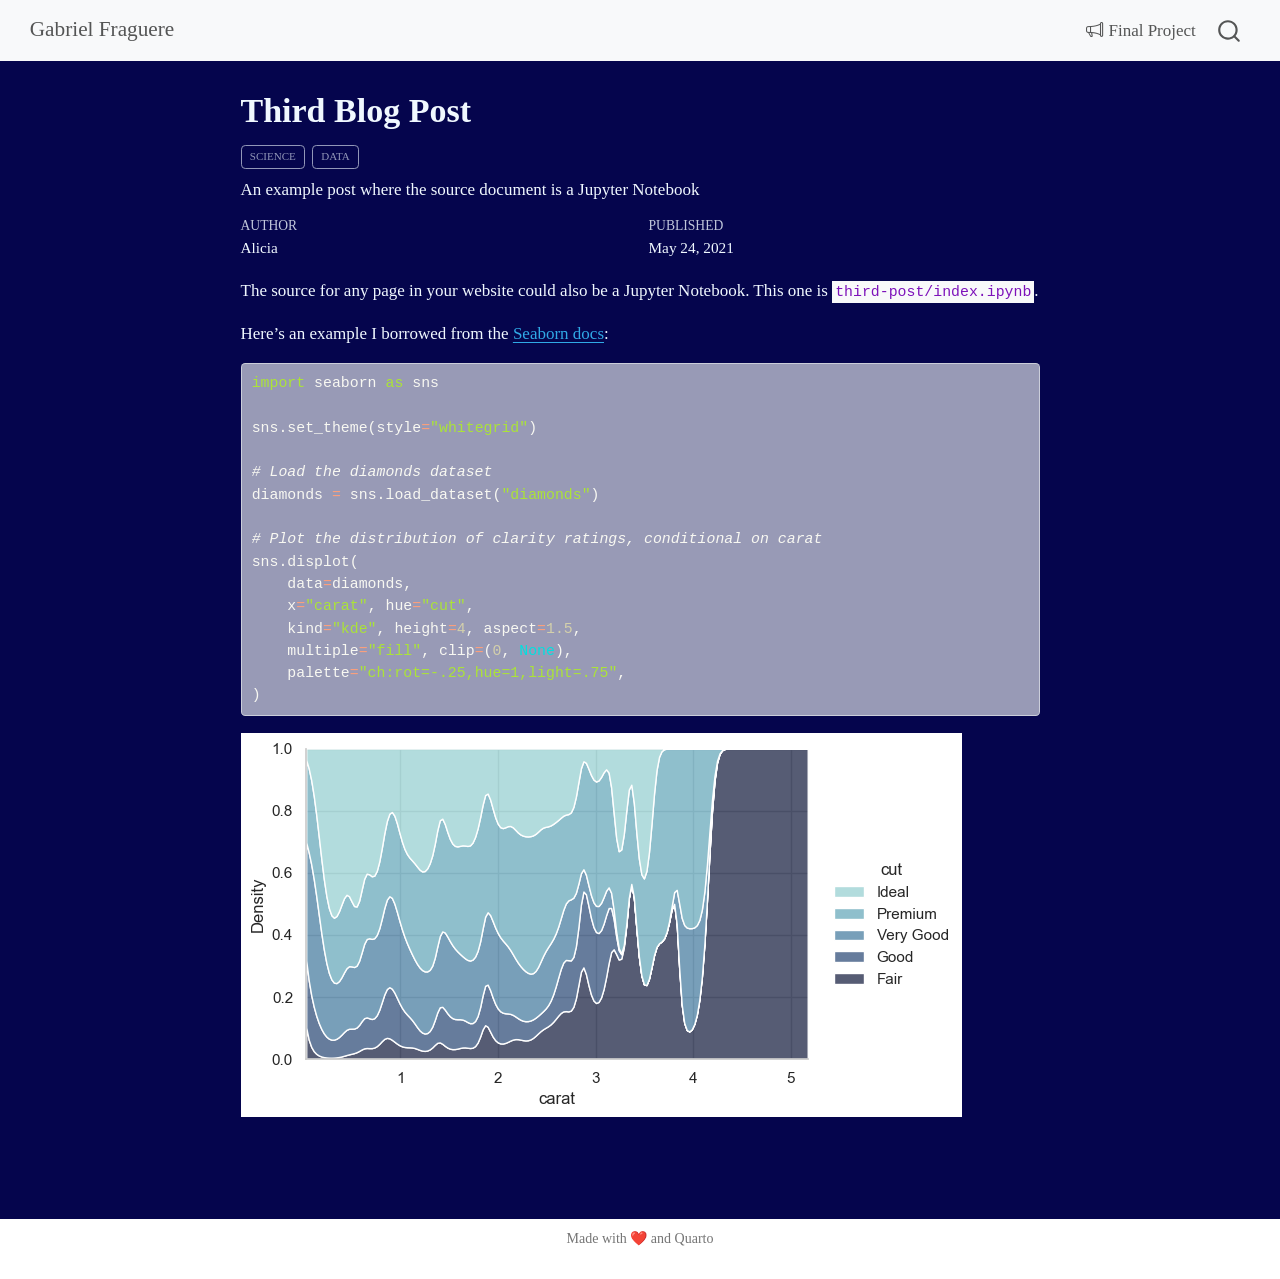
<file: website/docs/blog/third-post/index.html>
<!DOCTYPE html>
<html xmlns="http://www.w3.org/1999/xhtml" lang="en" xml:lang="en"><head>

<meta charset="utf-8">
<meta name="generator" content="quarto-1.5.57">

<meta name="viewport" content="width=device-width, initial-scale=1.0, user-scalable=yes">

<meta name="author" content="Alicia">
<meta name="dcterms.date" content="2021-05-24">
<meta name="description" content="An example post where the source document is a Jupyter Notebook">

<title>Third Blog Post – Home</title>
<style>
code{white-space: pre-wrap;}
span.smallcaps{font-variant: small-caps;}
div.columns{display: flex; gap: min(4vw, 1.5em);}
div.column{flex: auto; overflow-x: auto;}
div.hanging-indent{margin-left: 1.5em; text-indent: -1.5em;}
ul.task-list{list-style: none;}
ul.task-list li input[type="checkbox"] {
  width: 0.8em;
  margin: 0 0.8em 0.2em -1em; /* quarto-specific, see https://github.com/quarto-dev/quarto-cli/issues/4556 */ 
  vertical-align: middle;
}
/* CSS for syntax highlighting */
pre > code.sourceCode { white-space: pre; position: relative; }
pre > code.sourceCode > span { line-height: 1.25; }
pre > code.sourceCode > span:empty { height: 1.2em; }
.sourceCode { overflow: visible; }
code.sourceCode > span { color: inherit; text-decoration: inherit; }
div.sourceCode { margin: 1em 0; }
pre.sourceCode { margin: 0; }
@media screen {
div.sourceCode { overflow: auto; }
}
@media print {
pre > code.sourceCode { white-space: pre-wrap; }
pre > code.sourceCode > span { display: inline-block; text-indent: -5em; padding-left: 5em; }
}
pre.numberSource code
  { counter-reset: source-line 0; }
pre.numberSource code > span
  { position: relative; left: -4em; counter-increment: source-line; }
pre.numberSource code > span > a:first-child::before
  { content: counter(source-line);
    position: relative; left: -1em; text-align: right; vertical-align: baseline;
    border: none; display: inline-block;
    -webkit-touch-callout: none; -webkit-user-select: none;
    -khtml-user-select: none; -moz-user-select: none;
    -ms-user-select: none; user-select: none;
    padding: 0 4px; width: 4em;
  }
pre.numberSource { margin-left: 3em;  padding-left: 4px; }
div.sourceCode
  {   }
@media screen {
pre > code.sourceCode > span > a:first-child::before { text-decoration: underline; }
}
</style>


<script src="../../site_libs/quarto-nav/quarto-nav.js"></script>
<script src="../../site_libs/quarto-nav/headroom.min.js"></script>
<script src="../../site_libs/clipboard/clipboard.min.js"></script>
<script src="../../site_libs/quarto-search/autocomplete.umd.js"></script>
<script src="../../site_libs/quarto-search/fuse.min.js"></script>
<script src="../../site_libs/quarto-search/quarto-search.js"></script>
<meta name="quarto:offset" content="../../">
<script src="../../site_libs/quarto-html/quarto.js"></script>
<script src="../../site_libs/quarto-html/popper.min.js"></script>
<script src="../../site_libs/quarto-html/tippy.umd.min.js"></script>
<script src="../../site_libs/quarto-html/anchor.min.js"></script>
<link href="../../site_libs/quarto-html/tippy.css" rel="stylesheet">
<link href="../../site_libs/quarto-html/quarto-syntax-highlighting-dark.css" rel="stylesheet" id="quarto-text-highlighting-styles">
<script src="../../site_libs/bootstrap/bootstrap.min.js"></script>
<link href="../../site_libs/bootstrap/bootstrap-icons.css" rel="stylesheet">
<link href="../../site_libs/bootstrap/bootstrap.min.css" rel="stylesheet" id="quarto-bootstrap" data-mode="dark">
<script id="quarto-search-options" type="application/json">{
  "location": "navbar",
  "copy-button": false,
  "collapse-after": 3,
  "panel-placement": "end",
  "type": "overlay",
  "limit": 50,
  "keyboard-shortcut": [
    "f",
    "/",
    "s"
  ],
  "show-item-context": false,
  "language": {
    "search-no-results-text": "No results",
    "search-matching-documents-text": "matching documents",
    "search-copy-link-title": "Copy link to search",
    "search-hide-matches-text": "Hide additional matches",
    "search-more-match-text": "more match in this document",
    "search-more-matches-text": "more matches in this document",
    "search-clear-button-title": "Clear",
    "search-text-placeholder": "",
    "search-detached-cancel-button-title": "Cancel",
    "search-submit-button-title": "Submit",
    "search-label": "Search"
  }
}</script>


<meta property="og:title" content="Third Blog Post – Home">
<meta property="og:description" content="An example post where the source document is a Jupyter Notebook">
<meta property="og:site_name" content="Home">
</head>

<body class="nav-fixed fullcontent">

<div id="quarto-search-results"></div>
  <header id="quarto-header" class="headroom fixed-top">
    <nav class="navbar navbar-expand-lg " data-bs-theme="dark">
      <div class="navbar-container container-fluid">
      <div class="navbar-brand-container mx-auto">
    <a class="navbar-brand" href="../../index.html">
    <span class="navbar-title">Gabriel Fraguere</span>
    </a>
  </div>
            <div id="quarto-search" class="" title="Search"></div>
          <button class="navbar-toggler" type="button" data-bs-toggle="collapse" data-bs-target="#navbarCollapse" aria-controls="navbarCollapse" role="menu" aria-expanded="false" aria-label="Toggle navigation" onclick="if (window.quartoToggleHeadroom) { window.quartoToggleHeadroom(); }">
  <span class="navbar-toggler-icon"></span>
</button>
          <div class="collapse navbar-collapse" id="navbarCollapse">
            <ul class="navbar-nav navbar-nav-scroll ms-auto">
  <li class="nav-item">
    <a class="nav-link" href="../../projects/finalproject.html"> <i class="bi bi-megaphone" role="img">
</i> 
<span class="menu-text">Final Project</span></a>
  </li>  
</ul>
          </div> <!-- /navcollapse -->
            <div class="quarto-navbar-tools">
</div>
      </div> <!-- /container-fluid -->
    </nav>
</header>
<!-- content -->
<div id="quarto-content" class="quarto-container page-columns page-rows-contents page-layout-article page-navbar">
<!-- sidebar -->
<!-- margin-sidebar -->
    
<!-- main -->
<main class="content" id="quarto-document-content">

<header id="title-block-header" class="quarto-title-block default">
<div class="quarto-title">
<h1 class="title">Third Blog Post</h1>
  <div class="quarto-categories">
    <div class="quarto-category">Science</div>
    <div class="quarto-category">Data</div>
  </div>
  </div>

<div>
  <div class="description">
    An example post where the source document is a Jupyter Notebook
  </div>
</div>


<div class="quarto-title-meta">

    <div>
    <div class="quarto-title-meta-heading">Author</div>
    <div class="quarto-title-meta-contents">
             <p>Alicia </p>
          </div>
  </div>
    
    <div>
    <div class="quarto-title-meta-heading">Published</div>
    <div class="quarto-title-meta-contents">
      <p class="date">May 24, 2021</p>
    </div>
  </div>
  
    
  </div>
  


</header>


<p>The source for any page in your website could also be a Jupyter Notebook. This one is <code>third-post/index.ipynb</code>.</p>
<p>Here’s an example I borrowed from the <a href="https://seaborn.pydata.org/examples/multiple_conditional_kde.html">Seaborn docs</a>:</p>
<div id="cell-3" class="cell" data-execution_count="8">
<div class="sourceCode cell-code" id="cb1"><pre class="sourceCode python code-with-copy"><code class="sourceCode python"><span id="cb1-1"><a href="#cb1-1" aria-hidden="true" tabindex="-1"></a><span class="im">import</span> seaborn <span class="im">as</span> sns</span>
<span id="cb1-2"><a href="#cb1-2" aria-hidden="true" tabindex="-1"></a></span>
<span id="cb1-3"><a href="#cb1-3" aria-hidden="true" tabindex="-1"></a>sns.set_theme(style<span class="op">=</span><span class="st">"whitegrid"</span>)</span>
<span id="cb1-4"><a href="#cb1-4" aria-hidden="true" tabindex="-1"></a></span>
<span id="cb1-5"><a href="#cb1-5" aria-hidden="true" tabindex="-1"></a><span class="co"># Load the diamonds dataset</span></span>
<span id="cb1-6"><a href="#cb1-6" aria-hidden="true" tabindex="-1"></a>diamonds <span class="op">=</span> sns.load_dataset(<span class="st">"diamonds"</span>)</span>
<span id="cb1-7"><a href="#cb1-7" aria-hidden="true" tabindex="-1"></a></span>
<span id="cb1-8"><a href="#cb1-8" aria-hidden="true" tabindex="-1"></a><span class="co"># Plot the distribution of clarity ratings, conditional on carat</span></span>
<span id="cb1-9"><a href="#cb1-9" aria-hidden="true" tabindex="-1"></a>sns.displot(</span>
<span id="cb1-10"><a href="#cb1-10" aria-hidden="true" tabindex="-1"></a>    data<span class="op">=</span>diamonds,</span>
<span id="cb1-11"><a href="#cb1-11" aria-hidden="true" tabindex="-1"></a>    x<span class="op">=</span><span class="st">"carat"</span>, hue<span class="op">=</span><span class="st">"cut"</span>,</span>
<span id="cb1-12"><a href="#cb1-12" aria-hidden="true" tabindex="-1"></a>    kind<span class="op">=</span><span class="st">"kde"</span>, height<span class="op">=</span><span class="dv">4</span>, aspect<span class="op">=</span><span class="fl">1.5</span>,</span>
<span id="cb1-13"><a href="#cb1-13" aria-hidden="true" tabindex="-1"></a>    multiple<span class="op">=</span><span class="st">"fill"</span>, clip<span class="op">=</span>(<span class="dv">0</span>, <span class="va">None</span>),</span>
<span id="cb1-14"><a href="#cb1-14" aria-hidden="true" tabindex="-1"></a>    palette<span class="op">=</span><span class="st">"ch:rot=-.25,hue=1,light=.75"</span>,   </span>
<span id="cb1-15"><a href="#cb1-15" aria-hidden="true" tabindex="-1"></a>)</span></code><button title="Copy to Clipboard" class="code-copy-button"><i class="bi"></i></button></pre></div>
<div class="cell-output cell-output-display">
<div>
<figure class="figure">
<p><img src="index_files/figure-html/cell-2-output-1.png" class="img-fluid figure-img"></p>
</figure>
</div>
</div>
</div>



</main> <!-- /main -->
<script id="quarto-html-after-body" type="application/javascript">
window.document.addEventListener("DOMContentLoaded", function (event) {
  const toggleBodyColorMode = (bsSheetEl) => {
    const mode = bsSheetEl.getAttribute("data-mode");
    const bodyEl = window.document.querySelector("body");
    if (mode === "dark") {
      bodyEl.classList.add("quarto-dark");
      bodyEl.classList.remove("quarto-light");
    } else {
      bodyEl.classList.add("quarto-light");
      bodyEl.classList.remove("quarto-dark");
    }
  }
  const toggleBodyColorPrimary = () => {
    const bsSheetEl = window.document.querySelector("link#quarto-bootstrap");
    if (bsSheetEl) {
      toggleBodyColorMode(bsSheetEl);
    }
  }
  toggleBodyColorPrimary();  
  const icon = "";
  const anchorJS = new window.AnchorJS();
  anchorJS.options = {
    placement: 'right',
    icon: icon
  };
  anchorJS.add('.anchored');
  const isCodeAnnotation = (el) => {
    for (const clz of el.classList) {
      if (clz.startsWith('code-annotation-')) {                     
        return true;
      }
    }
    return false;
  }
  const onCopySuccess = function(e) {
    // button target
    const button = e.trigger;
    // don't keep focus
    button.blur();
    // flash "checked"
    button.classList.add('code-copy-button-checked');
    var currentTitle = button.getAttribute("title");
    button.setAttribute("title", "Copied!");
    let tooltip;
    if (window.bootstrap) {
      button.setAttribute("data-bs-toggle", "tooltip");
      button.setAttribute("data-bs-placement", "left");
      button.setAttribute("data-bs-title", "Copied!");
      tooltip = new bootstrap.Tooltip(button, 
        { trigger: "manual", 
          customClass: "code-copy-button-tooltip",
          offset: [0, -8]});
      tooltip.show();    
    }
    setTimeout(function() {
      if (tooltip) {
        tooltip.hide();
        button.removeAttribute("data-bs-title");
        button.removeAttribute("data-bs-toggle");
        button.removeAttribute("data-bs-placement");
      }
      button.setAttribute("title", currentTitle);
      button.classList.remove('code-copy-button-checked');
    }, 1000);
    // clear code selection
    e.clearSelection();
  }
  const getTextToCopy = function(trigger) {
      const codeEl = trigger.previousElementSibling.cloneNode(true);
      for (const childEl of codeEl.children) {
        if (isCodeAnnotation(childEl)) {
          childEl.remove();
        }
      }
      return codeEl.innerText;
  }
  const clipboard = new window.ClipboardJS('.code-copy-button:not([data-in-quarto-modal])', {
    text: getTextToCopy
  });
  clipboard.on('success', onCopySuccess);
  if (window.document.getElementById('quarto-embedded-source-code-modal')) {
    // For code content inside modals, clipBoardJS needs to be initialized with a container option
    // TODO: Check when it could be a function (https://github.com/zenorocha/clipboard.js/issues/860)
    const clipboardModal = new window.ClipboardJS('.code-copy-button[data-in-quarto-modal]', {
      text: getTextToCopy,
      container: window.document.getElementById('quarto-embedded-source-code-modal')
    });
    clipboardModal.on('success', onCopySuccess);
  }
    var localhostRegex = new RegExp(/^(?:http|https):\/\/localhost\:?[0-9]*\//);
    var mailtoRegex = new RegExp(/^mailto:/);
      var filterRegex = new RegExp('/' + window.location.host + '/');
    var isInternal = (href) => {
        return filterRegex.test(href) || localhostRegex.test(href) || mailtoRegex.test(href);
    }
    // Inspect non-navigation links and adorn them if external
 	var links = window.document.querySelectorAll('a[href]:not(.nav-link):not(.navbar-brand):not(.toc-action):not(.sidebar-link):not(.sidebar-item-toggle):not(.pagination-link):not(.no-external):not([aria-hidden]):not(.dropdown-item):not(.quarto-navigation-tool):not(.about-link)');
    for (var i=0; i<links.length; i++) {
      const link = links[i];
      if (!isInternal(link.href)) {
        // undo the damage that might have been done by quarto-nav.js in the case of
        // links that we want to consider external
        if (link.dataset.originalHref !== undefined) {
          link.href = link.dataset.originalHref;
        }
      }
    }
  function tippyHover(el, contentFn, onTriggerFn, onUntriggerFn) {
    const config = {
      allowHTML: true,
      maxWidth: 500,
      delay: 100,
      arrow: false,
      appendTo: function(el) {
          return el.parentElement;
      },
      interactive: true,
      interactiveBorder: 10,
      theme: 'quarto',
      placement: 'bottom-start',
    };
    if (contentFn) {
      config.content = contentFn;
    }
    if (onTriggerFn) {
      config.onTrigger = onTriggerFn;
    }
    if (onUntriggerFn) {
      config.onUntrigger = onUntriggerFn;
    }
    window.tippy(el, config); 
  }
  const noterefs = window.document.querySelectorAll('a[role="doc-noteref"]');
  for (var i=0; i<noterefs.length; i++) {
    const ref = noterefs[i];
    tippyHover(ref, function() {
      // use id or data attribute instead here
      let href = ref.getAttribute('data-footnote-href') || ref.getAttribute('href');
      try { href = new URL(href).hash; } catch {}
      const id = href.replace(/^#\/?/, "");
      const note = window.document.getElementById(id);
      if (note) {
        return note.innerHTML;
      } else {
        return "";
      }
    });
  }
  const xrefs = window.document.querySelectorAll('a.quarto-xref');
  const processXRef = (id, note) => {
    // Strip column container classes
    const stripColumnClz = (el) => {
      el.classList.remove("page-full", "page-columns");
      if (el.children) {
        for (const child of el.children) {
          stripColumnClz(child);
        }
      }
    }
    stripColumnClz(note)
    if (id === null || id.startsWith('sec-')) {
      // Special case sections, only their first couple elements
      const container = document.createElement("div");
      if (note.children && note.children.length > 2) {
        container.appendChild(note.children[0].cloneNode(true));
        for (let i = 1; i < note.children.length; i++) {
          const child = note.children[i];
          if (child.tagName === "P" && child.innerText === "") {
            continue;
          } else {
            container.appendChild(child.cloneNode(true));
            break;
          }
        }
        if (window.Quarto?.typesetMath) {
          window.Quarto.typesetMath(container);
        }
        return container.innerHTML
      } else {
        if (window.Quarto?.typesetMath) {
          window.Quarto.typesetMath(note);
        }
        return note.innerHTML;
      }
    } else {
      // Remove any anchor links if they are present
      const anchorLink = note.querySelector('a.anchorjs-link');
      if (anchorLink) {
        anchorLink.remove();
      }
      if (window.Quarto?.typesetMath) {
        window.Quarto.typesetMath(note);
      }
      // TODO in 1.5, we should make sure this works without a callout special case
      if (note.classList.contains("callout")) {
        return note.outerHTML;
      } else {
        return note.innerHTML;
      }
    }
  }
  for (var i=0; i<xrefs.length; i++) {
    const xref = xrefs[i];
    tippyHover(xref, undefined, function(instance) {
      instance.disable();
      let url = xref.getAttribute('href');
      let hash = undefined; 
      if (url.startsWith('#')) {
        hash = url;
      } else {
        try { hash = new URL(url).hash; } catch {}
      }
      if (hash) {
        const id = hash.replace(/^#\/?/, "");
        const note = window.document.getElementById(id);
        if (note !== null) {
          try {
            const html = processXRef(id, note.cloneNode(true));
            instance.setContent(html);
          } finally {
            instance.enable();
            instance.show();
          }
        } else {
          // See if we can fetch this
          fetch(url.split('#')[0])
          .then(res => res.text())
          .then(html => {
            const parser = new DOMParser();
            const htmlDoc = parser.parseFromString(html, "text/html");
            const note = htmlDoc.getElementById(id);
            if (note !== null) {
              const html = processXRef(id, note);
              instance.setContent(html);
            } 
          }).finally(() => {
            instance.enable();
            instance.show();
          });
        }
      } else {
        // See if we can fetch a full url (with no hash to target)
        // This is a special case and we should probably do some content thinning / targeting
        fetch(url)
        .then(res => res.text())
        .then(html => {
          const parser = new DOMParser();
          const htmlDoc = parser.parseFromString(html, "text/html");
          const note = htmlDoc.querySelector('main.content');
          if (note !== null) {
            // This should only happen for chapter cross references
            // (since there is no id in the URL)
            // remove the first header
            if (note.children.length > 0 && note.children[0].tagName === "HEADER") {
              note.children[0].remove();
            }
            const html = processXRef(null, note);
            instance.setContent(html);
          } 
        }).finally(() => {
          instance.enable();
          instance.show();
        });
      }
    }, function(instance) {
    });
  }
      let selectedAnnoteEl;
      const selectorForAnnotation = ( cell, annotation) => {
        let cellAttr = 'data-code-cell="' + cell + '"';
        let lineAttr = 'data-code-annotation="' +  annotation + '"';
        const selector = 'span[' + cellAttr + '][' + lineAttr + ']';
        return selector;
      }
      const selectCodeLines = (annoteEl) => {
        const doc = window.document;
        const targetCell = annoteEl.getAttribute("data-target-cell");
        const targetAnnotation = annoteEl.getAttribute("data-target-annotation");
        const annoteSpan = window.document.querySelector(selectorForAnnotation(targetCell, targetAnnotation));
        const lines = annoteSpan.getAttribute("data-code-lines").split(",");
        const lineIds = lines.map((line) => {
          return targetCell + "-" + line;
        })
        let top = null;
        let height = null;
        let parent = null;
        if (lineIds.length > 0) {
            //compute the position of the single el (top and bottom and make a div)
            const el = window.document.getElementById(lineIds[0]);
            top = el.offsetTop;
            height = el.offsetHeight;
            parent = el.parentElement.parentElement;
          if (lineIds.length > 1) {
            const lastEl = window.document.getElementById(lineIds[lineIds.length - 1]);
            const bottom = lastEl.offsetTop + lastEl.offsetHeight;
            height = bottom - top;
          }
          if (top !== null && height !== null && parent !== null) {
            // cook up a div (if necessary) and position it 
            let div = window.document.getElementById("code-annotation-line-highlight");
            if (div === null) {
              div = window.document.createElement("div");
              div.setAttribute("id", "code-annotation-line-highlight");
              div.style.position = 'absolute';
              parent.appendChild(div);
            }
            div.style.top = top - 2 + "px";
            div.style.height = height + 4 + "px";
            div.style.left = 0;
            let gutterDiv = window.document.getElementById("code-annotation-line-highlight-gutter");
            if (gutterDiv === null) {
              gutterDiv = window.document.createElement("div");
              gutterDiv.setAttribute("id", "code-annotation-line-highlight-gutter");
              gutterDiv.style.position = 'absolute';
              const codeCell = window.document.getElementById(targetCell);
              const gutter = codeCell.querySelector('.code-annotation-gutter');
              gutter.appendChild(gutterDiv);
            }
            gutterDiv.style.top = top - 2 + "px";
            gutterDiv.style.height = height + 4 + "px";
          }
          selectedAnnoteEl = annoteEl;
        }
      };
      const unselectCodeLines = () => {
        const elementsIds = ["code-annotation-line-highlight", "code-annotation-line-highlight-gutter"];
        elementsIds.forEach((elId) => {
          const div = window.document.getElementById(elId);
          if (div) {
            div.remove();
          }
        });
        selectedAnnoteEl = undefined;
      };
        // Handle positioning of the toggle
    window.addEventListener(
      "resize",
      throttle(() => {
        elRect = undefined;
        if (selectedAnnoteEl) {
          selectCodeLines(selectedAnnoteEl);
        }
      }, 10)
    );
    function throttle(fn, ms) {
    let throttle = false;
    let timer;
      return (...args) => {
        if(!throttle) { // first call gets through
            fn.apply(this, args);
            throttle = true;
        } else { // all the others get throttled
            if(timer) clearTimeout(timer); // cancel #2
            timer = setTimeout(() => {
              fn.apply(this, args);
              timer = throttle = false;
            }, ms);
        }
      };
    }
      // Attach click handler to the DT
      const annoteDls = window.document.querySelectorAll('dt[data-target-cell]');
      for (const annoteDlNode of annoteDls) {
        annoteDlNode.addEventListener('click', (event) => {
          const clickedEl = event.target;
          if (clickedEl !== selectedAnnoteEl) {
            unselectCodeLines();
            const activeEl = window.document.querySelector('dt[data-target-cell].code-annotation-active');
            if (activeEl) {
              activeEl.classList.remove('code-annotation-active');
            }
            selectCodeLines(clickedEl);
            clickedEl.classList.add('code-annotation-active');
          } else {
            // Unselect the line
            unselectCodeLines();
            clickedEl.classList.remove('code-annotation-active');
          }
        });
      }
  const findCites = (el) => {
    const parentEl = el.parentElement;
    if (parentEl) {
      const cites = parentEl.dataset.cites;
      if (cites) {
        return {
          el,
          cites: cites.split(' ')
        };
      } else {
        return findCites(el.parentElement)
      }
    } else {
      return undefined;
    }
  };
  var bibliorefs = window.document.querySelectorAll('a[role="doc-biblioref"]');
  for (var i=0; i<bibliorefs.length; i++) {
    const ref = bibliorefs[i];
    const citeInfo = findCites(ref);
    if (citeInfo) {
      tippyHover(citeInfo.el, function() {
        var popup = window.document.createElement('div');
        citeInfo.cites.forEach(function(cite) {
          var citeDiv = window.document.createElement('div');
          citeDiv.classList.add('hanging-indent');
          citeDiv.classList.add('csl-entry');
          var biblioDiv = window.document.getElementById('ref-' + cite);
          if (biblioDiv) {
            citeDiv.innerHTML = biblioDiv.innerHTML;
          }
          popup.appendChild(citeDiv);
        });
        return popup.innerHTML;
      });
    }
  }
});
</script>
</div> <!-- /content -->
<footer class="footer">
  <div class="nav-footer">
    <div class="nav-footer-left">
      &nbsp;
    </div>   
    <div class="nav-footer-center">
<p>Made with ❤️ and Quarto</p>
</div>
    <div class="nav-footer-right">
      &nbsp;
    </div>
  </div>
</footer>




</body></html>
</file>
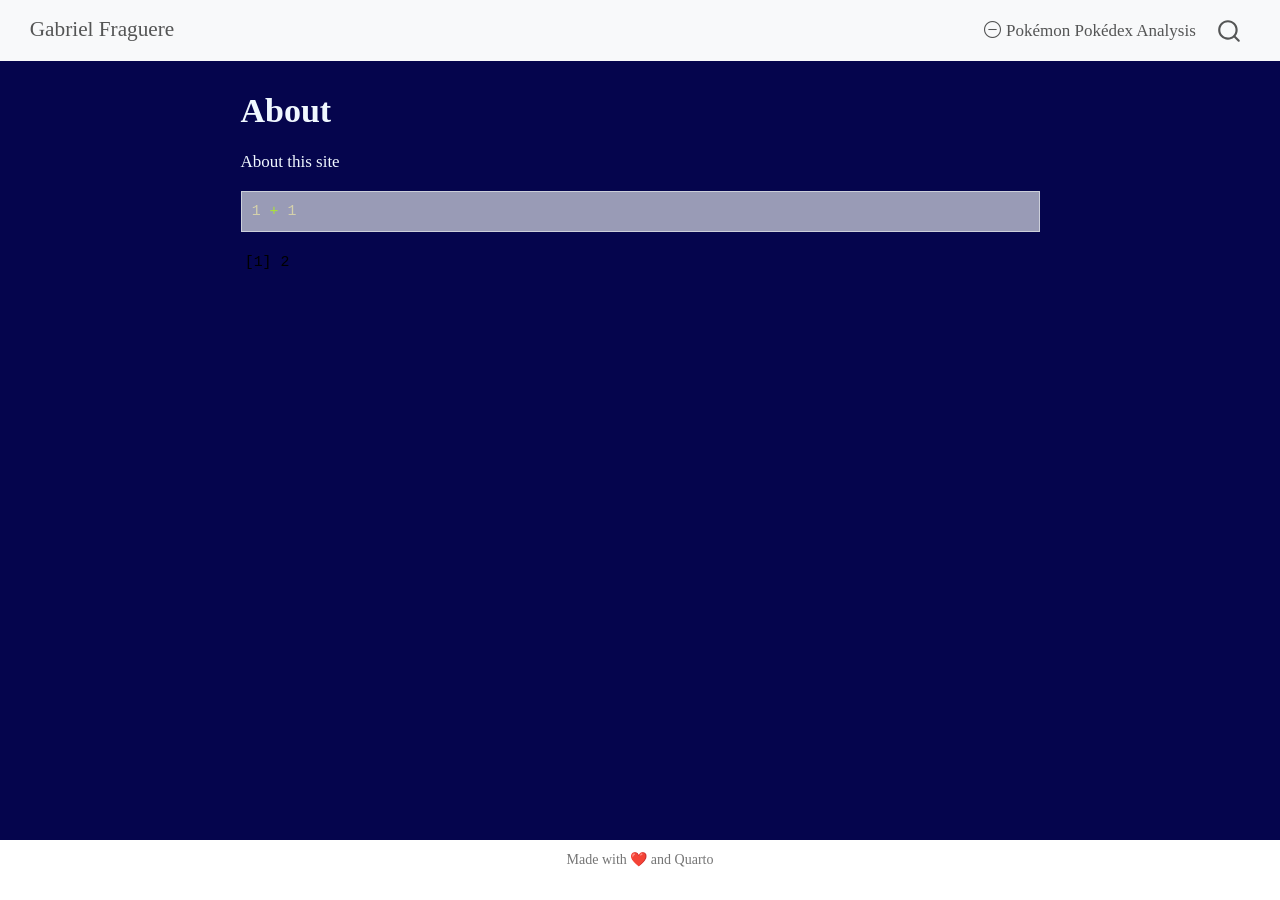
<file: docs/about.html>
<!DOCTYPE html>
<html xmlns="http://www.w3.org/1999/xhtml" lang="en" xml:lang="en"><head>

<meta charset="utf-8">
<meta name="generator" content="quarto-1.9.36">

<meta name="viewport" content="width=device-width, initial-scale=1.0, user-scalable=yes">


<title>About – Home</title>
<style>
/* Default styles provided by pandoc.
** See https://pandoc.org/MANUAL.html#variables-for-html for config info.
*/
code{white-space: pre-wrap;}
span.smallcaps{font-variant: small-caps;}
div.columns{display: flex; gap: min(4vw, 1.5em);}
div.column{flex: auto; overflow-x: auto;}
div.hanging-indent{margin-left: 1.5em; text-indent: -1.5em;}
ul.task-list{list-style: none;}
ul.task-list li input[type="checkbox"] {
  width: 0.8em;
  margin: 0 0.8em 0.2em -1em; /* quarto-specific, see https://github.com/quarto-dev/quarto-cli/issues/4556 */ 
  vertical-align: middle;
}
/* CSS for syntax highlighting */
html { -webkit-text-size-adjust: 100%; }
pre > code.sourceCode { white-space: pre; position: relative; }
pre > code.sourceCode > span { display: inline-block; line-height: 1.25; }
pre > code.sourceCode > span:empty { height: 1.2em; }
.sourceCode { overflow: visible; }
code.sourceCode > span { color: inherit; text-decoration: inherit; }
div.sourceCode { margin: 1em 0; }
pre.sourceCode { margin: 0; }
@media screen {
div.sourceCode { overflow: auto; }
}
@media print {
pre > code.sourceCode { white-space: pre-wrap; }
pre > code.sourceCode > span { text-indent: -5em; padding-left: 5em; }
}
pre.numberSource code
  { counter-reset: source-line 0; }
pre.numberSource code > span
  { position: relative; left: -4em; counter-increment: source-line; }
pre.numberSource code > span > a:first-child::before
  { content: counter(source-line);
    position: relative; left: -1em; text-align: right; vertical-align: baseline;
    border: none; display: inline-block;
    -webkit-touch-callout: none; -webkit-user-select: none;
    -khtml-user-select: none; -moz-user-select: none;
    -ms-user-select: none; user-select: none;
    padding: 0 4px; width: 4em;
  }
pre.numberSource { margin-left: 3em;  padding-left: 4px; }
div.sourceCode
  {   }
@media screen {
pre > code.sourceCode > span > a:first-child::before { text-decoration: underline; }
}
</style>


<script src="site_libs/quarto-nav/quarto-nav.js"></script>
<script src="site_libs/quarto-nav/headroom.min.js"></script>
<script src="site_libs/clipboard/clipboard.min.js"></script>
<script src="site_libs/quarto-search/autocomplete.umd.js"></script>
<script src="site_libs/quarto-search/fuse.min.js"></script>
<script src="site_libs/quarto-search/quarto-search.js"></script>
<meta name="quarto:offset" content="./">
<script src="site_libs/quarto-html/quarto.js" type="module"></script>
<script src="site_libs/quarto-html/tabsets/tabsets.js" type="module"></script>
<script src="site_libs/quarto-html/popper.min.js"></script>
<script src="site_libs/quarto-html/tippy.umd.min.js"></script>
<script src="site_libs/quarto-html/anchor.min.js"></script>
<link href="site_libs/quarto-html/tippy.css" rel="stylesheet">
<link href="site_libs/quarto-html/quarto-syntax-highlighting-dark-f418161beb48e0141c760e455f12af2c.css" rel="stylesheet" id="quarto-text-highlighting-styles">
<script src="site_libs/bootstrap/bootstrap.min.js"></script>
<link href="site_libs/bootstrap/bootstrap-icons.css" rel="stylesheet">
<link href="site_libs/bootstrap/bootstrap-021977e726df2f12b7e7494984d4d621.min.css" rel="stylesheet" append-hash="true" id="quarto-bootstrap" data-mode="dark">
<script id="quarto-search-options" type="application/json">{
  "location": "navbar",
  "copy-button": false,
  "collapse-after": 3,
  "panel-placement": "end",
  "type": "overlay",
  "limit": 50,
  "keyboard-shortcut": [
    "f",
    "/",
    "s"
  ],
  "show-item-context": false,
  "language": {
    "search-no-results-text": "No results",
    "search-matching-documents-text": "matching documents",
    "search-copy-link-title": "Copy link to search",
    "search-hide-matches-text": "Hide additional matches",
    "search-more-match-text": "more match in this document",
    "search-more-matches-text": "more matches in this document",
    "search-clear-button-title": "Clear",
    "search-text-placeholder": "",
    "search-detached-cancel-button-title": "Cancel",
    "search-submit-button-title": "Submit",
    "search-label": "Search"
  }
}</script>


<meta property="og:title" content="About – Home">
<meta property="og:description" content="">
<meta property="og:site_name" content="Home">
</head>

<body class="nav-fixed fullcontent quarto-light">

<div id="quarto-search-results"></div>
  <header id="quarto-header" class="headroom fixed-top">
    <nav class="navbar navbar-expand-lg " data-bs-theme="dark">
      <div class="navbar-container container-fluid">
      <div class="navbar-brand-container mx-auto">
    <a class="navbar-brand" href="./index.html">
    <span class="navbar-title">Gabriel Fraguere</span>
    </a>
  </div>
            <div id="quarto-search" class="" title="Search"></div>
          <button class="navbar-toggler" type="button" data-bs-toggle="collapse" data-bs-target="#navbarCollapse" aria-controls="navbarCollapse" role="menu" aria-expanded="false" aria-label="Toggle navigation" onclick="if (window.quartoToggleHeadroom) { window.quartoToggleHeadroom(); }">
  <span class="navbar-toggler-icon"></span>
</button>
          <div class="collapse navbar-collapse" id="navbarCollapse">
            <ul class="navbar-nav navbar-nav-scroll ms-auto">
  <li class="nav-item">
    <a class="nav-link" href="./projects/finalproject.html"> <i class="bi bi-dash-circle" role="img">
</i> 
<span class="menu-text">Pokémon Pokédex Analysis</span></a>
  </li>  
</ul>
          </div> <!-- /navcollapse -->
            <div class="quarto-navbar-tools">
</div>
      </div> <!-- /container-fluid -->
    </nav>
</header>
<!-- content -->
<div id="quarto-content" class="quarto-container page-columns page-rows-contents page-layout-article page-navbar">
<!-- sidebar -->
<!-- margin-sidebar -->
    
<!-- main -->
<main class="content" id="quarto-document-content">

<header id="title-block-header" class="quarto-title-block default">
<div class="quarto-title">
<h1 class="title">About</h1>
</div>



<div class="quarto-title-meta">

    
  
    
  </div>
  


</header>


<p>About this site</p>
<div class="cell">
<div class="code-copy-outer-scaffold"><div class="sourceCode cell-code" id="cb1"><pre class="sourceCode r code-with-copy"><code class="sourceCode r"><span id="cb1-1"><a href="#cb1-1" aria-hidden="true" tabindex="-1"></a><span class="dv">1</span> <span class="sc">+</span> <span class="dv">1</span></span></code></pre></div><button title="Copy to Clipboard" class="code-copy-button"><i class="bi"></i></button></div>
<div class="cell-output cell-output-stdout">
<pre><code>[1] 2</code></pre>
</div>
</div>



</main> <!-- /main -->
<script id="quarto-html-after-body" type="application/javascript">
  window.document.addEventListener("DOMContentLoaded", function (event) {
    const icon = "";
    const anchorJS = new window.AnchorJS();
    anchorJS.options = {
      placement: 'right',
      icon: icon
    };
    anchorJS.add('.anchored');
    const isCodeAnnotation = (el) => {
      for (const clz of el.classList) {
        if (clz.startsWith('code-annotation-')) {                     
          return true;
        }
      }
      return false;
    }
    const onCopySuccess = function(e) {
      // button target
      const button = e.trigger;
      // don't keep focus
      button.blur();
      // flash "checked"
      button.classList.add('code-copy-button-checked');
      var currentTitle = button.getAttribute("title");
      button.setAttribute("title", "Copied!");
      let tooltip;
      if (window.bootstrap) {
        button.setAttribute("data-bs-toggle", "tooltip");
        button.setAttribute("data-bs-placement", "left");
        button.setAttribute("data-bs-title", "Copied!");
        tooltip = new bootstrap.Tooltip(button, 
          { trigger: "manual", 
            customClass: "code-copy-button-tooltip",
            offset: [0, -8]});
        tooltip.show();    
      }
      setTimeout(function() {
        if (tooltip) {
          tooltip.hide();
          button.removeAttribute("data-bs-title");
          button.removeAttribute("data-bs-toggle");
          button.removeAttribute("data-bs-placement");
        }
        button.setAttribute("title", currentTitle);
        button.classList.remove('code-copy-button-checked');
      }, 1000);
      // clear code selection
      e.clearSelection();
    }
    const getTextToCopy = function(trigger) {
      const outerScaffold = trigger.parentElement.cloneNode(true);
      const codeEl = outerScaffold.querySelector('code');
      for (const childEl of codeEl.children) {
        if (isCodeAnnotation(childEl)) {
          childEl.remove();
        }
      }
      return codeEl.innerText;
    }
    const clipboard = new window.ClipboardJS('.code-copy-button:not([data-in-quarto-modal])', {
      text: getTextToCopy
    });
    clipboard.on('success', onCopySuccess);
    if (window.document.getElementById('quarto-embedded-source-code-modal')) {
      const clipboardModal = new window.ClipboardJS('.code-copy-button[data-in-quarto-modal]', {
        text: getTextToCopy,
        container: window.document.getElementById('quarto-embedded-source-code-modal')
      });
      clipboardModal.on('success', onCopySuccess);
    }
      var localhostRegex = new RegExp(/^(?:http|https):\/\/localhost\:?[0-9]*\//);
      var mailtoRegex = new RegExp(/^mailto:/);
        var filterRegex = new RegExp('/' + window.location.host + '/');
      var isInternal = (href) => {
          return filterRegex.test(href) || localhostRegex.test(href) || mailtoRegex.test(href);
      }
      // Inspect non-navigation links and adorn them if external
     var links = window.document.querySelectorAll('a[href]:not(.nav-link):not(.navbar-brand):not(.toc-action):not(.sidebar-link):not(.sidebar-item-toggle):not(.pagination-link):not(.no-external):not([aria-hidden]):not(.dropdown-item):not(.quarto-navigation-tool):not(.about-link)');
      for (var i=0; i<links.length; i++) {
        const link = links[i];
        if (!isInternal(link.href)) {
          // undo the damage that might have been done by quarto-nav.js in the case of
          // links that we want to consider external
          if (link.dataset.originalHref !== undefined) {
            link.href = link.dataset.originalHref;
          }
        }
      }
    function tippyHover(el, contentFn, onTriggerFn, onUntriggerFn) {
      const config = {
        allowHTML: true,
        maxWidth: 500,
        delay: 100,
        arrow: false,
        appendTo: function(el) {
            return el.parentElement;
        },
        interactive: true,
        interactiveBorder: 10,
        theme: 'quarto',
        placement: 'bottom-start',
      };
      if (contentFn) {
        config.content = contentFn;
      }
      if (onTriggerFn) {
        config.onTrigger = onTriggerFn;
      }
      if (onUntriggerFn) {
        config.onUntrigger = onUntriggerFn;
      }
      window.tippy(el, config); 
    }
    const noterefs = window.document.querySelectorAll('a[role="doc-noteref"]');
    for (var i=0; i<noterefs.length; i++) {
      const ref = noterefs[i];
      tippyHover(ref, function() {
        // use id or data attribute instead here
        let href = ref.getAttribute('data-footnote-href') || ref.getAttribute('href');
        try { href = new URL(href).hash; } catch {}
        const id = href.replace(/^#\/?/, "");
        const note = window.document.getElementById(id);
        if (note) {
          return note.innerHTML;
        } else {
          return "";
        }
      });
    }
    const xrefs = window.document.querySelectorAll('a.quarto-xref');
    const processXRef = (id, note) => {
      // Strip column container classes
      const stripColumnClz = (el) => {
        el.classList.remove("page-full", "page-columns");
        if (el.children) {
          for (const child of el.children) {
            stripColumnClz(child);
          }
        }
      }
      stripColumnClz(note)
      if (id === null || id.startsWith('sec-')) {
        // Special case sections, only their first couple elements
        const container = document.createElement("div");
        if (note.children && note.children.length > 2) {
          container.appendChild(note.children[0].cloneNode(true));
          for (let i = 1; i < note.children.length; i++) {
            const child = note.children[i];
            if (child.tagName === "P" && child.innerText === "") {
              continue;
            } else {
              container.appendChild(child.cloneNode(true));
              break;
            }
          }
          if (window.Quarto?.typesetMath) {
            window.Quarto.typesetMath(container);
          }
          return container.innerHTML
        } else {
          if (window.Quarto?.typesetMath) {
            window.Quarto.typesetMath(note);
          }
          return note.innerHTML;
        }
      } else {
        // Remove any anchor links if they are present
        const anchorLink = note.querySelector('a.anchorjs-link');
        if (anchorLink) {
          anchorLink.remove();
        }
        if (window.Quarto?.typesetMath) {
          window.Quarto.typesetMath(note);
        }
        if (note.classList.contains("callout")) {
          return note.outerHTML;
        } else {
          return note.innerHTML;
        }
      }
    }
    for (var i=0; i<xrefs.length; i++) {
      const xref = xrefs[i];
      tippyHover(xref, undefined, function(instance) {
        instance.disable();
        let url = xref.getAttribute('href');
        let hash = undefined; 
        if (url.startsWith('#')) {
          hash = url;
        } else {
          try { hash = new URL(url).hash; } catch {}
        }
        if (hash) {
          const id = hash.replace(/^#\/?/, "");
          const note = window.document.getElementById(id);
          if (note !== null) {
            try {
              const html = processXRef(id, note.cloneNode(true));
              instance.setContent(html);
            } finally {
              instance.enable();
              instance.show();
            }
          } else {
            // See if we can fetch this
            fetch(url.split('#')[0])
            .then(res => res.text())
            .then(html => {
              const parser = new DOMParser();
              const htmlDoc = parser.parseFromString(html, "text/html");
              const note = htmlDoc.getElementById(id);
              if (note !== null) {
                const html = processXRef(id, note);
                instance.setContent(html);
              } 
            }).finally(() => {
              instance.enable();
              instance.show();
            });
          }
        } else {
          // See if we can fetch a full url (with no hash to target)
          // This is a special case and we should probably do some content thinning / targeting
          fetch(url)
          .then(res => res.text())
          .then(html => {
            const parser = new DOMParser();
            const htmlDoc = parser.parseFromString(html, "text/html");
            const note = htmlDoc.querySelector('main.content');
            if (note !== null) {
              // This should only happen for chapter cross references
              // (since there is no id in the URL)
              // remove the first header
              if (note.children.length > 0 && note.children[0].tagName === "HEADER") {
                note.children[0].remove();
              }
              const html = processXRef(null, note);
              instance.setContent(html);
            } 
          }).finally(() => {
            instance.enable();
            instance.show();
          });
        }
      }, function(instance) {
      });
    }
        let selectedAnnoteEl;
        const selectorForAnnotation = ( cell, annotation) => {
          let cellAttr = 'data-code-cell="' + cell + '"';
          let lineAttr = 'data-code-annotation="' +  annotation + '"';
          const selector = 'span[' + cellAttr + '][' + lineAttr + ']';
          return selector;
        }
        const selectCodeLines = (annoteEl) => {
          const doc = window.document;
          const targetCell = annoteEl.getAttribute("data-target-cell");
          const targetAnnotation = annoteEl.getAttribute("data-target-annotation");
          const annoteSpan = window.document.querySelector(selectorForAnnotation(targetCell, targetAnnotation));
          const lines = annoteSpan.getAttribute("data-code-lines").split(",");
          const lineIds = lines.map((line) => {
            return targetCell + "-" + line;
          })
          let top = null;
          let height = null;
          let parent = null;
          if (lineIds.length > 0) {
              //compute the position of the single el (top and bottom and make a div)
              const el = window.document.getElementById(lineIds[0]);
              top = el.offsetTop;
              height = el.offsetHeight;
              parent = el.parentElement.parentElement;
            if (lineIds.length > 1) {
              const lastEl = window.document.getElementById(lineIds[lineIds.length - 1]);
              const bottom = lastEl.offsetTop + lastEl.offsetHeight;
              height = bottom - top;
            }
            if (top !== null && height !== null && parent !== null) {
              // cook up a div (if necessary) and position it 
              let div = window.document.getElementById("code-annotation-line-highlight");
              if (div === null) {
                div = window.document.createElement("div");
                div.setAttribute("id", "code-annotation-line-highlight");
                div.style.position = 'absolute';
                parent.appendChild(div);
              }
              div.style.top = top - 2 + "px";
              div.style.height = height + 4 + "px";
              div.style.left = 0;
              let gutterDiv = window.document.getElementById("code-annotation-line-highlight-gutter");
              if (gutterDiv === null) {
                gutterDiv = window.document.createElement("div");
                gutterDiv.setAttribute("id", "code-annotation-line-highlight-gutter");
                gutterDiv.style.position = 'absolute';
                const codeCell = window.document.getElementById(targetCell);
                const gutter = codeCell.querySelector('.code-annotation-gutter');
                gutter.appendChild(gutterDiv);
              }
              gutterDiv.style.top = top - 2 + "px";
              gutterDiv.style.height = height + 4 + "px";
            }
            selectedAnnoteEl = annoteEl;
          }
        };
        const unselectCodeLines = () => {
          const elementsIds = ["code-annotation-line-highlight", "code-annotation-line-highlight-gutter"];
          elementsIds.forEach((elId) => {
            const div = window.document.getElementById(elId);
            if (div) {
              div.remove();
            }
          });
          selectedAnnoteEl = undefined;
        };
          // Handle positioning of the toggle
      window.addEventListener(
        "resize",
        throttle(() => {
          elRect = undefined;
          if (selectedAnnoteEl) {
            selectCodeLines(selectedAnnoteEl);
          }
        }, 10)
      );
      function throttle(fn, ms) {
      let throttle = false;
      let timer;
        return (...args) => {
          if(!throttle) { // first call gets through
              fn.apply(this, args);
              throttle = true;
          } else { // all the others get throttled
              if(timer) clearTimeout(timer); // cancel #2
              timer = setTimeout(() => {
                fn.apply(this, args);
                timer = throttle = false;
              }, ms);
          }
        };
      }
        // Attach click handler to the DT
        const annoteDls = window.document.querySelectorAll('dt[data-target-cell]');
        for (const annoteDlNode of annoteDls) {
          annoteDlNode.addEventListener('click', (event) => {
            const clickedEl = event.target;
            if (clickedEl !== selectedAnnoteEl) {
              unselectCodeLines();
              const activeEl = window.document.querySelector('dt[data-target-cell].code-annotation-active');
              if (activeEl) {
                activeEl.classList.remove('code-annotation-active');
              }
              selectCodeLines(clickedEl);
              clickedEl.classList.add('code-annotation-active');
            } else {
              // Unselect the line
              unselectCodeLines();
              clickedEl.classList.remove('code-annotation-active');
            }
          });
        }
    const findCites = (el) => {
      const parentEl = el.parentElement;
      if (parentEl) {
        const cites = parentEl.dataset.cites;
        if (cites) {
          return {
            el,
            cites: cites.split(' ')
          };
        } else {
          return findCites(el.parentElement)
        }
      } else {
        return undefined;
      }
    };
    var bibliorefs = window.document.querySelectorAll('a[role="doc-biblioref"]');
    for (var i=0; i<bibliorefs.length; i++) {
      const ref = bibliorefs[i];
      const citeInfo = findCites(ref);
      if (citeInfo) {
        tippyHover(citeInfo.el, function() {
          var popup = window.document.createElement('div');
          citeInfo.cites.forEach(function(cite) {
            var citeDiv = window.document.createElement('div');
            citeDiv.classList.add('hanging-indent');
            citeDiv.classList.add('csl-entry');
            var biblioDiv = window.document.getElementById('ref-' + cite);
            if (biblioDiv) {
              citeDiv.innerHTML = biblioDiv.innerHTML;
            }
            popup.appendChild(citeDiv);
          });
          return popup.innerHTML;
        });
      }
    }
  });
  </script>
</div> <!-- /content -->
<footer class="footer">
  <div class="nav-footer">
    <div class="nav-footer-left">
      &nbsp;
    </div>   
    <div class="nav-footer-center">
<p>Made with ❤️ and Quarto</p>
</div>
    <div class="nav-footer-right">
      &nbsp;
    </div>
  </div>
</footer>




</body></html>
</file>
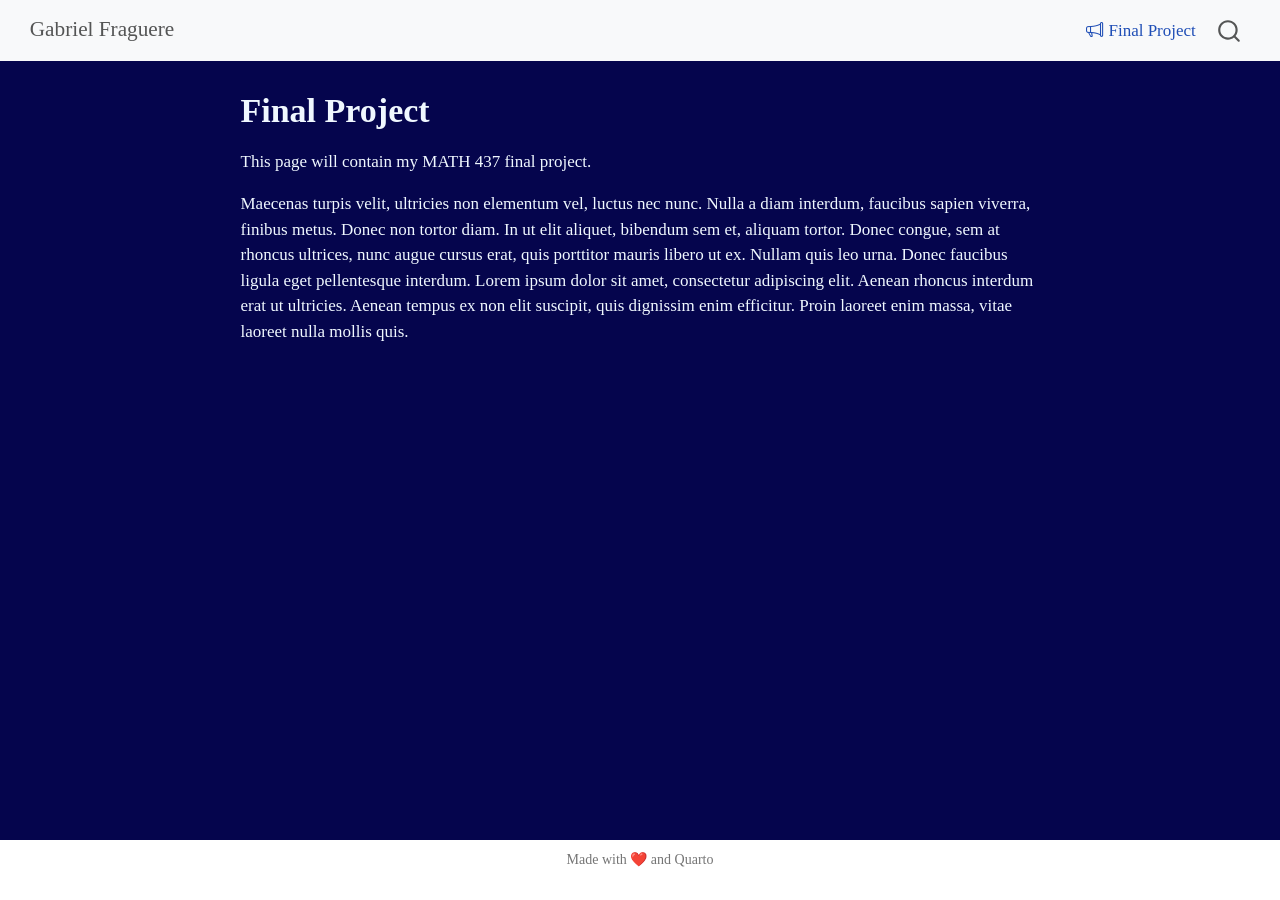
<file: website/docs/projects/finalproject.html>
<!DOCTYPE html>
<html xmlns="http://www.w3.org/1999/xhtml" lang="en" xml:lang="en"><head>

<meta charset="utf-8">
<meta name="generator" content="quarto-1.5.57">

<meta name="viewport" content="width=device-width, initial-scale=1.0, user-scalable=yes">


<title>Final Project – Home</title>
<style>
code{white-space: pre-wrap;}
span.smallcaps{font-variant: small-caps;}
div.columns{display: flex; gap: min(4vw, 1.5em);}
div.column{flex: auto; overflow-x: auto;}
div.hanging-indent{margin-left: 1.5em; text-indent: -1.5em;}
ul.task-list{list-style: none;}
ul.task-list li input[type="checkbox"] {
  width: 0.8em;
  margin: 0 0.8em 0.2em -1em; /* quarto-specific, see https://github.com/quarto-dev/quarto-cli/issues/4556 */ 
  vertical-align: middle;
}
</style>


<script src="../site_libs/quarto-nav/quarto-nav.js"></script>
<script src="../site_libs/quarto-nav/headroom.min.js"></script>
<script src="../site_libs/clipboard/clipboard.min.js"></script>
<script src="../site_libs/quarto-search/autocomplete.umd.js"></script>
<script src="../site_libs/quarto-search/fuse.min.js"></script>
<script src="../site_libs/quarto-search/quarto-search.js"></script>
<meta name="quarto:offset" content="../">
<script src="../site_libs/quarto-html/quarto.js"></script>
<script src="../site_libs/quarto-html/popper.min.js"></script>
<script src="../site_libs/quarto-html/tippy.umd.min.js"></script>
<script src="../site_libs/quarto-html/anchor.min.js"></script>
<link href="../site_libs/quarto-html/tippy.css" rel="stylesheet">
<link href="../site_libs/quarto-html/quarto-syntax-highlighting-dark.css" rel="stylesheet" id="quarto-text-highlighting-styles">
<script src="../site_libs/bootstrap/bootstrap.min.js"></script>
<link href="../site_libs/bootstrap/bootstrap-icons.css" rel="stylesheet">
<link href="../site_libs/bootstrap/bootstrap.min.css" rel="stylesheet" id="quarto-bootstrap" data-mode="dark">
<script id="quarto-search-options" type="application/json">{
  "location": "navbar",
  "copy-button": false,
  "collapse-after": 3,
  "panel-placement": "end",
  "type": "overlay",
  "limit": 50,
  "keyboard-shortcut": [
    "f",
    "/",
    "s"
  ],
  "show-item-context": false,
  "language": {
    "search-no-results-text": "No results",
    "search-matching-documents-text": "matching documents",
    "search-copy-link-title": "Copy link to search",
    "search-hide-matches-text": "Hide additional matches",
    "search-more-match-text": "more match in this document",
    "search-more-matches-text": "more matches in this document",
    "search-clear-button-title": "Clear",
    "search-text-placeholder": "",
    "search-detached-cancel-button-title": "Cancel",
    "search-submit-button-title": "Submit",
    "search-label": "Search"
  }
}</script>


<meta property="og:title" content="Final Project – Home">
<meta property="og:description" content="">
<meta property="og:site_name" content="Home">
</head>

<body class="nav-fixed fullcontent">

<div id="quarto-search-results"></div>
  <header id="quarto-header" class="headroom fixed-top">
    <nav class="navbar navbar-expand-lg " data-bs-theme="dark">
      <div class="navbar-container container-fluid">
      <div class="navbar-brand-container mx-auto">
    <a class="navbar-brand" href="../index.html">
    <span class="navbar-title">Gabriel Fraguere</span>
    </a>
  </div>
            <div id="quarto-search" class="" title="Search"></div>
          <button class="navbar-toggler" type="button" data-bs-toggle="collapse" data-bs-target="#navbarCollapse" aria-controls="navbarCollapse" role="menu" aria-expanded="false" aria-label="Toggle navigation" onclick="if (window.quartoToggleHeadroom) { window.quartoToggleHeadroom(); }">
  <span class="navbar-toggler-icon"></span>
</button>
          <div class="collapse navbar-collapse" id="navbarCollapse">
            <ul class="navbar-nav navbar-nav-scroll ms-auto">
  <li class="nav-item">
    <a class="nav-link active" href="../projects/finalproject.html" aria-current="page"> <i class="bi bi-megaphone" role="img">
</i> 
<span class="menu-text">Final Project</span></a>
  </li>  
</ul>
          </div> <!-- /navcollapse -->
            <div class="quarto-navbar-tools">
</div>
      </div> <!-- /container-fluid -->
    </nav>
</header>
<!-- content -->
<div id="quarto-content" class="quarto-container page-columns page-rows-contents page-layout-article page-navbar">
<!-- sidebar -->
<!-- margin-sidebar -->
    
<!-- main -->
<main class="content" id="quarto-document-content">

<header id="title-block-header" class="quarto-title-block default">
<div class="quarto-title">
<h1 class="title">Final Project</h1>
</div>



<div class="quarto-title-meta">

    
  
    
  </div>
  


</header>


<p>This page will contain my MATH 437 final project.</p>
<p>Maecenas turpis velit, ultricies non elementum vel, luctus nec nunc. Nulla a diam interdum, faucibus sapien viverra, finibus metus. Donec non tortor diam. In ut elit aliquet, bibendum sem et, aliquam tortor. Donec congue, sem at rhoncus ultrices, nunc augue cursus erat, quis porttitor mauris libero ut ex. Nullam quis leo urna. Donec faucibus ligula eget pellentesque interdum. Lorem ipsum dolor sit amet, consectetur adipiscing elit. Aenean rhoncus interdum erat ut ultricies. Aenean tempus ex non elit suscipit, quis dignissim enim efficitur. Proin laoreet enim massa, vitae laoreet nulla mollis quis.</p>



</main> <!-- /main -->
<script id="quarto-html-after-body" type="application/javascript">
window.document.addEventListener("DOMContentLoaded", function (event) {
  const toggleBodyColorMode = (bsSheetEl) => {
    const mode = bsSheetEl.getAttribute("data-mode");
    const bodyEl = window.document.querySelector("body");
    if (mode === "dark") {
      bodyEl.classList.add("quarto-dark");
      bodyEl.classList.remove("quarto-light");
    } else {
      bodyEl.classList.add("quarto-light");
      bodyEl.classList.remove("quarto-dark");
    }
  }
  const toggleBodyColorPrimary = () => {
    const bsSheetEl = window.document.querySelector("link#quarto-bootstrap");
    if (bsSheetEl) {
      toggleBodyColorMode(bsSheetEl);
    }
  }
  toggleBodyColorPrimary();  
  const icon = "";
  const anchorJS = new window.AnchorJS();
  anchorJS.options = {
    placement: 'right',
    icon: icon
  };
  anchorJS.add('.anchored');
  const isCodeAnnotation = (el) => {
    for (const clz of el.classList) {
      if (clz.startsWith('code-annotation-')) {                     
        return true;
      }
    }
    return false;
  }
  const onCopySuccess = function(e) {
    // button target
    const button = e.trigger;
    // don't keep focus
    button.blur();
    // flash "checked"
    button.classList.add('code-copy-button-checked');
    var currentTitle = button.getAttribute("title");
    button.setAttribute("title", "Copied!");
    let tooltip;
    if (window.bootstrap) {
      button.setAttribute("data-bs-toggle", "tooltip");
      button.setAttribute("data-bs-placement", "left");
      button.setAttribute("data-bs-title", "Copied!");
      tooltip = new bootstrap.Tooltip(button, 
        { trigger: "manual", 
          customClass: "code-copy-button-tooltip",
          offset: [0, -8]});
      tooltip.show();    
    }
    setTimeout(function() {
      if (tooltip) {
        tooltip.hide();
        button.removeAttribute("data-bs-title");
        button.removeAttribute("data-bs-toggle");
        button.removeAttribute("data-bs-placement");
      }
      button.setAttribute("title", currentTitle);
      button.classList.remove('code-copy-button-checked');
    }, 1000);
    // clear code selection
    e.clearSelection();
  }
  const getTextToCopy = function(trigger) {
      const codeEl = trigger.previousElementSibling.cloneNode(true);
      for (const childEl of codeEl.children) {
        if (isCodeAnnotation(childEl)) {
          childEl.remove();
        }
      }
      return codeEl.innerText;
  }
  const clipboard = new window.ClipboardJS('.code-copy-button:not([data-in-quarto-modal])', {
    text: getTextToCopy
  });
  clipboard.on('success', onCopySuccess);
  if (window.document.getElementById('quarto-embedded-source-code-modal')) {
    // For code content inside modals, clipBoardJS needs to be initialized with a container option
    // TODO: Check when it could be a function (https://github.com/zenorocha/clipboard.js/issues/860)
    const clipboardModal = new window.ClipboardJS('.code-copy-button[data-in-quarto-modal]', {
      text: getTextToCopy,
      container: window.document.getElementById('quarto-embedded-source-code-modal')
    });
    clipboardModal.on('success', onCopySuccess);
  }
    var localhostRegex = new RegExp(/^(?:http|https):\/\/localhost\:?[0-9]*\//);
    var mailtoRegex = new RegExp(/^mailto:/);
      var filterRegex = new RegExp('/' + window.location.host + '/');
    var isInternal = (href) => {
        return filterRegex.test(href) || localhostRegex.test(href) || mailtoRegex.test(href);
    }
    // Inspect non-navigation links and adorn them if external
 	var links = window.document.querySelectorAll('a[href]:not(.nav-link):not(.navbar-brand):not(.toc-action):not(.sidebar-link):not(.sidebar-item-toggle):not(.pagination-link):not(.no-external):not([aria-hidden]):not(.dropdown-item):not(.quarto-navigation-tool):not(.about-link)');
    for (var i=0; i<links.length; i++) {
      const link = links[i];
      if (!isInternal(link.href)) {
        // undo the damage that might have been done by quarto-nav.js in the case of
        // links that we want to consider external
        if (link.dataset.originalHref !== undefined) {
          link.href = link.dataset.originalHref;
        }
      }
    }
  function tippyHover(el, contentFn, onTriggerFn, onUntriggerFn) {
    const config = {
      allowHTML: true,
      maxWidth: 500,
      delay: 100,
      arrow: false,
      appendTo: function(el) {
          return el.parentElement;
      },
      interactive: true,
      interactiveBorder: 10,
      theme: 'quarto',
      placement: 'bottom-start',
    };
    if (contentFn) {
      config.content = contentFn;
    }
    if (onTriggerFn) {
      config.onTrigger = onTriggerFn;
    }
    if (onUntriggerFn) {
      config.onUntrigger = onUntriggerFn;
    }
    window.tippy(el, config); 
  }
  const noterefs = window.document.querySelectorAll('a[role="doc-noteref"]');
  for (var i=0; i<noterefs.length; i++) {
    const ref = noterefs[i];
    tippyHover(ref, function() {
      // use id or data attribute instead here
      let href = ref.getAttribute('data-footnote-href') || ref.getAttribute('href');
      try { href = new URL(href).hash; } catch {}
      const id = href.replace(/^#\/?/, "");
      const note = window.document.getElementById(id);
      if (note) {
        return note.innerHTML;
      } else {
        return "";
      }
    });
  }
  const xrefs = window.document.querySelectorAll('a.quarto-xref');
  const processXRef = (id, note) => {
    // Strip column container classes
    const stripColumnClz = (el) => {
      el.classList.remove("page-full", "page-columns");
      if (el.children) {
        for (const child of el.children) {
          stripColumnClz(child);
        }
      }
    }
    stripColumnClz(note)
    if (id === null || id.startsWith('sec-')) {
      // Special case sections, only their first couple elements
      const container = document.createElement("div");
      if (note.children && note.children.length > 2) {
        container.appendChild(note.children[0].cloneNode(true));
        for (let i = 1; i < note.children.length; i++) {
          const child = note.children[i];
          if (child.tagName === "P" && child.innerText === "") {
            continue;
          } else {
            container.appendChild(child.cloneNode(true));
            break;
          }
        }
        if (window.Quarto?.typesetMath) {
          window.Quarto.typesetMath(container);
        }
        return container.innerHTML
      } else {
        if (window.Quarto?.typesetMath) {
          window.Quarto.typesetMath(note);
        }
        return note.innerHTML;
      }
    } else {
      // Remove any anchor links if they are present
      const anchorLink = note.querySelector('a.anchorjs-link');
      if (anchorLink) {
        anchorLink.remove();
      }
      if (window.Quarto?.typesetMath) {
        window.Quarto.typesetMath(note);
      }
      // TODO in 1.5, we should make sure this works without a callout special case
      if (note.classList.contains("callout")) {
        return note.outerHTML;
      } else {
        return note.innerHTML;
      }
    }
  }
  for (var i=0; i<xrefs.length; i++) {
    const xref = xrefs[i];
    tippyHover(xref, undefined, function(instance) {
      instance.disable();
      let url = xref.getAttribute('href');
      let hash = undefined; 
      if (url.startsWith('#')) {
        hash = url;
      } else {
        try { hash = new URL(url).hash; } catch {}
      }
      if (hash) {
        const id = hash.replace(/^#\/?/, "");
        const note = window.document.getElementById(id);
        if (note !== null) {
          try {
            const html = processXRef(id, note.cloneNode(true));
            instance.setContent(html);
          } finally {
            instance.enable();
            instance.show();
          }
        } else {
          // See if we can fetch this
          fetch(url.split('#')[0])
          .then(res => res.text())
          .then(html => {
            const parser = new DOMParser();
            const htmlDoc = parser.parseFromString(html, "text/html");
            const note = htmlDoc.getElementById(id);
            if (note !== null) {
              const html = processXRef(id, note);
              instance.setContent(html);
            } 
          }).finally(() => {
            instance.enable();
            instance.show();
          });
        }
      } else {
        // See if we can fetch a full url (with no hash to target)
        // This is a special case and we should probably do some content thinning / targeting
        fetch(url)
        .then(res => res.text())
        .then(html => {
          const parser = new DOMParser();
          const htmlDoc = parser.parseFromString(html, "text/html");
          const note = htmlDoc.querySelector('main.content');
          if (note !== null) {
            // This should only happen for chapter cross references
            // (since there is no id in the URL)
            // remove the first header
            if (note.children.length > 0 && note.children[0].tagName === "HEADER") {
              note.children[0].remove();
            }
            const html = processXRef(null, note);
            instance.setContent(html);
          } 
        }).finally(() => {
          instance.enable();
          instance.show();
        });
      }
    }, function(instance) {
    });
  }
      let selectedAnnoteEl;
      const selectorForAnnotation = ( cell, annotation) => {
        let cellAttr = 'data-code-cell="' + cell + '"';
        let lineAttr = 'data-code-annotation="' +  annotation + '"';
        const selector = 'span[' + cellAttr + '][' + lineAttr + ']';
        return selector;
      }
      const selectCodeLines = (annoteEl) => {
        const doc = window.document;
        const targetCell = annoteEl.getAttribute("data-target-cell");
        const targetAnnotation = annoteEl.getAttribute("data-target-annotation");
        const annoteSpan = window.document.querySelector(selectorForAnnotation(targetCell, targetAnnotation));
        const lines = annoteSpan.getAttribute("data-code-lines").split(",");
        const lineIds = lines.map((line) => {
          return targetCell + "-" + line;
        })
        let top = null;
        let height = null;
        let parent = null;
        if (lineIds.length > 0) {
            //compute the position of the single el (top and bottom and make a div)
            const el = window.document.getElementById(lineIds[0]);
            top = el.offsetTop;
            height = el.offsetHeight;
            parent = el.parentElement.parentElement;
          if (lineIds.length > 1) {
            const lastEl = window.document.getElementById(lineIds[lineIds.length - 1]);
            const bottom = lastEl.offsetTop + lastEl.offsetHeight;
            height = bottom - top;
          }
          if (top !== null && height !== null && parent !== null) {
            // cook up a div (if necessary) and position it 
            let div = window.document.getElementById("code-annotation-line-highlight");
            if (div === null) {
              div = window.document.createElement("div");
              div.setAttribute("id", "code-annotation-line-highlight");
              div.style.position = 'absolute';
              parent.appendChild(div);
            }
            div.style.top = top - 2 + "px";
            div.style.height = height + 4 + "px";
            div.style.left = 0;
            let gutterDiv = window.document.getElementById("code-annotation-line-highlight-gutter");
            if (gutterDiv === null) {
              gutterDiv = window.document.createElement("div");
              gutterDiv.setAttribute("id", "code-annotation-line-highlight-gutter");
              gutterDiv.style.position = 'absolute';
              const codeCell = window.document.getElementById(targetCell);
              const gutter = codeCell.querySelector('.code-annotation-gutter');
              gutter.appendChild(gutterDiv);
            }
            gutterDiv.style.top = top - 2 + "px";
            gutterDiv.style.height = height + 4 + "px";
          }
          selectedAnnoteEl = annoteEl;
        }
      };
      const unselectCodeLines = () => {
        const elementsIds = ["code-annotation-line-highlight", "code-annotation-line-highlight-gutter"];
        elementsIds.forEach((elId) => {
          const div = window.document.getElementById(elId);
          if (div) {
            div.remove();
          }
        });
        selectedAnnoteEl = undefined;
      };
        // Handle positioning of the toggle
    window.addEventListener(
      "resize",
      throttle(() => {
        elRect = undefined;
        if (selectedAnnoteEl) {
          selectCodeLines(selectedAnnoteEl);
        }
      }, 10)
    );
    function throttle(fn, ms) {
    let throttle = false;
    let timer;
      return (...args) => {
        if(!throttle) { // first call gets through
            fn.apply(this, args);
            throttle = true;
        } else { // all the others get throttled
            if(timer) clearTimeout(timer); // cancel #2
            timer = setTimeout(() => {
              fn.apply(this, args);
              timer = throttle = false;
            }, ms);
        }
      };
    }
      // Attach click handler to the DT
      const annoteDls = window.document.querySelectorAll('dt[data-target-cell]');
      for (const annoteDlNode of annoteDls) {
        annoteDlNode.addEventListener('click', (event) => {
          const clickedEl = event.target;
          if (clickedEl !== selectedAnnoteEl) {
            unselectCodeLines();
            const activeEl = window.document.querySelector('dt[data-target-cell].code-annotation-active');
            if (activeEl) {
              activeEl.classList.remove('code-annotation-active');
            }
            selectCodeLines(clickedEl);
            clickedEl.classList.add('code-annotation-active');
          } else {
            // Unselect the line
            unselectCodeLines();
            clickedEl.classList.remove('code-annotation-active');
          }
        });
      }
  const findCites = (el) => {
    const parentEl = el.parentElement;
    if (parentEl) {
      const cites = parentEl.dataset.cites;
      if (cites) {
        return {
          el,
          cites: cites.split(' ')
        };
      } else {
        return findCites(el.parentElement)
      }
    } else {
      return undefined;
    }
  };
  var bibliorefs = window.document.querySelectorAll('a[role="doc-biblioref"]');
  for (var i=0; i<bibliorefs.length; i++) {
    const ref = bibliorefs[i];
    const citeInfo = findCites(ref);
    if (citeInfo) {
      tippyHover(citeInfo.el, function() {
        var popup = window.document.createElement('div');
        citeInfo.cites.forEach(function(cite) {
          var citeDiv = window.document.createElement('div');
          citeDiv.classList.add('hanging-indent');
          citeDiv.classList.add('csl-entry');
          var biblioDiv = window.document.getElementById('ref-' + cite);
          if (biblioDiv) {
            citeDiv.innerHTML = biblioDiv.innerHTML;
          }
          popup.appendChild(citeDiv);
        });
        return popup.innerHTML;
      });
    }
  }
});
</script>
</div> <!-- /content -->
<footer class="footer">
  <div class="nav-footer">
    <div class="nav-footer-left">
      &nbsp;
    </div>   
    <div class="nav-footer-center">
<p>Made with ❤️ and Quarto</p>
</div>
    <div class="nav-footer-right">
      &nbsp;
    </div>
  </div>
</footer>




</body></html>
</file>
<file: docs/site_libs/quarto-html/tippy.css>
.tippy-box[data-animation=fade][data-state=hidden]{opacity:0}[data-tippy-root]{max-width:calc(100vw - 10px)}.tippy-box{position:relative;background-color:#333;color:#fff;border-radius:4px;font-size:14px;line-height:1.4;white-space:normal;outline:0;transition-property:transform,visibility,opacity}.tippy-box[data-placement^=top]>.tippy-arrow{bottom:0}.tippy-box[data-placement^=top]>.tippy-arrow:before{bottom:-7px;left:0;border-width:8px 8px 0;border-top-color:initial;transform-origin:center top}.tippy-box[data-placement^=bottom]>.tippy-arrow{top:0}.tippy-box[data-placement^=bottom]>.tippy-arrow:before{top:-7px;left:0;border-width:0 8px 8px;border-bottom-color:initial;transform-origin:center bottom}.tippy-box[data-placement^=left]>.tippy-arrow{right:0}.tippy-box[data-placement^=left]>.tippy-arrow:before{border-width:8px 0 8px 8px;border-left-color:initial;right:-7px;transform-origin:center left}.tippy-box[data-placement^=right]>.tippy-arrow{left:0}.tippy-box[data-placement^=right]>.tippy-arrow:before{left:-7px;border-width:8px 8px 8px 0;border-right-color:initial;transform-origin:center right}.tippy-box[data-inertia][data-state=visible]{transition-timing-function:cubic-bezier(.54,1.5,.38,1.11)}.tippy-arrow{width:16px;height:16px;color:#333}.tippy-arrow:before{content:"";position:absolute;border-color:transparent;border-style:solid}.tippy-content{position:relative;padding:5px 9px;z-index:1}
</file>
<file: docs/site_libs/quarto-html/quarto-syntax-highlighting-dark-f418161beb48e0141c760e455f12af2c.css>
/* quarto syntax highlight colors */
:root {
  --quarto-hl-al-color: #f07178;
  --quarto-hl-an-color: #d4d0ab;
  --quarto-hl-at-color: #00e0e0;
  --quarto-hl-bn-color: #d4d0ab;
  --quarto-hl-bu-color: #abe338;
  --quarto-hl-ch-color: #abe338;
  --quarto-hl-co-color: #f8f8f2;
  --quarto-hl-cv-color: #ffd700;
  --quarto-hl-cn-color: #ffd700;
  --quarto-hl-cf-color: #ffa07a;
  --quarto-hl-dt-color: #ffa07a;
  --quarto-hl-dv-color: #d4d0ab;
  --quarto-hl-do-color: #f8f8f2;
  --quarto-hl-er-color: #f07178;
  --quarto-hl-ex-color: #00e0e0;
  --quarto-hl-fl-color: #d4d0ab;
  --quarto-hl-fu-color: #ffa07a;
  --quarto-hl-im-color: #abe338;
  --quarto-hl-in-color: #d4d0ab;
  --quarto-hl-kw-color: #ffa07a;
  --quarto-hl-op-color: #ffa07a;
  --quarto-hl-ot-color: #00e0e0;
  --quarto-hl-pp-color: #dcc6e0;
  --quarto-hl-re-color: #00e0e0;
  --quarto-hl-sc-color: #abe338;
  --quarto-hl-ss-color: #abe338;
  --quarto-hl-st-color: #abe338;
  --quarto-hl-va-color: #00e0e0;
  --quarto-hl-vs-color: #abe338;
  --quarto-hl-wa-color: #dcc6e0;
}

/* other quarto variables */
:root {
  --quarto-font-monospace: SFMono-Regular, Menlo, Monaco, Consolas, "Liberation Mono", "Courier New", monospace;
}

/* syntax highlight based on Pandoc's rules */
pre > code.sourceCode > span {
  color: #f8f8f2;
}

code.sourceCode > span {
  color: #f8f8f2;
}

div.sourceCode,
div.sourceCode pre.sourceCode {
  color: #f8f8f2;
}

/* Normal */
code span {
  color: #f8f8f2;
}

/* Alert */
code span.al {
  color: #f07178;
}

/* Annotation */
code span.an {
  color: #d4d0ab;
}

/* Attribute */
code span.at {
  color: #00e0e0;
}

/* BaseN */
code span.bn {
  color: #d4d0ab;
}

/* BuiltIn */
code span.bu {
  color: #abe338;
}

/* ControlFlow */
code span.cf {
  font-weight: bold;
  color: #ffa07a;
}

/* Char */
code span.ch {
  color: #abe338;
}

/* Constant */
code span.cn {
  color: #ffd700;
}

/* Comment */
code span.co {
  font-style: italic;
  color: #f8f8f2;
}

/* CommentVar */
code span.cv {
  color: #ffd700;
}

/* Documentation */
code span.do {
  color: #f8f8f2;
}

/* DataType */
code span.dt {
  color: #ffa07a;
}

/* DecVal */
code span.dv {
  color: #d4d0ab;
}

/* Error */
code span.er {
  color: #f07178;
  text-decoration: underline;
}

/* Extension */
code span.ex {
  font-weight: bold;
  color: #00e0e0;
}

/* Float */
code span.fl {
  color: #d4d0ab;
}

/* Function */
code span.fu {
  color: #ffa07a;
}

/* Import */
code span.im {
  color: #abe338;
}

/* Information */
code span.in {
  color: #d4d0ab;
}

/* Keyword */
code span.kw {
  font-weight: bold;
  color: #ffa07a;
}

/* Operator */
code span.op {
  color: #ffa07a;
}

/* Other */
code span.ot {
  color: #00e0e0;
}

/* Preprocessor */
code span.pp {
  color: #dcc6e0;
}

/* RegionMarker */
code span.re {
  background-color: #f8f8f2;
  color: #00e0e0;
}

/* SpecialChar */
code span.sc {
  color: #abe338;
}

/* SpecialString */
code span.ss {
  color: #abe338;
}

/* String */
code span.st {
  color: #abe338;
}

/* Variable */
code span.va {
  color: #00e0e0;
}

/* VerbatimString */
code span.vs {
  color: #abe338;
}

/* Warning */
code span.wa {
  color: #dcc6e0;
}

.prevent-inlining {
  content: "</";
}

/*# sourceMappingURL=378c2a0cc31455d06730fbe37c8f3789.css.map */
</file>
<file: website/docs/site_libs/quarto-html/tippy.css>
.tippy-box[data-animation=fade][data-state=hidden]{opacity:0}[data-tippy-root]{max-width:calc(100vw - 10px)}.tippy-box{position:relative;background-color:#333;color:#fff;border-radius:4px;font-size:14px;line-height:1.4;white-space:normal;outline:0;transition-property:transform,visibility,opacity}.tippy-box[data-placement^=top]>.tippy-arrow{bottom:0}.tippy-box[data-placement^=top]>.tippy-arrow:before{bottom:-7px;left:0;border-width:8px 8px 0;border-top-color:initial;transform-origin:center top}.tippy-box[data-placement^=bottom]>.tippy-arrow{top:0}.tippy-box[data-placement^=bottom]>.tippy-arrow:before{top:-7px;left:0;border-width:0 8px 8px;border-bottom-color:initial;transform-origin:center bottom}.tippy-box[data-placement^=left]>.tippy-arrow{right:0}.tippy-box[data-placement^=left]>.tippy-arrow:before{border-width:8px 0 8px 8px;border-left-color:initial;right:-7px;transform-origin:center left}.tippy-box[data-placement^=right]>.tippy-arrow{left:0}.tippy-box[data-placement^=right]>.tippy-arrow:before{left:-7px;border-width:8px 8px 8px 0;border-right-color:initial;transform-origin:center right}.tippy-box[data-inertia][data-state=visible]{transition-timing-function:cubic-bezier(.54,1.5,.38,1.11)}.tippy-arrow{width:16px;height:16px;color:#333}.tippy-arrow:before{content:"";position:absolute;border-color:transparent;border-style:solid}.tippy-content{position:relative;padding:5px 9px;z-index:1}
</file>
<file: website/docs/site_libs/quarto-html/quarto-syntax-highlighting-dark.css>
/* quarto syntax highlight colors */
:root {
  --quarto-hl-al-color: #f07178;
  --quarto-hl-an-color: #d4d0ab;
  --quarto-hl-at-color: #00e0e0;
  --quarto-hl-bn-color: #d4d0ab;
  --quarto-hl-bu-color: #abe338;
  --quarto-hl-ch-color: #abe338;
  --quarto-hl-co-color: #f8f8f2;
  --quarto-hl-cv-color: #ffd700;
  --quarto-hl-cn-color: #ffd700;
  --quarto-hl-cf-color: #ffa07a;
  --quarto-hl-dt-color: #ffa07a;
  --quarto-hl-dv-color: #d4d0ab;
  --quarto-hl-do-color: #f8f8f2;
  --quarto-hl-er-color: #f07178;
  --quarto-hl-ex-color: #00e0e0;
  --quarto-hl-fl-color: #d4d0ab;
  --quarto-hl-fu-color: #ffa07a;
  --quarto-hl-im-color: #abe338;
  --quarto-hl-in-color: #d4d0ab;
  --quarto-hl-kw-color: #ffa07a;
  --quarto-hl-op-color: #ffa07a;
  --quarto-hl-ot-color: #00e0e0;
  --quarto-hl-pp-color: #dcc6e0;
  --quarto-hl-re-color: #00e0e0;
  --quarto-hl-sc-color: #abe338;
  --quarto-hl-ss-color: #abe338;
  --quarto-hl-st-color: #abe338;
  --quarto-hl-va-color: #00e0e0;
  --quarto-hl-vs-color: #abe338;
  --quarto-hl-wa-color: #dcc6e0;
}

/* other quarto variables */
:root {
  --quarto-font-monospace: SFMono-Regular, Menlo, Monaco, Consolas, "Liberation Mono", "Courier New", monospace;
}

code span.al {
  background-color: #2a0f15;
  font-weight: bold;
  color: #f07178;
}

code span.an {
  color: #d4d0ab;
}

code span.at {
  color: #00e0e0;
}

code span.bn {
  color: #d4d0ab;
}

code span.bu {
  color: #abe338;
}

code span.ch {
  color: #abe338;
}

code span.co {
  font-style: italic;
  color: #f8f8f2;
}

code span.cv {
  color: #ffd700;
}

code span.cn {
  color: #ffd700;
}

code span.cf {
  font-weight: bold;
  color: #ffa07a;
}

code span.dt {
  color: #ffa07a;
}

code span.dv {
  color: #d4d0ab;
}

code span.do {
  color: #f8f8f2;
}

code span.er {
  color: #f07178;
  text-decoration: underline;
}

code span.ex {
  font-weight: bold;
  color: #00e0e0;
}

code span.fl {
  color: #d4d0ab;
}

code span.fu {
  color: #ffa07a;
}

code span.im {
  color: #abe338;
}

code span.in {
  color: #d4d0ab;
}

code span.kw {
  font-weight: bold;
  color: #ffa07a;
}

pre > code.sourceCode > span {
  color: #f8f8f2;
}

code span {
  color: #f8f8f2;
}

code.sourceCode > span {
  color: #f8f8f2;
}

div.sourceCode,
div.sourceCode pre.sourceCode {
  color: #f8f8f2;
}

code span.op {
  color: #ffa07a;
}

code span.ot {
  color: #00e0e0;
}

code span.pp {
  color: #dcc6e0;
}

code span.re {
  background-color: #f8f8f2;
  color: #00e0e0;
}

code span.sc {
  color: #abe338;
}

code span.ss {
  color: #abe338;
}

code span.st {
  color: #abe338;
}

code span.va {
  color: #00e0e0;
}

code span.vs {
  color: #abe338;
}

code span.wa {
  color: #dcc6e0;
}

.prevent-inlining {
  content: "</";
}

/*# sourceMappingURL=935a306eefa94366c21e1a970dddb765.css.map */
</file>
